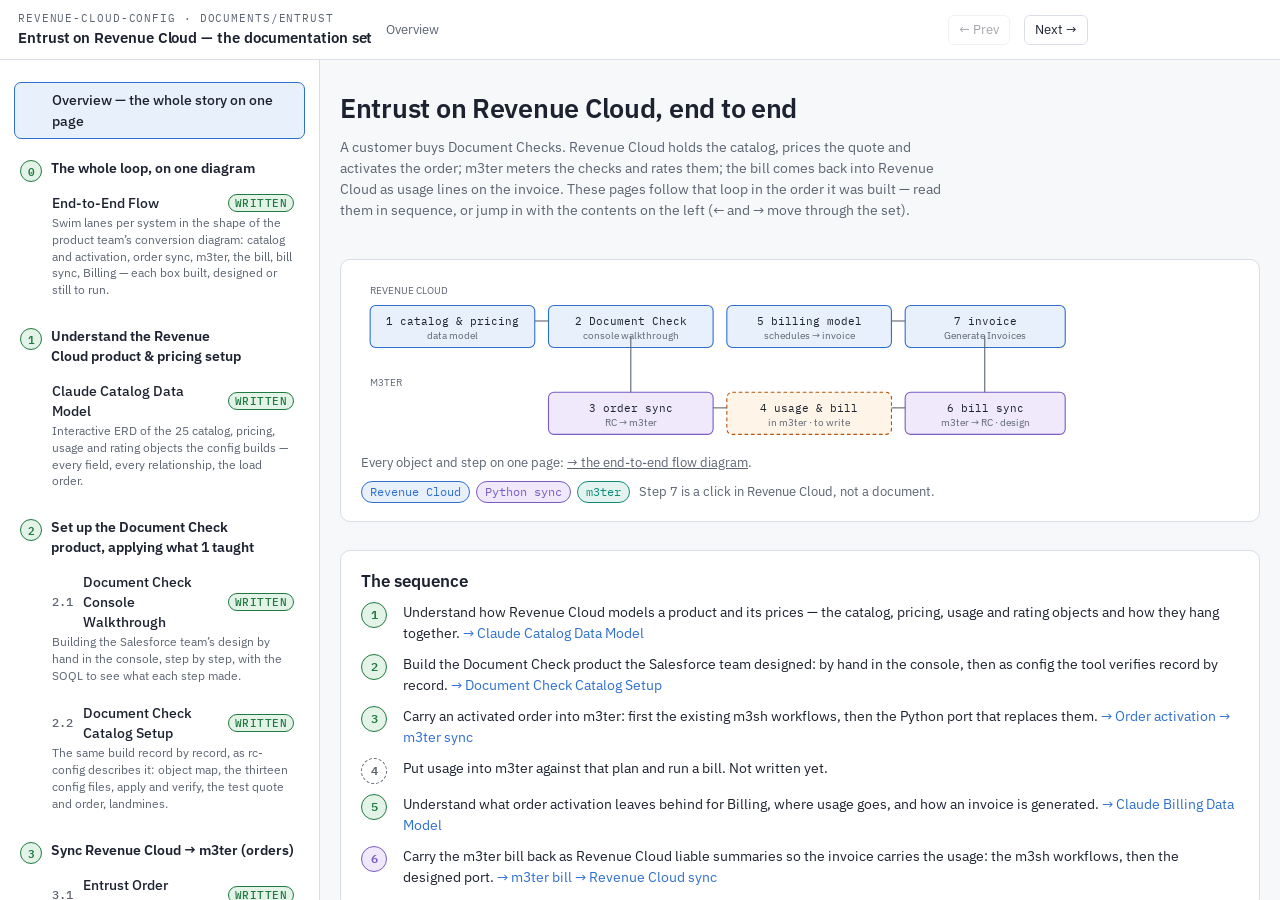
<file: customers/entrust/docs/index.html>
<!doctype html>
<html lang="en">
<head>
<meta charset="utf-8">
<meta name="viewport" content="width=device-width, initial-scale=1">
<title>Entrust on Revenue Cloud</title>
<meta name="description" content="The end-to-end documentation set for Entrust on Revenue Cloud: catalog and pricing, the Document Check product, the order sync to m3ter, usage and billing, and the bill sync back. One page per step, in sequence.">
<link rel="stylesheet" href="https://fonts.googleapis.com/css2?family=IBM+Plex+Sans:wght@400;500;600&family=IBM+Plex+Mono:wght@400;500&display=swap">
<style>
/* Same palette as the design pages: blue = Salesforce / Revenue Cloud, teal = m3ter, purple = Python, grey = supporting. */
:root {
  --bg:#f7f8fa; --fg:#1c2230; --fg-2:#5b6472; --line:#d9dee6; --card:#ffffff; --side:#ffffff;
  --sf:#2f6fcf; --sf-bg:#e8f0fb; --m3:#0f8a7a; --m3-bg:#e3f4f0; --ctl:#7a5cc4; --ctl-bg:#efe9fb;
  --st:#6b7280; --st-bg:#eef0f3; --warn:#b4530a; --warn-bg:#fff4e8; --ok:#1f7a3f; --ok-bg:#e3f3e8;
  --accent:#c2600f; --code-bg:#eef0f3;
  --display:"IBM Plex Sans",ui-sans-serif,system-ui,sans-serif; --mono:"IBM Plex Mono",ui-monospace,SFMono-Regular,Menlo,monospace;
  --sidebar:320px;
}
@media (prefers-color-scheme: dark) { :root:not([data-theme="light"]) {
  --bg:#13171d; --fg:#e6e9ee; --fg-2:#9aa3b0; --line:#2b323c; --card:#1b2028; --side:#1b2028;
  --sf:#7fb0f0; --sf-bg:#1a2a44; --m3:#4fcdb8; --m3-bg:#133530; --ctl:#b59cf0; --ctl-bg:#2a2340;
  --st:#9aa3b0; --st-bg:#242a33; --warn:#f0a05a; --warn-bg:#3a2816; --ok:#6fd49a; --ok-bg:#163a26;
  --accent:#f0a05a; --code-bg:#242a33; color-scheme:dark } }
:root[data-theme="dark"] {
  --bg:#13171d; --fg:#e6e9ee; --fg-2:#9aa3b0; --line:#2b323c; --card:#1b2028; --side:#1b2028;
  --sf:#7fb0f0; --sf-bg:#1a2a44; --m3:#4fcdb8; --m3-bg:#133530; --ctl:#b59cf0; --ctl-bg:#2a2340;
  --st:#9aa3b0; --st-bg:#242a33; --warn:#f0a05a; --warn-bg:#3a2816; --ok:#6fd49a; --ok-bg:#163a26;
  --accent:#f0a05a; --code-bg:#242a33; color-scheme:dark }
* { box-sizing:border-box }
html, body { height:100%; margin:0 }
body { background:var(--bg); color:var(--fg); font-family:var(--display); font-size:14px; line-height:1.5; display:flex; flex-direction:column }
a { color:inherit }
code { font-family:var(--mono); font-size:.86em; background:var(--code-bg); padding:1px 5px; border-radius:4px }
button { font:inherit; color:inherit; cursor:pointer }
:focus-visible { outline:2px solid var(--sf); outline-offset:2px }

/* ---------- top bar ---------- */
.top { flex:none; display:flex; align-items:center; gap:14px; padding:10px 18px; background:var(--side); border-bottom:1px solid var(--line) }
.top h1 { margin:0; font-size:15px; font-weight:600; letter-spacing:-.005em; white-space:nowrap }
.top .eyebrow { font-family:var(--mono); font-size:.7rem; letter-spacing:.08em; text-transform:uppercase; color:var(--fg-2); white-space:nowrap }
.top .where { flex:1; min-width:0; font-size:13px; color:var(--fg-2); overflow:hidden; text-overflow:ellipsis; white-space:nowrap }
.top .where b { color:var(--fg); font-weight:600 }
.btn { height:30px; padding:0 10px; border:1px solid var(--line); border-radius:6px; background:var(--card); white-space:nowrap; font-size:13px }
.btn:hover { border-color:var(--fg-2) }
.btn[disabled] { opacity:.4; cursor:default }
.btn.menu { display:none }

/* ---------- layout ---------- */
.shell { flex:1; min-height:0; display:flex }
nav { flex:none; width:var(--sidebar); overflow-y:auto; background:var(--side); border-right:1px solid var(--line); padding:14px 0 24px }
nav .grp { padding:6px 14px 2px }
nav .grp > .h { display:flex; align-items:baseline; gap:9px; padding:8px 6px 4px; color:var(--fg); font-weight:600; font-size:13.5px; text-wrap:balance }
nav .n { flex:none; width:22px; height:22px; border-radius:50%; border:1.5px solid var(--fg-2); color:var(--fg-2); font:600 11px/19px var(--mono); text-align:center; position:relative; top:3px }
nav .n.done { background:var(--ok-bg); border-color:var(--ok); color:var(--ok) }
nav .n.design { background:var(--ctl-bg); border-color:var(--ctl); color:var(--ctl) }
nav .n.todo { border-style:dashed }
nav .item { display:block; width:100%; text-align:left; margin:2px 0; padding:7px 10px 7px 37px; border:1px solid transparent; border-radius:7px; background:none; color:var(--fg) }
nav .item:hover { background:var(--st-bg) }
nav .item[aria-current="page"] { background:var(--sf-bg); border-color:var(--sf) }
nav .item .t { display:flex; align-items:center; gap:8px; font-weight:500; font-size:13.5px }
nav .item .sub { font-family:var(--mono); font-size:.72rem; color:var(--fg-2); margin-right:2px }
nav .item .d { display:block; font-size:12px; color:var(--fg-2); margin-top:2px; line-height:1.4 }
.tag { display:inline-block; font-family:var(--mono); font-size:.66rem; letter-spacing:.04em; text-transform:uppercase; padding:0 6px; border-radius:999px; border:1px solid currentColor; line-height:16px; margin-left:auto; flex:none }
.tag.done { color:var(--ok); background:var(--ok-bg) } .tag.design { color:var(--ctl); background:var(--ctl-bg) }
.tag.todo { color:var(--warn); background:var(--warn-bg) } .tag.earlier { color:var(--st); background:var(--st-bg) }
nav .side { padding:16px 20px 0; font-size:12px; color:var(--fg-2) }
nav .side a { color:var(--fg-2) }

.view { flex:1; min-width:0; position:relative; background:var(--bg) }
.view iframe { position:absolute; inset:0; width:100%; height:100%; border:0; background:var(--bg) }
.view .page { position:absolute; inset:0; overflow-y:auto; padding:28px 20px 60px }
.page main { max-width:960px; margin:0 auto; display:grid; gap:28px }
.page h2 { font-size:1.7rem; font-weight:600; margin:0; letter-spacing:-.01em; text-wrap:balance }
.page h3 { font-size:1.05rem; font-weight:600; margin:0 0 8px }
.page p { margin:0 0 10px; max-width:78ch }
.card { background:var(--card); border:1px solid var(--line); border-radius:10px; padding:18px 20px }
.card.open { border-color:var(--warn); background:var(--warn-bg) }
.grid2 { display:grid; grid-template-columns:repeat(auto-fit, minmax(280px, 1fr)); gap:14px }
.steps { list-style:none; margin:0; padding:0; display:grid; gap:10px }
.steps li { display:grid; grid-template-columns:30px 1fr; gap:12px; align-items:start }
.steps .n { width:26px; height:26px; border-radius:50%; border:1.5px solid var(--fg-2); color:var(--fg-2); font:600 12px/23px var(--mono); text-align:center }
.steps .n.done { background:var(--ok-bg); border-color:var(--ok); color:var(--ok) }
.steps .n.design { background:var(--ctl-bg); border-color:var(--ctl); color:var(--ctl) }
.steps .n.todo { border-style:dashed }
.steps b { font-weight:600 }
.steps a { color:var(--sf); text-decoration:none } .steps a:hover { text-decoration:underline }
.pill { display:inline-block; font-family:var(--mono); font-size:.72rem; padding:1px 8px; border-radius:999px; border:1px solid currentColor; margin-right:6px }
.pill.sf { background:var(--sf-bg); color:var(--sf) } .pill.m3 { background:var(--m3-bg); color:var(--m3) } .pill.ctl { background:var(--ctl-bg); color:var(--ctl) }
svg { width:100%; height:auto; display:block }
svg text { font-family:var(--display); font-size:13px; fill:var(--fg) }
svg text.mono { font-family:var(--mono); font-size:11.5px }
svg text.small { font-size:11px; fill:var(--fg-2) }
svg .box { stroke-width:1.2 }
svg .box.sf { fill:var(--sf-bg); stroke:var(--sf) } svg .box.m3 { fill:var(--m3-bg); stroke:var(--m3) } svg .box.ctl { fill:var(--ctl-bg); stroke:var(--ctl) }
svg .box.todo { fill:var(--warn-bg); stroke:var(--warn); stroke-dasharray:4 3 }
svg .edge { fill:none; stroke:var(--fg-2); stroke-width:1.2 }
.muted { color:var(--fg-2) }

@media (max-width: 860px) {
  .top { gap:10px; padding:8px 12px }
  .top .where { display:none }
  .btn.menu { display:inline-block }
  nav { position:absolute; left:0; top:0; bottom:0; z-index:5; width:min(var(--sidebar), 88vw); transform:translateX(-102%); transition:transform .15s; box-shadow:6px 0 24px rgba(0,0,0,.12) }
  nav.open { transform:none }
  .shell { position:relative }
}
@media (prefers-reduced-motion: reduce) { nav { transition:none } }
</style>
</head>
<body>

<div class="top">
  <button class="btn menu" id="menu" aria-label="Open the contents">☰ Contents</button>
  <div>
    <div class="eyebrow">revenue-cloud-config · documents/entrust</div>
    <h1>Entrust on Revenue Cloud — the documentation set</h1>
  </div>
  <div class="where" id="where"></div>
  <button class="btn" id="prev" title="Previous page (←)">← Prev</button>
  <button class="btn" id="next" title="Next page (→)">Next →</button>
  <a class="btn" id="raw" href="#" target="_blank" rel="noopener" style="text-decoration:none; line-height:28px">Open page on its own ↗</a>
</div>

<div class="shell">
  <nav id="nav" aria-label="Contents"></nav>
  <div class="view" id="view"></div>
</div>

<script>
(function () {
  'use strict';
  /* The sequence. Each page is a self-contained HTML file in this folder; the reader loads it in an iframe.
     status: done = written and current · design = written, the code is not · todo = not yet written */
  const GROUPS = [
    { n: 0, title: 'The whole loop, on one diagram', status: 'done', pages: [
      { id: 'end-to-end', file: 'end-to-end-flow.html', title: 'End-to-End Flow', status: 'done',
        desc: 'Swim lanes per system in the shape of the product team\u2019s conversion diagram: catalog and activation, order sync, m3ter, the bill, bill sync, Billing \u2014 each box built, designed or still to run.' } ] },
    { n: 1, title: 'Understand the Revenue Cloud product & pricing setup', status: 'done', pages: [
      { id: 'catalog-data-model', file: 'claude-catalog-data-model.html', title: 'Claude Catalog Data Model', status: 'done',
        desc: 'Interactive ERD of the 25 catalog, pricing, usage and rating objects the config builds — every field, every relationship, the load order.' } ] },
    { n: 2, title: 'Set up the Document Check product, applying what 1 taught', status: 'done', pages: [
      { id: 'console-walkthrough', file: 'document-check-console-walkthrough.html', title: 'Document Check Console Walkthrough', sub: '2.1', status: 'done',
        desc: 'Building the Salesforce team’s design by hand in the console, step by step, with the SOQL to see what each step made.' },
      { id: 'catalog-setup-guide', file: 'verification-catalog-setup-guide.html', title: 'Document Check Catalog Setup', sub: '2.2', status: 'done',
        desc: 'The same build record by record, as rc-config describes it: object map, the thirteen config files, apply and verify, the test quote and order, landmines.' } ] },
    { n: 3, title: 'Sync Revenue Cloud → m3ter (orders)', status: 'done', pages: [
      { id: 'order-handler-structure', file: 'entrust-order-handler-structure.html', title: 'Entrust Order Handler', sub: '3.1', status: 'done',
        desc: 'The existing m3sh workflows: how the eight exported workflows turn a Salesforce order into m3ter accounts, plans and balances.' },
      { id: 'order-sync-design', file: 'order-sync-design.html', title: 'Order activation → m3ter sync', sub: '3.2', status: 'done',
        desc: 'The Python port (demoscripts/ordersync): five bricks, the Salesforce → m3ter mapping tables, and the decisions behind them.' } ] },
    { n: 4, title: 'Usage into m3ter, and running a bill', status: 'todo', pages: [
      { id: 'usage-and-bill', file: null, title: 'Usage into m3ter and the first bill', status: 'todo',
        desc: 'Placeholder: how usage events reach m3ter, how the plan rates them, and what the resulting bill looks like.' } ] },
    { n: 5, title: 'Understand the Revenue Cloud Billing data model', status: 'done', pages: [
      { id: 'billing-data-model', file: 'claude-billing-data-model.html', title: 'Claude Billing Data Model', status: 'done',
        desc: 'Interactive ERD of the 29 objects between an activated order and a posted invoice, with a stage strip: setup → order → activation → usage → invoice.' } ] },
    { n: 6, title: 'Sync m3ter → Revenue Cloud Billing (bills)', status: 'design', pages: [
      { id: 'usage-data-structure', file: 'entrust-usage-data-structure.html', title: 'Entrust Usage Data Sync', sub: '6.1', status: 'done',
        desc: 'The existing m3sh workflows: how four exported workflows turn one m3ter bill into Revenue Cloud’s usage chain, and what to settle before porting them.' },
      { id: 'bill-sync-design', file: 'bill-sync-design.html', title: 'm3ter bill → Revenue Cloud sync', sub: '6.2', status: 'design',
        desc: 'The Python port (demoscripts/billsync), designed and not yet built: eight bricks, the m3ter → Salesforce mapping tables, the open decisions.' } ] },
  ];
  const PAGES = GROUPS.flatMap(g => g.pages.map(p => ({ ...p, group: g })));
  const BY_ID = Object.fromEntries(PAGES.map(p => [p.id, p]));
  const TAG = { done: 'written', design: 'design', todo: 'not yet', earlier: 'earlier' };

  const nav = document.getElementById('nav'), view = document.getElementById('view'), where = document.getElementById('where');
  const prev = document.getElementById('prev'), next = document.getElementById('next'), raw = document.getElementById('raw');
  const h = (tag, attrs, ...kids) => { const el = document.createElement(tag); for (const [k, v] of Object.entries(attrs || {})) { if (k === 'class') el.className = v; else if (k.startsWith('on')) el.addEventListener(k.slice(2), v); else el.setAttribute(k, v); } for (const kid of kids.flat()) if (kid != null) el.append(kid.nodeType ? kid : document.createTextNode(kid)); return el; };

  function renderNav(current) {
    nav.replaceChildren(
      h('div', { class: 'grp' }, h('button', { class: 'item', 'aria-current': current === 'home' ? 'page' : null, onclick: () => go('home') }, h('span', { class: 't' }, 'Overview — the whole story on one page'))),
      ...GROUPS.map(g => h('div', { class: 'grp' },
        h('div', { class: 'h' }, h('span', { class: 'n ' + g.status }, String(g.n)), h('span', null, g.title)),
        ...g.pages.map(p => h('button', { class: 'item', 'aria-current': current === p.id ? 'page' : null, onclick: () => go(p.id) },
          h('span', { class: 't' }, p.sub ? h('span', { class: 'sub' }, p.sub) : null, p.title, h('span', { class: 'tag ' + p.status }, TAG[p.status])),
          h('span', { class: 'd' }, p.desc))))),
      h('div', { class: 'side' }, 'Every page is a file in this folder and works on its own; the ', h('code', null, 'README.md'), ' at the repo root is the running log behind them.'));
    // remove the null attributes h() set as the string "null"
    nav.querySelectorAll('[aria-current="null"]').forEach(el => el.removeAttribute('aria-current'));
  }

  function home() {
    const svgNS = 'http://www.w3.org/2000/svg';
    const S = (tag, attrs, ...kids) => { const el = document.createElementNS(svgNS, tag); for (const [k, v] of Object.entries(attrs || {})) el.setAttribute(k, v); for (const kid of kids.flat()) el.append(kid.nodeType ? kid : document.createTextNode(kid)); return el; };
    const box = (x, y, w, t, cls, sub) => [S('rect', { x, y, width: w, height: sub ? 46 : 34, rx: 6, class: 'box ' + cls }), S('text', { x: x + w / 2, y: y + 21, 'text-anchor': 'middle', class: 'mono' }, t), sub ? S('text', { x: x + w / 2, y: y + 37, 'text-anchor': 'middle', class: 'small' }, sub) : null];
    const svg = S('svg', { viewBox: '0 0 960 180', role: 'img', 'aria-label': 'The six steps: catalog, product, order sync, usage and bill, billing model, bill sync' },
      S('text', { x: 10, y: 18, class: 'small' }, 'REVENUE CLOUD'), S('text', { x: 10, y: 118, class: 'small' }, 'M3TER'),
      box(10, 30, 180, '1  catalog & pricing', 'sf', 'data model'), box(205, 30, 180, '2  Document Check', 'sf', 'console walkthrough'),
      box(400, 30, 180, '5  billing model', 'sf', 'schedules → invoice'), box(595, 30, 175, '7  invoice', 'sf', 'Generate Invoices'),
      box(205, 125, 180, '3  order sync', 'ctl', 'RC → m3ter'), box(400, 125, 180, '4  usage & bill', 'todo', 'in m3ter · to write'),
      box(595, 125, 175, '6  bill sync', 'ctl', 'm3ter → RC · design'),
      S('path', { d: 'M190 47 L205 47', class: 'edge' }), S('path', { d: 'M295 64 L295 125', class: 'edge' }), S('path', { d: 'M385 142 L400 142', class: 'edge' }),
      S('path', { d: 'M580 142 L595 142', class: 'edge' }), S('path', { d: 'M682 125 L682 64', class: 'edge' }), S('path', { d: 'M580 47 L595 47', class: 'edge' }));
    const li = (n, status, text, id) => h('li', null, h('span', { class: 'n ' + status }, String(n)), h('span', null, ...text, id ? [' ', h('a', { href: '#' + id }, '→ ' + BY_ID[id].title)] : null));
    return h('div', { class: 'page' }, h('main', null,
      h('div', null, h('h2', null, 'Entrust on Revenue Cloud, end to end'),
        h('p', { class: 'muted', style: 'margin-top:8px' }, 'A customer buys Document Checks. Revenue Cloud holds the catalog, prices the quote and activates the order; m3ter meters the checks and rates them; the bill comes back into Revenue Cloud as usage lines on the invoice. These pages follow that loop in the order it was built — read them in sequence, or jump in with the contents on the left (← and → move through the set).')),
      h('div', { class: 'card' }, svg,
        h('p', { class: 'muted', style: 'font-size:12.5px; margin:10px 0 0' }, 'Every object and step on one page: ', h('a', { href: '#end-to-end' }, '→ the end-to-end flow diagram'), '.'),
        h('p', { class: 'muted', style: 'font-size:12.5px; margin:10px 0 0' }, h('span', { class: 'pill sf' }, 'Revenue Cloud'), h('span', { class: 'pill ctl' }, 'Python sync'), h('span', { class: 'pill m3' }, 'm3ter'), ' Step 7 is a click in Revenue Cloud, not a document.')),
      h('div', { class: 'card' }, h('h3', null, 'The sequence'),
        h('ol', { class: 'steps' },
          li(1, 'done', ['Understand how Revenue Cloud models a product and its prices — the catalog, pricing, usage and rating objects and how they hang together.'], 'catalog-data-model'),
          li(2, 'done', ['Build the Document Check product the Salesforce team designed: by hand in the console, then as config the tool verifies record by record.'], 'catalog-setup-guide'),
          li(3, 'done', ['Carry an activated order into m3ter: first the existing m3sh workflows, then the Python port that replaces them.'], 'order-sync-design'),
          li(4, 'todo', ['Put usage into m3ter against that plan and run a bill. Not written yet.'], null),
          li(5, 'done', ['Understand what order activation leaves behind for Billing, where usage goes, and how an invoice is generated.'], 'billing-data-model'),
          li(6, 'design', ['Carry the m3ter bill back as Revenue Cloud liable summaries so the invoice carries the usage: the m3sh workflows, then the designed port.'], 'bill-sync-design'))),
      h('div', { class: 'grid2' },
        h('div', { class: 'card' }, h('h3', null, 'Where things stand (20 Oct 2026)'),
          h('p', null, 'Order 00000102 is activated with its asset, wallet and seven billing schedules; a draft invoice DOC-000000001 bills the 1,000 USD flat line. The order sync has created the Acme account, plan, six pricings and the attachment in m3ter. Six usage summaries have been written for the first period. The bill sync is designed and waits on the first m3ter bill.')),
        h('div', { class: 'card open' }, h('h3', null, 'Open questions the next steps answer'),
          h('p', null, 'Which commitment card a quote line uses (both reach the asset today). Whether a liable summary must point at the parent or the child bucket. Whether a liable summary with no usage summary behind it is invoiced. Rates per country as region bands rather than USA / ANY.')))));
  }

  function placeholder(p) {
    return h('div', { class: 'page' }, h('main', null,
      h('div', null, h('span', { class: 'tag todo', style: 'margin:0 0 10px' }, 'not yet written'), h('h2', null, p.title)),
      h('div', { class: 'card open' }, h('h3', null, 'What this page will cover'),
        h('ul', null,
          h('li', null, 'How usage events for Document Checks reach m3ter (the meter, the ingest path, the fields each event carries) against the plan the order sync attached.'),
          h('li', null, 'How m3ter rates them: the aggregations per feature, the country segment, the negotiated pricings, and where a commitment Balance would sit.'),
          h('li', null, 'Running the first bill for Acme and reading it: line items, service period, the quantities and amounts the bill sync (step 6) will carry back.')),
        h('p', { class: 'muted' }, 'Until it exists, the m3ter side is described in passing by ', h('a', { href: '#order-sync-design' }, 'the order sync'), ' (what it creates in m3ter) and ', h('a', { href: '#usage-data-structure' }, 'the usage data workflows'), ' (what a bill contains when it arrives).'))));
  }

  let current = null;
  function go(id) { if (location.hash !== '#' + id) location.hash = id; else route(); }
  function route() {
    const id = (location.hash || '#home').slice(1);
    const p = BY_ID[id];
    current = p ? id : 'home';
    renderNav(current);
    view.replaceChildren(!p ? home() : p.file ? h('iframe', { src: p.file, title: p.title }) : placeholder(p));
    const i = p ? PAGES.indexOf(p) : -1;
    prev.disabled = i <= 0 && !p ? true : false;
    prev.onclick = () => go(i <= 0 ? 'home' : PAGES[i - 1].id);
    next.disabled = i >= PAGES.length - 1;
    next.onclick = () => go(i < 0 ? PAGES[0].id : PAGES[i + 1].id);
    raw.href = p && p.file ? p.file : '#home'; raw.style.visibility = p && p.file ? 'visible' : 'hidden';
    where.replaceChildren(p ? h('span', null, 'Step ', h('b', null, String(p.group.n) + (p.sub ? ' · ' + p.sub : '')), ' — ', h('b', null, p.title)) : 'Overview');
    document.title = (p ? p.title + ' · ' : '') + 'Entrust on Revenue Cloud';
    nav.classList.remove('open');
  }
  window.addEventListener('hashchange', route);
  window.addEventListener('keydown', ev => { if (ev.target.closest('input, textarea')) return; if (ev.key === 'ArrowLeft' && !prev.disabled) prev.click(); if (ev.key === 'ArrowRight' && !next.disabled) next.click(); });
  document.getElementById('menu').addEventListener('click', () => nav.classList.toggle('open'));
  route();
})();
</script>
</body>
</html>
</file>
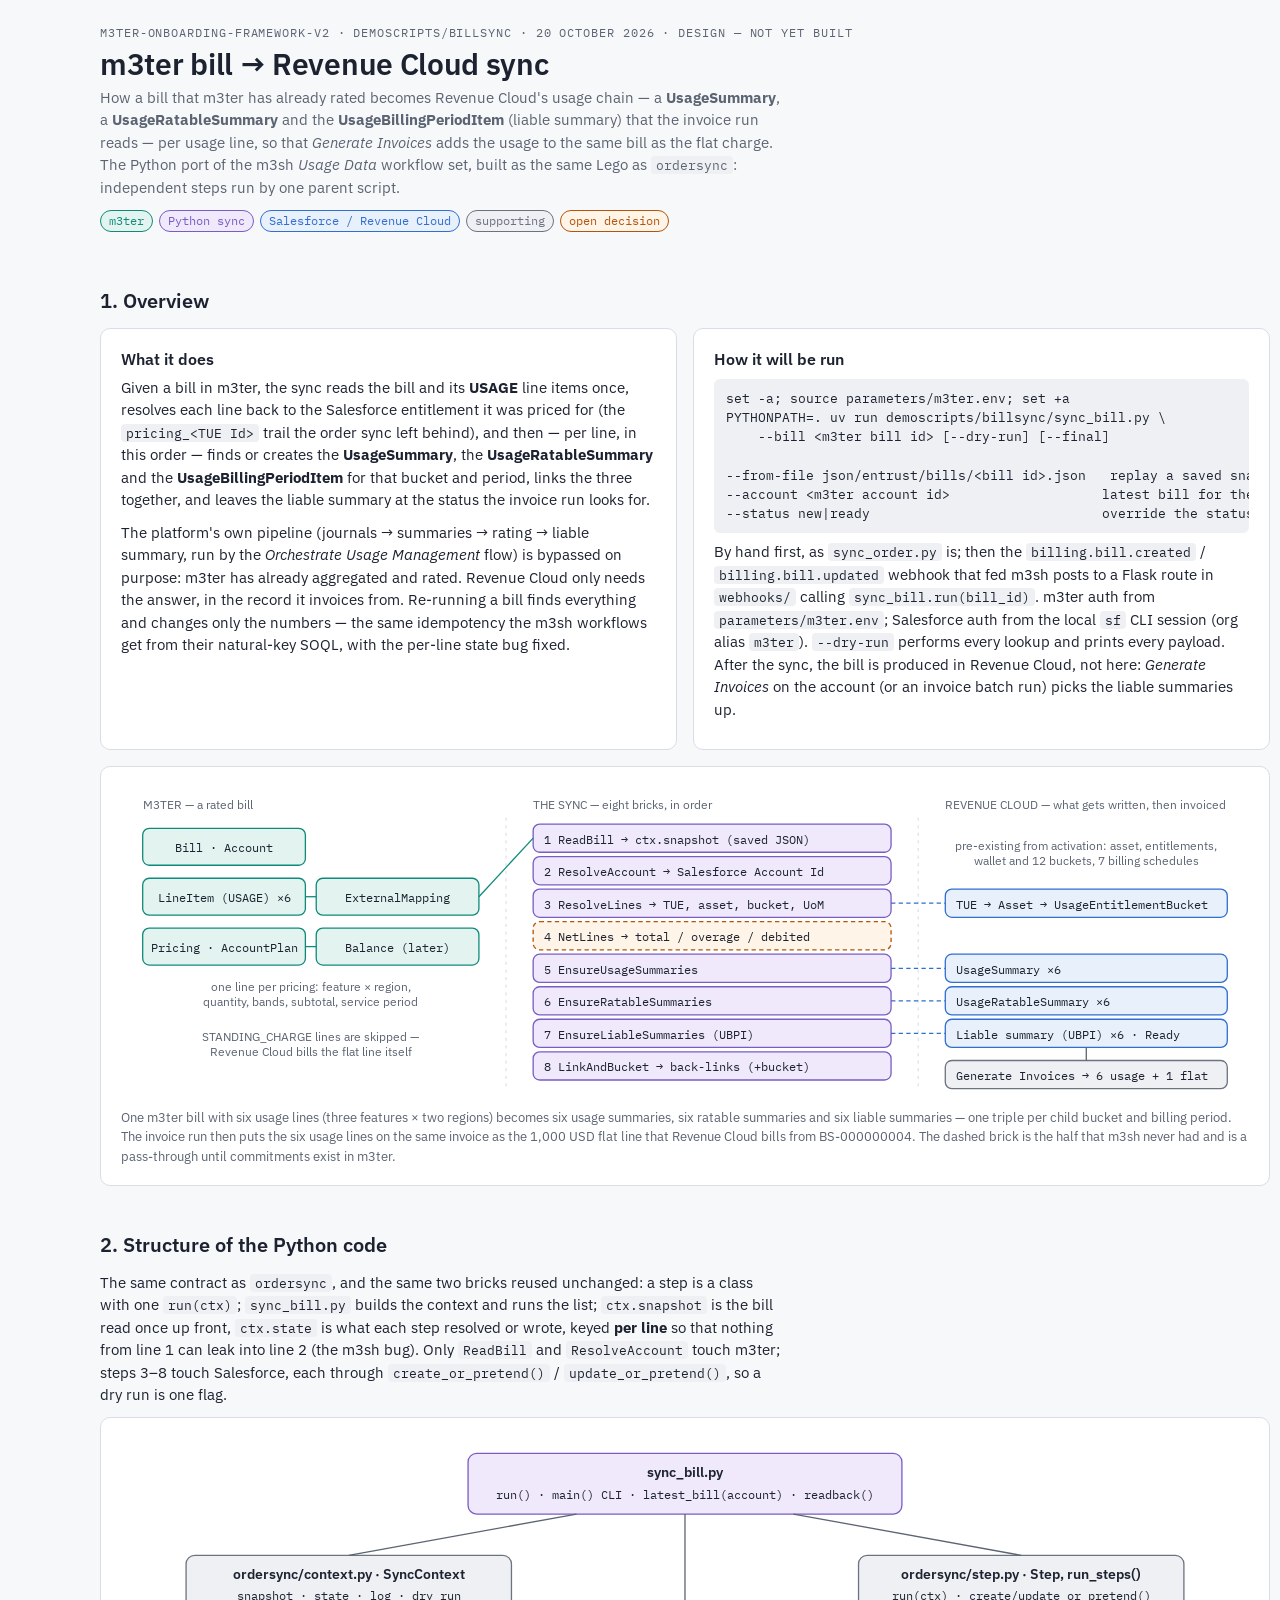
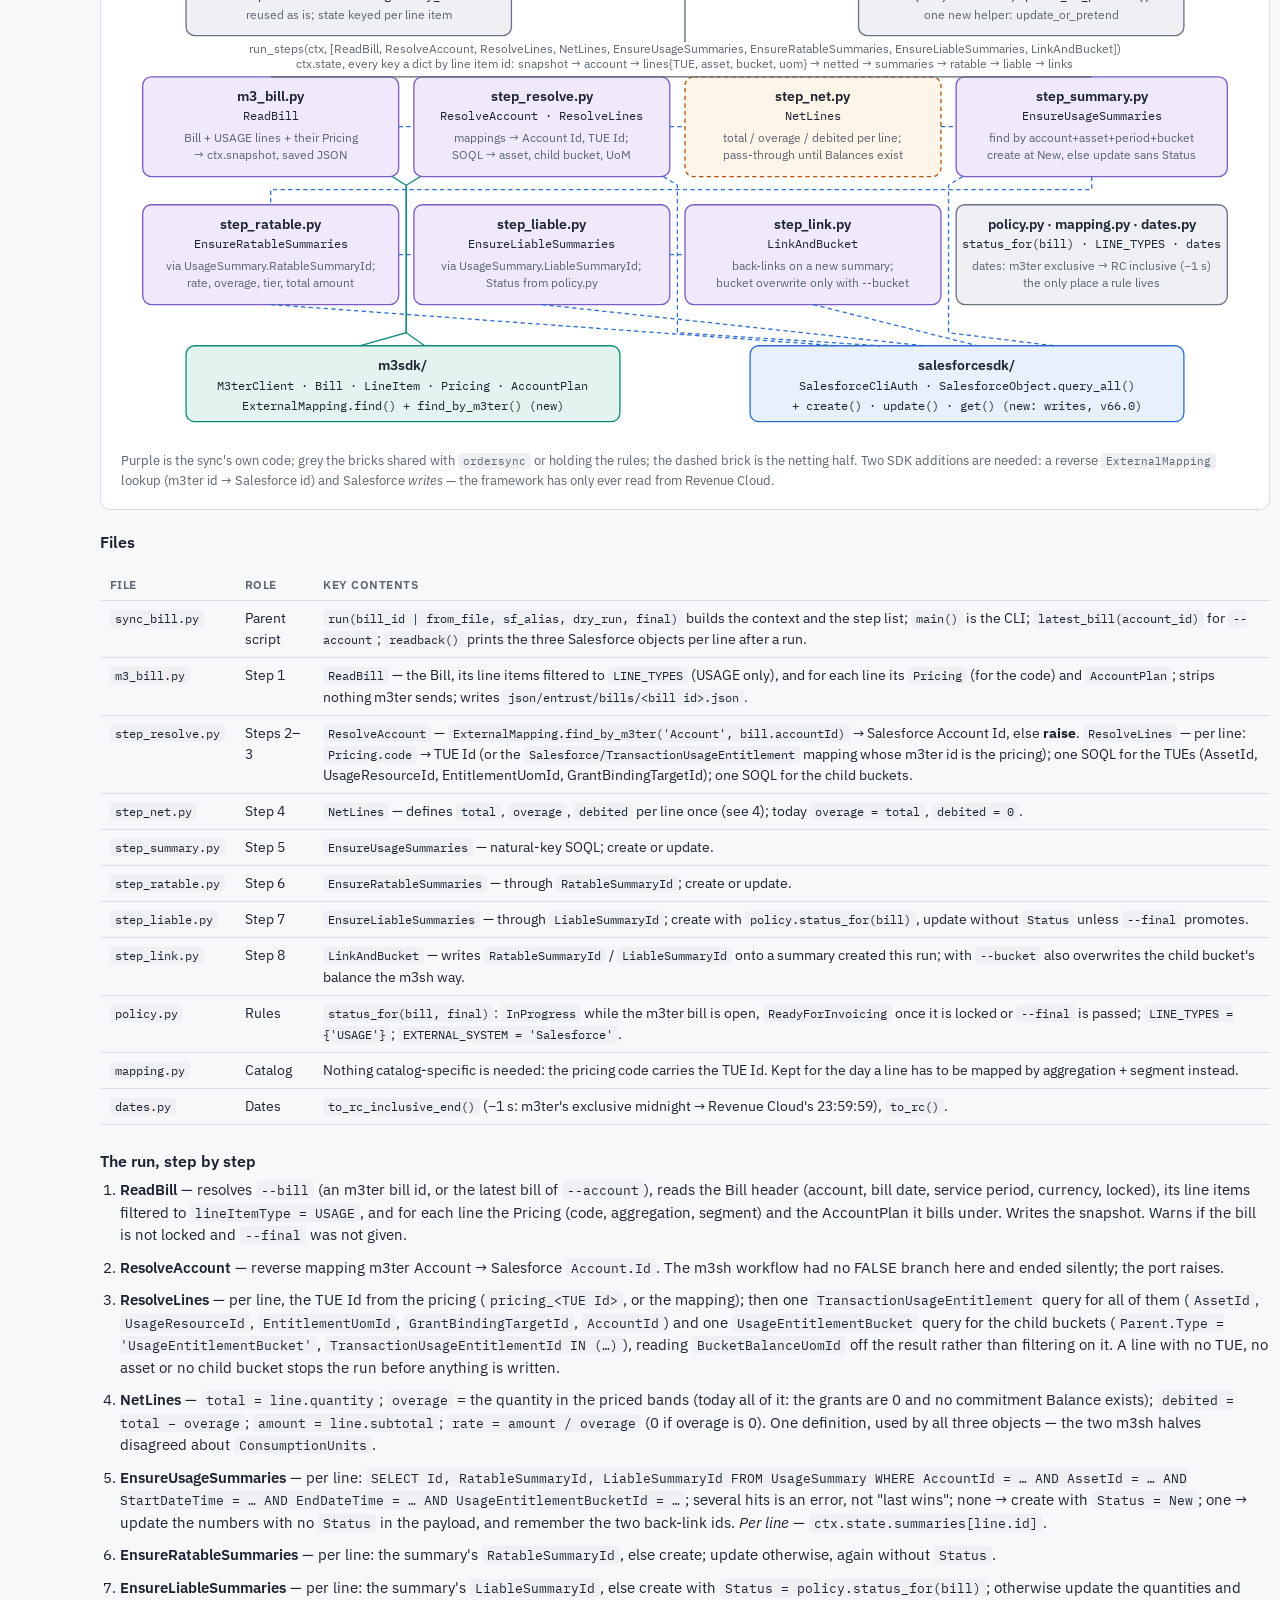
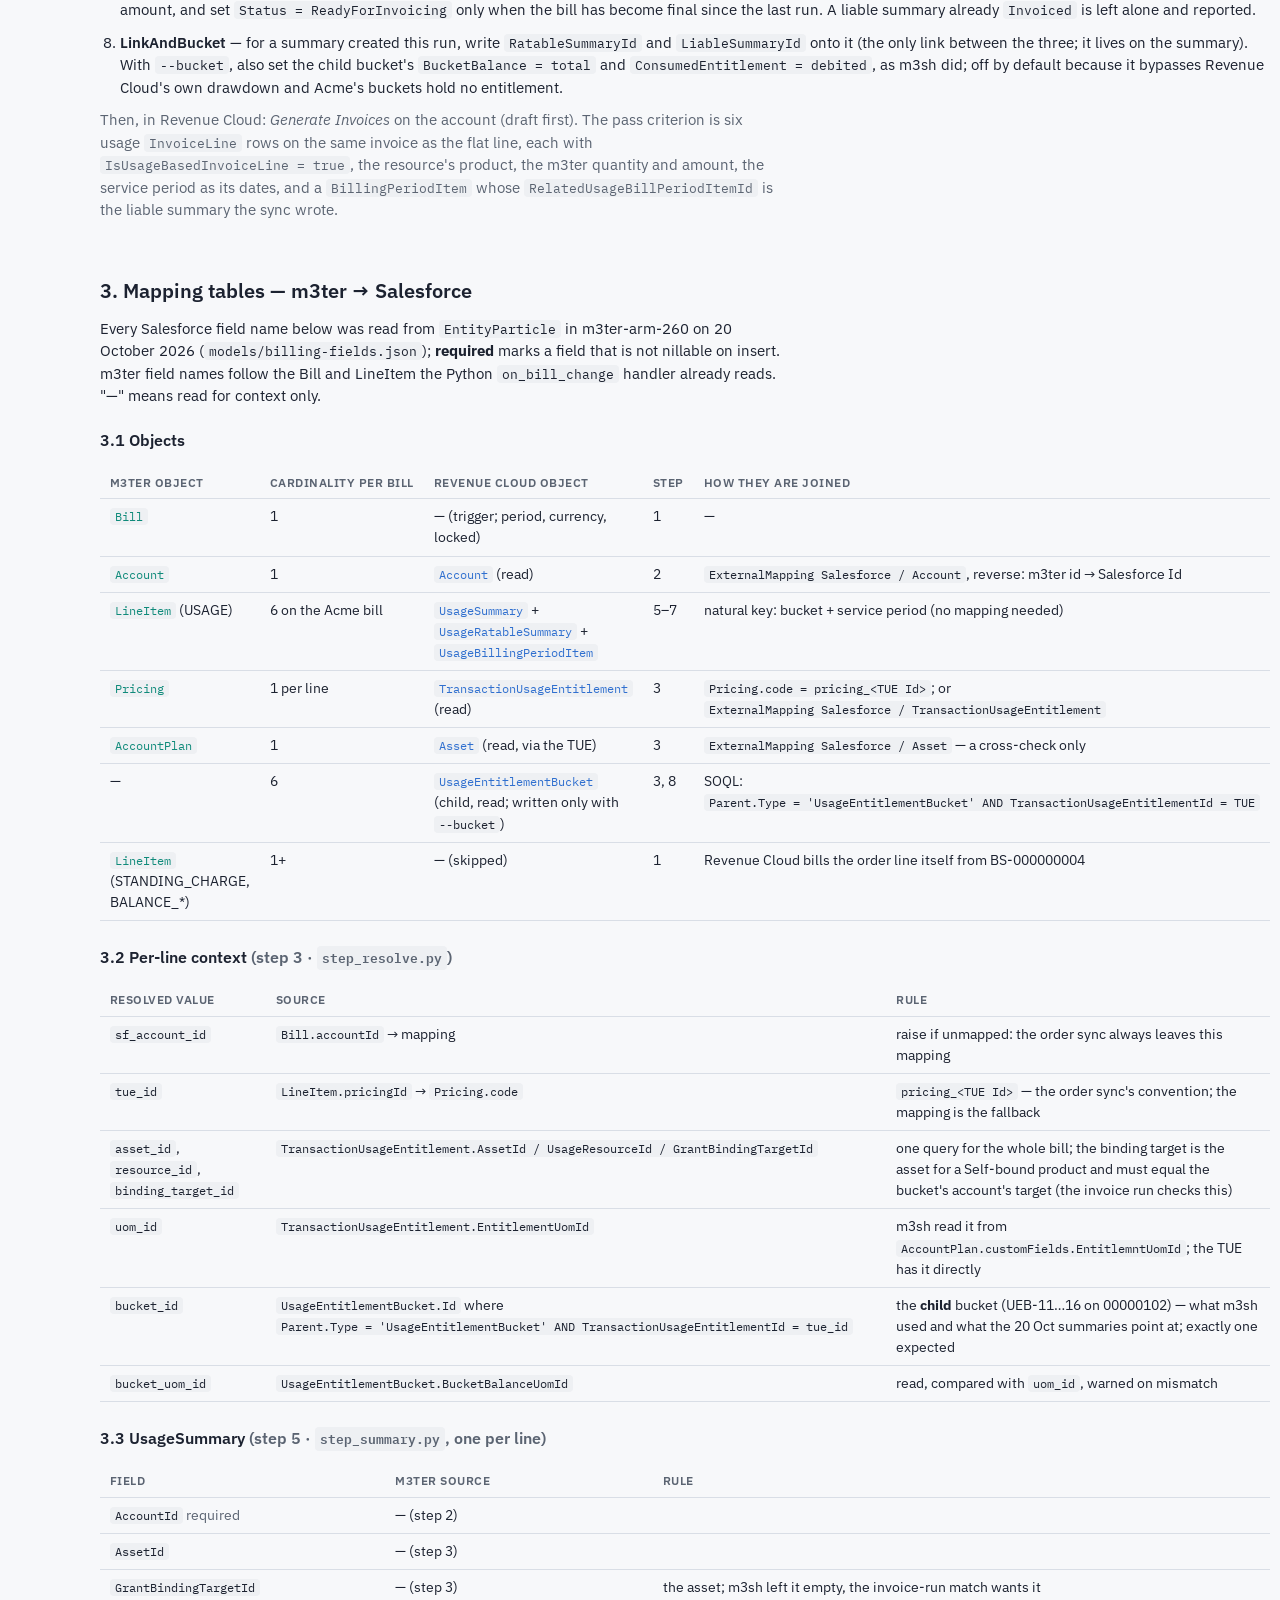
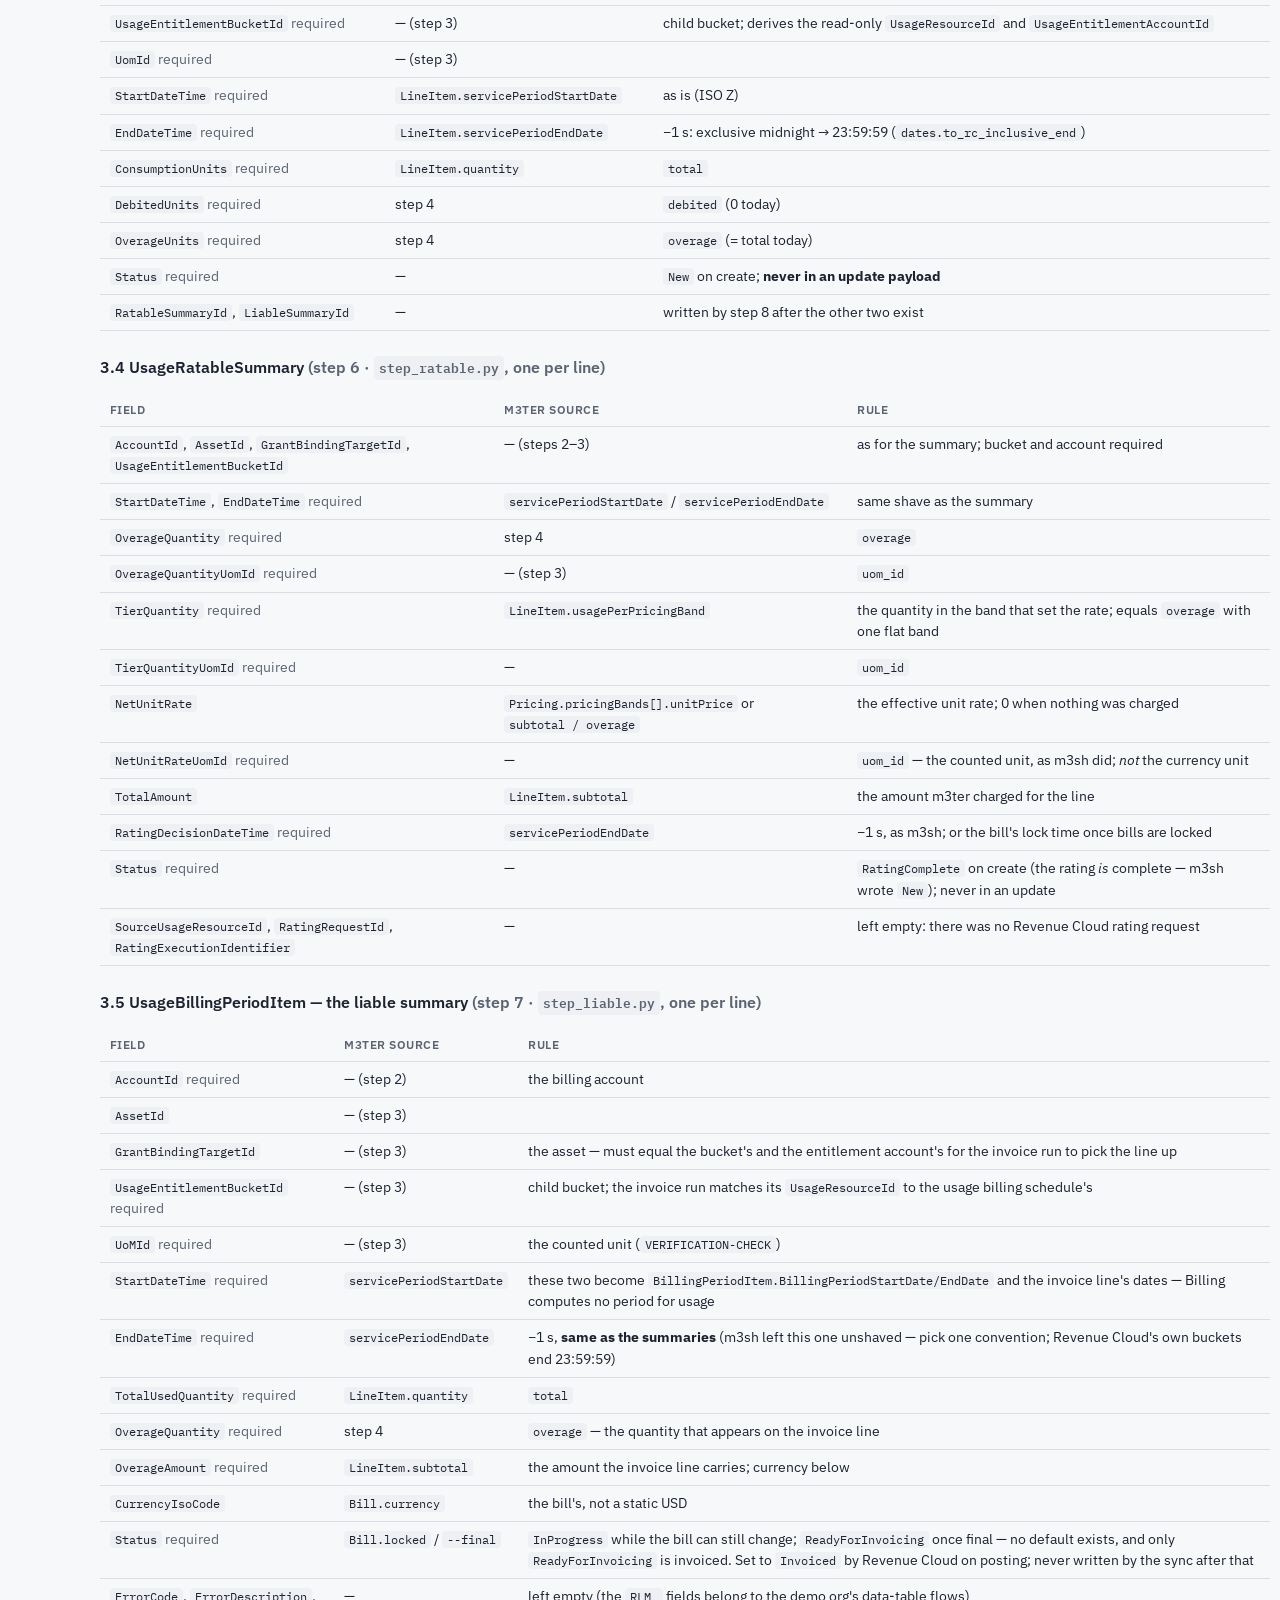
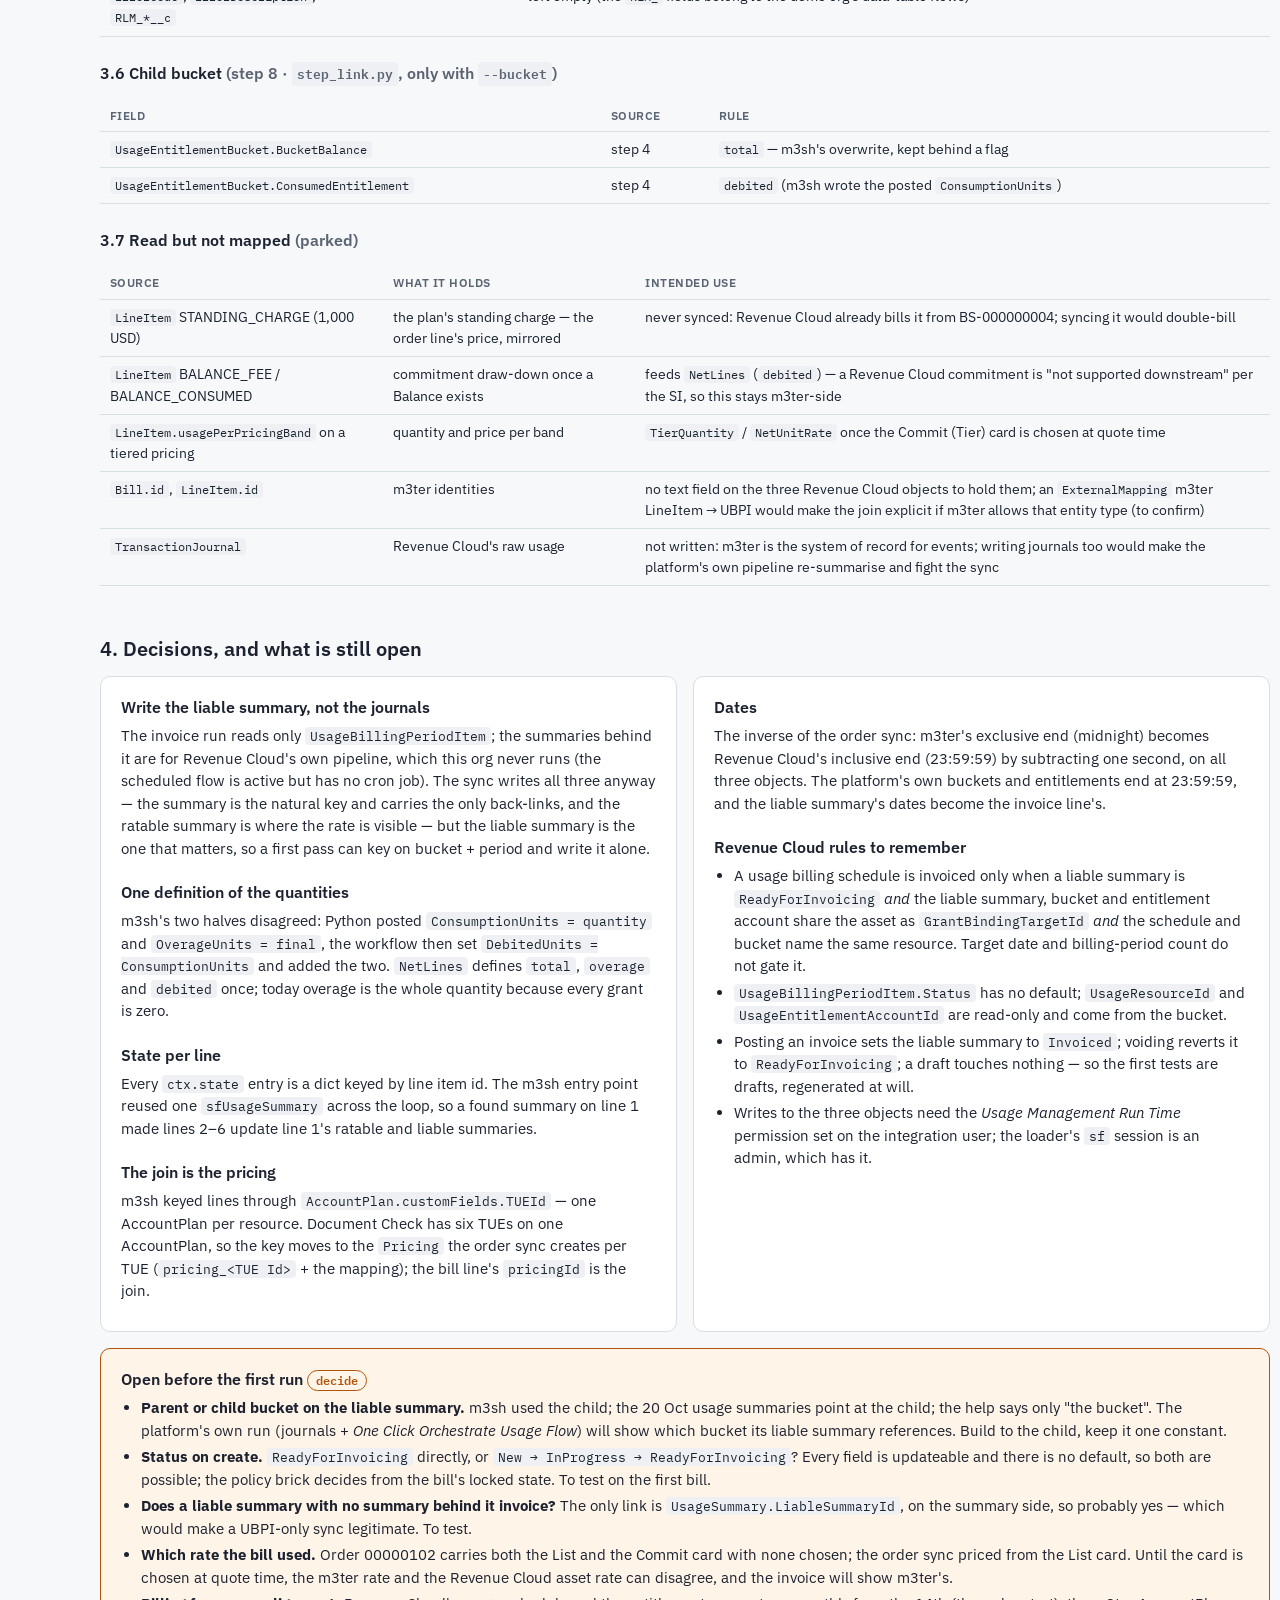
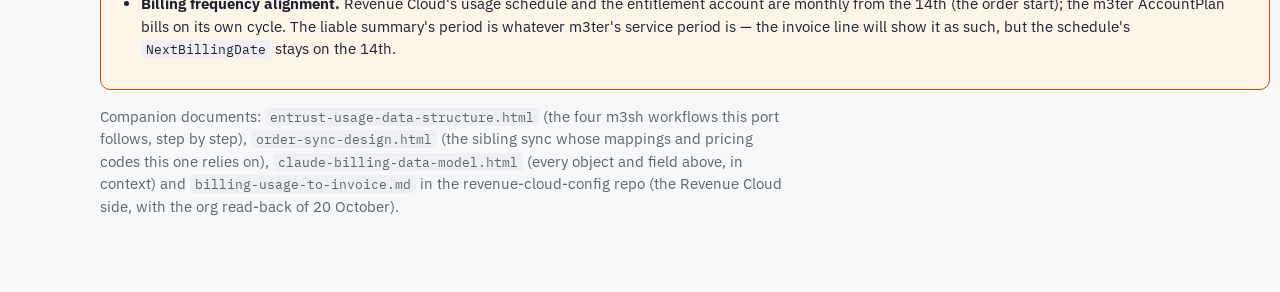
<file: customers/entrust/docs/bill-sync-design.html>
<!doctype html>
<html lang="en">
<head>
<meta charset="utf-8">
<meta name="viewport" content="width=device-width, initial-scale=1">
<title>Bill Sync Design</title>
<meta name="description" content="How an m3ter bill becomes Revenue Cloud's usage chain (demoscripts/billsync, the port of the m3sh Usage Data workflows): overview, code structure chart, and the m3ter → Salesforce object and field mapping tables. A design — not yet built.">
<link rel="stylesheet" href="https://fonts.googleapis.com/css2?family=IBM+Plex+Sans:wght@400;500;600&family=IBM+Plex+Mono:wght@400;500&display=swap">
<style>
/* Same palette as order-sync-design.html and entrust-usage-data-structure.html so the documents read as a set:
   blue = Salesforce / Revenue Cloud, teal = m3ter, purple = the Python sync, grey = supporting, orange = a decision still open. */
:root {
  --bg:#f7f8fa; --fg:#1c2230; --fg-2:#5b6472; --line:#d9dee6; --card:#ffffff;
  --sf:#2f6fcf; --sf-bg:#e8f0fb; --m3:#0f8a7a; --m3-bg:#e3f4f0; --ctl:#7a5cc4; --ctl-bg:#efe9fb;
  --st:#6b7280; --st-bg:#eef0f3; --call:#c2600f; --call-bg:#fbeee2; --warn:#b4530a; --warn-bg:#fff4e8;
  --accent:#c2600f; --code-bg:#eef0f3;
  --display:"IBM Plex Sans",ui-sans-serif,system-ui,sans-serif; --mono:"IBM Plex Mono",ui-monospace,SFMono-Regular,Menlo,monospace;
}
@media (prefers-color-scheme: dark) { :root:not([data-theme="light"]) {
  --bg:#13171d; --fg:#e6e9ee; --fg-2:#9aa3b0; --line:#2b323c; --card:#1b2028;
  --sf:#7fb0f0; --sf-bg:#1a2a44; --m3:#4fcdb8; --m3-bg:#133530; --ctl:#b59cf0; --ctl-bg:#2a2340;
  --st:#9aa3b0; --st-bg:#242a33; --call:#f0a05a; --call-bg:#3a2816; --warn:#f0a05a; --warn-bg:#3a2816;
  --accent:#f0a05a; --code-bg:#242a33; color-scheme:dark } }
:root[data-theme="dark"] {
  --bg:#13171d; --fg:#e6e9ee; --fg-2:#9aa3b0; --line:#2b323c; --card:#1b2028;
  --sf:#7fb0f0; --sf-bg:#1a2a44; --m3:#4fcdb8; --m3-bg:#133530; --ctl:#b59cf0; --ctl-bg:#2a2340;
  --st:#9aa3b0; --st-bg:#242a33; --call:#f0a05a; --call-bg:#3a2816; --warn:#f0a05a; --warn-bg:#3a2816;
  --accent:#f0a05a; --code-bg:#242a33; color-scheme:dark }
* { box-sizing:border-box }
body { background:var(--bg); color:var(--fg); font-family:var(--display); font-size:15px; line-height:1.5; margin:0;
  padding:24px 16px 64px }
main { max-width:1080px; margin:0 auto; display:grid; gap:44px }
h1 { font-size:1.9rem; font-weight:600; margin:0; letter-spacing:-.01em; text-wrap:balance }
h2 { font-size:1.25rem; font-weight:600; margin:0 0 12px; text-wrap:balance }
h3 { font-size:1rem; font-weight:600; margin:20px 0 6px }
p { margin:0 0 10px; max-width:76ch }
.eyebrow { font-family:var(--mono); font-size:.72rem; letter-spacing:.08em; text-transform:uppercase; color:var(--fg-2) }
header p { color:var(--fg-2) }
code { font-family:var(--mono); font-size:.84em; background:var(--code-bg); padding:1px 5px; border-radius:4px; word-break:break-word }
pre { font-family:var(--mono); font-size:.8rem; background:var(--code-bg); padding:10px 12px; border-radius:6px; overflow-x:auto; margin:8px 0 }
.muted { color:var(--fg-2) }
.sf { color:var(--sf) } .m3 { color:var(--m3) } .ctl { color:var(--ctl) } .warn { color:var(--warn) }
.card { background:var(--card); border:1px solid var(--line); border-radius:10px; padding:18px 20px }
.card.open { border-color:var(--warn); background:var(--warn-bg) }
.grid2 { display:grid; grid-template-columns:repeat(auto-fit, minmax(300px, 1fr)); gap:16px }
.pill { display:inline-block; font-family:var(--mono); font-size:.72rem; padding:1px 8px; border-radius:999px; border:1px solid currentColor; margin-right:6px }
.pill.sf { background:var(--sf-bg) } .pill.m3 { background:var(--m3-bg) } .pill.ctl { background:var(--ctl-bg) } .pill.st { background:var(--st-bg); color:var(--st) }
.pill.warn { background:var(--warn-bg); color:var(--warn) }
table { border-collapse:collapse; width:100%; font-size:.88rem; margin:8px 0 4px }
th, td { text-align:left; vertical-align:top; padding:7px 10px; border-bottom:1px solid var(--line) }
th { font-weight:600; color:var(--fg-2); font-size:.78rem; letter-spacing:.04em; text-transform:uppercase; white-space:nowrap }
td code { white-space:nowrap }
td.wrap code { white-space:normal }
tr.group td { background:var(--st-bg); font-weight:600; color:var(--fg-2); font-size:.8rem; letter-spacing:.04em; text-transform:uppercase }
.tablewrap { overflow-x:auto }
ol.steps { padding-left:20px; margin:0 } ol.steps li { margin-bottom:10px } ol.steps li > strong { font-weight:600 }
ul { padding-left:20px; margin:0 0 10px } li { margin-bottom:4px }
figure { margin:0 } figcaption { font-size:.82rem; color:var(--fg-2); margin-top:8px }
svg { width:100%; height:auto; display:block }
svg text { font-family:var(--display); font-size:13px; fill:var(--fg) }
svg text.mono { font-family:var(--mono); font-size:11.5px }
svg text.small { font-size:11px; fill:var(--fg-2) }
svg text.title { font-weight:600 }
svg .box { stroke-width:1.2 }
svg .box.sf { fill:var(--sf-bg); stroke:var(--sf) } svg .box.m3 { fill:var(--m3-bg); stroke:var(--m3) }
svg .box.ctl { fill:var(--ctl-bg); stroke:var(--ctl) } svg .box.st { fill:var(--st-bg); stroke:var(--st) }
svg .box.call { fill:var(--call-bg); stroke:var(--call) } svg .box.warn { fill:var(--warn-bg); stroke:var(--warn); stroke-dasharray:4 3 }
svg .edge { fill:none; stroke:var(--fg-2); stroke-width:1.2 }
svg .edge.data { stroke:var(--sf); stroke-dasharray:4 3 }
svg .edge.m3 { stroke:var(--m3) }
svg .lane { fill:none; stroke:var(--line); stroke-dasharray:3 4 }
</style>
</head>
<body>
<main>

<header>
  <div class="eyebrow">m3ter-onboarding-framework-v2 · demoscripts/billsync · 20 October 2026 · design — not yet built</div>
  <h1>m3ter bill → Revenue Cloud sync</h1>
  <p>How a bill that m3ter has already rated becomes Revenue Cloud's usage chain — a <strong>UsageSummary</strong>, a <strong>UsageRatableSummary</strong> and the <strong>UsageBillingPeriodItem</strong> (liable summary) that the invoice run reads — per usage line, so that <em>Generate Invoices</em> adds the usage to the same bill as the flat charge. The Python port of the m3sh <em>Usage Data</em> workflow set, built as the same Lego as <code>ordersync</code>: independent steps run by one parent script.</p>
  <p><span class="pill m3">m3ter</span><span class="pill ctl">Python sync</span><span class="pill sf">Salesforce / Revenue Cloud</span><span class="pill st">supporting</span><span class="pill warn">open decision</span></p>
</header>

<!-- ============================================================ 1. OVERVIEW -->
<section>
  <h2>1. Overview</h2>
  <div class="grid2">
    <div class="card">
      <h3 style="margin-top:0">What it does</h3>
      <p>Given a bill in m3ter, the sync reads the bill and its <strong>USAGE</strong> line items once, resolves each line back to the Salesforce entitlement it was priced for (the <code>pricing_&lt;TUE Id&gt;</code> trail the order sync left behind), and then — per line, in this order — finds or creates the <strong>UsageSummary</strong>, the <strong>UsageRatableSummary</strong> and the <strong>UsageBillingPeriodItem</strong> for that bucket and period, links the three together, and leaves the liable summary at the status the invoice run looks for.</p>
      <p>The platform's own pipeline (journals → summaries → rating → liable summary, run by the <em>Orchestrate Usage Management</em> flow) is bypassed on purpose: m3ter has already aggregated and rated. Revenue Cloud only needs the answer, in the record it invoices from. Re-running a bill finds everything and changes only the numbers — the same idempotency the m3sh workflows get from their natural-key SOQL, with the per-line state bug fixed.</p>
    </div>
    <div class="card">
      <h3 style="margin-top:0">How it will be run</h3>
<pre>set -a; source parameters/m3ter.env; set +a
PYTHONPATH=. uv run demoscripts/billsync/sync_bill.py \
    --bill &lt;m3ter bill id&gt; [--dry-run] [--final]

--from-file json/entrust/bills/&lt;bill id&gt;.json   replay a saved snapshot
--account &lt;m3ter account id&gt;                   latest bill for the account
--status new|ready                             override the status policy</pre>
      <p>By hand first, as <code>sync_order.py</code> is; then the <code>billing.bill.created</code> / <code>billing.bill.updated</code> webhook that fed m3sh posts to a Flask route in <code>webhooks/</code> calling <code>sync_bill.run(bill_id)</code>. m3ter auth from <code>parameters/m3ter.env</code>; Salesforce auth from the local <code>sf</code> CLI session (org alias <code>m3ter</code>). <code>--dry-run</code> performs every lookup and prints every payload. After the sync, the bill is produced in Revenue Cloud, not here: <em>Generate Invoices</em> on the account (or an invoice batch run) picks the liable summaries up.</p>
    </div>
  </div>

  <figure class="card" style="margin-top:16px">
    <svg viewBox="0 0 1040 290" role="img" aria-label="Flow from an m3ter bill through the sync steps to the Revenue Cloud usage objects and the invoice">
      <text x="20" y="22" class="small">M3TER — a rated bill</text>
      <text x="380" y="22" class="small">THE SYNC — eight bricks, in order</text>
      <text x="760" y="22" class="small">REVENUE CLOUD — what gets written, then invoiced</text>
      <line x1="355" y1="30" x2="355" y2="280" class="lane"/>
      <line x1="735" y1="30" x2="735" y2="280" class="lane"/>
      <!-- m3ter objects -->
      <rect x="20" y="40" width="150" height="34" rx="6" class="box m3"/><text x="95" y="62" text-anchor="middle" class="mono">Bill · Account</text>
      <rect x="20" y="86" width="150" height="34" rx="6" class="box m3"/><text x="95" y="108" text-anchor="middle" class="mono">LineItem (USAGE) ×6</text>
      <rect x="20" y="132" width="150" height="34" rx="6" class="box m3"/><text x="95" y="154" text-anchor="middle" class="mono">Pricing · AccountPlan</text>
      <rect x="180" y="86" width="150" height="34" rx="6" class="box m3"/><text x="255" y="108" text-anchor="middle" class="mono">ExternalMapping</text>
      <rect x="180" y="132" width="150" height="34" rx="6" class="box m3"/><text x="255" y="154" text-anchor="middle" class="mono">Balance (later)</text>
      <path d="M170 103 L180 103" class="edge m3"/><path d="M170 149 L180 149" class="edge m3"/>
      <text x="175" y="190" text-anchor="middle" class="small">one line per pricing: feature × region,</text>
      <text x="175" y="204" text-anchor="middle" class="small">quantity, bands, subtotal, service period</text>
      <text x="175" y="236" text-anchor="middle" class="small">STANDING_CHARGE lines are skipped —</text>
      <text x="175" y="250" text-anchor="middle" class="small">Revenue Cloud bills the flat line itself</text>
      <!-- steps -->
      <rect x="380" y="36" width="330" height="26" rx="6" class="box ctl"/><text x="390" y="54" class="mono">1  ReadBill          → ctx.snapshot (saved JSON)</text>
      <rect x="380" y="66" width="330" height="26" rx="6" class="box ctl"/><text x="390" y="84" class="mono">2  ResolveAccount    → Salesforce Account Id</text>
      <rect x="380" y="96" width="330" height="26" rx="6" class="box ctl"/><text x="390" y="114" class="mono">3  ResolveLines      → TUE, asset, bucket, UoM</text>
      <rect x="380" y="126" width="330" height="26" rx="6" class="box warn"/><text x="390" y="144" class="mono">4  NetLines          → total / overage / debited</text>
      <rect x="380" y="156" width="330" height="26" rx="6" class="box ctl"/><text x="390" y="174" class="mono">5  EnsureUsageSummaries</text>
      <rect x="380" y="186" width="330" height="26" rx="6" class="box ctl"/><text x="390" y="204" class="mono">6  EnsureRatableSummaries</text>
      <rect x="380" y="216" width="330" height="26" rx="6" class="box ctl"/><text x="390" y="234" class="mono">7  EnsureLiableSummaries  (UBPI)</text>
      <rect x="380" y="246" width="330" height="26" rx="6" class="box ctl"/><text x="390" y="264" class="mono">8  LinkAndBucket     → back-links (+bucket)</text>
      <path d="M330 103 L380 49" class="edge m3"/>
      <!-- RC objects -->
      <rect x="760" y="96" width="260" height="26" rx="6" class="box sf"/><text x="770" y="114" class="mono">TUE → Asset → UsageEntitlementBucket</text>
      <rect x="760" y="156" width="260" height="26" rx="6" class="box sf"/><text x="770" y="174" class="mono">UsageSummary ×6</text>
      <rect x="760" y="186" width="260" height="26" rx="6" class="box sf"/><text x="770" y="204" class="mono">UsageRatableSummary ×6</text>
      <rect x="760" y="216" width="260" height="26" rx="6" class="box sf"/><text x="770" y="234" class="mono">Liable summary (UBPI) ×6 · Ready</text>
      <path d="M710 109 L760 109" class="edge data"/>
      <path d="M710 169 L760 169" class="edge data"/><path d="M710 199 L760 199" class="edge data"/><path d="M710 229 L760 229" class="edge data"/>
      <rect x="760" y="254" width="260" height="26" rx="6" class="box st"/><text x="770" y="272" class="mono">Generate Invoices → 6 usage + 1 flat</text>
      <path d="M890 242 L890 254" class="edge"/>
      <text x="890" y="60" text-anchor="middle" class="small">pre-existing from activation: asset, entitlements,</text>
      <text x="890" y="74" text-anchor="middle" class="small">wallet and 12 buckets, 7 billing schedules</text>
    </svg>
    <figcaption>One m3ter bill with six usage lines (three features × two regions) becomes six usage summaries, six ratable summaries and six liable summaries — one triple per child bucket and billing period. The invoice run then puts the six usage lines on the same invoice as the 1,000 USD flat line that Revenue Cloud bills from BS-000000004. The dashed brick is the half that m3sh never had and is a pass-through until commitments exist in m3ter.</figcaption>
  </figure>
</section>

<!-- ============================================================ 2. STRUCTURE -->
<section>
  <h2>2. Structure of the Python code</h2>
  <p>The same contract as <code>ordersync</code>, and the same two bricks reused unchanged: a step is a class with one <code>run(ctx)</code>; <code>sync_bill.py</code> builds the context and runs the list; <code>ctx.snapshot</code> is the bill read once up front, <code>ctx.state</code> is what each step resolved or wrote, keyed <strong>per line</strong> so that nothing from line 1 can leak into line 2 (the m3sh bug). Only <code>ReadBill</code> and <code>ResolveAccount</code> touch m3ter; steps 3–8 touch Salesforce, each through <code>create_or_pretend()</code> / <code>update_or_pretend()</code>, so a dry run is one flag.</p>

  <figure class="card">
    <svg viewBox="0 0 1040 560" role="img" aria-label="Structure chart of the billsync package: orchestrator, shared context and step bricks, the eight step classes, policy and mapping, SDKs">
      <!-- orchestrator -->
      <rect x="320" y="16" width="400" height="56" rx="8" class="box ctl"/>
      <text x="520" y="38" text-anchor="middle" class="title">sync_bill.py</text>
      <text x="520" y="58" text-anchor="middle" class="mono">run() · main() CLI · latest_bill(account) · readback()</text>
      <!-- shared bricks -->
      <rect x="60" y="110" width="300" height="74" rx="8" class="box st"/>
      <text x="210" y="132" text-anchor="middle" class="title">ordersync/context.py · SyncContext</text>
      <text x="210" y="151" text-anchor="middle" class="mono">snapshot · state · log · dry_run</text>
      <text x="210" y="169" text-anchor="middle" class="small">reused as is; state keyed per line item</text>
      <rect x="680" y="110" width="300" height="74" rx="8" class="box st"/>
      <text x="830" y="132" text-anchor="middle" class="title">ordersync/step.py · Step, run_steps()</text>
      <text x="830" y="151" text-anchor="middle" class="mono">run(ctx) · create/update_or_pretend()</text>
      <text x="830" y="169" text-anchor="middle" class="small">one new helper: update_or_pretend</text>
      <path d="M420 72 L210 110" class="edge"/><path d="M620 72 L830 110" class="edge"/>
      <path d="M520 72 L520 190" class="edge"/>
      <!-- steps row 1 -->
      <g>
        <rect x="20" y="222" width="236" height="92" rx="8" class="box ctl"/>
        <text x="138" y="244" text-anchor="middle" class="title">m3_bill.py</text>
        <text x="138" y="262" text-anchor="middle" class="mono">ReadBill</text>
        <text x="138" y="282" text-anchor="middle" class="small">Bill + USAGE lines + their Pricing</text>
        <text x="138" y="298" text-anchor="middle" class="small">→ ctx.snapshot, saved JSON</text>

        <rect x="270" y="222" width="236" height="92" rx="8" class="box ctl"/>
        <text x="388" y="244" text-anchor="middle" class="title">step_resolve.py</text>
        <text x="388" y="262" text-anchor="middle" class="mono">ResolveAccount · ResolveLines</text>
        <text x="388" y="282" text-anchor="middle" class="small">mappings → Account Id, TUE Id;</text>
        <text x="388" y="298" text-anchor="middle" class="small">SOQL → asset, child bucket, UoM</text>

        <rect x="520" y="222" width="236" height="92" rx="8" class="box warn"/>
        <text x="638" y="244" text-anchor="middle" class="title">step_net.py</text>
        <text x="638" y="262" text-anchor="middle" class="mono">NetLines</text>
        <text x="638" y="282" text-anchor="middle" class="small">total / overage / debited per line;</text>
        <text x="638" y="298" text-anchor="middle" class="small">pass-through until Balances exist</text>

        <rect x="770" y="222" width="250" height="92" rx="8" class="box ctl"/>
        <text x="895" y="244" text-anchor="middle" class="title">step_summary.py</text>
        <text x="895" y="262" text-anchor="middle" class="mono">EnsureUsageSummaries</text>
        <text x="895" y="282" text-anchor="middle" class="small">find by account+asset+period+bucket</text>
        <text x="895" y="298" text-anchor="middle" class="small">create at New, else update sans Status</text>
      </g>
      <!-- steps row 2 -->
      <g>
        <rect x="20" y="340" width="236" height="92" rx="8" class="box ctl"/>
        <text x="138" y="362" text-anchor="middle" class="title">step_ratable.py</text>
        <text x="138" y="380" text-anchor="middle" class="mono">EnsureRatableSummaries</text>
        <text x="138" y="400" text-anchor="middle" class="small">via UsageSummary.RatableSummaryId;</text>
        <text x="138" y="416" text-anchor="middle" class="small">rate, overage, tier, total amount</text>

        <rect x="270" y="340" width="236" height="92" rx="8" class="box ctl"/>
        <text x="388" y="362" text-anchor="middle" class="title">step_liable.py</text>
        <text x="388" y="380" text-anchor="middle" class="mono">EnsureLiableSummaries</text>
        <text x="388" y="400" text-anchor="middle" class="small">via UsageSummary.LiableSummaryId;</text>
        <text x="388" y="416" text-anchor="middle" class="small">Status from policy.py</text>

        <rect x="520" y="340" width="236" height="92" rx="8" class="box ctl"/>
        <text x="638" y="362" text-anchor="middle" class="title">step_link.py</text>
        <text x="638" y="380" text-anchor="middle" class="mono">LinkAndBucket</text>
        <text x="638" y="400" text-anchor="middle" class="small">back-links on a new summary;</text>
        <text x="638" y="416" text-anchor="middle" class="small">bucket overwrite only with --bucket</text>

        <rect x="770" y="340" width="250" height="92" rx="8" class="box st"/>
        <text x="895" y="362" text-anchor="middle" class="title">policy.py · mapping.py · dates.py</text>
        <text x="895" y="380" text-anchor="middle" class="mono">status_for(bill) · LINE_TYPES · dates</text>
        <text x="895" y="400" text-anchor="middle" class="small">dates: m3ter exclusive → RC inclusive (−1 s)</text>
        <text x="895" y="416" text-anchor="middle" class="small">the only place a rule lives</text>
      </g>
      <line x1="138" y1="222" x2="895" y2="222" class="edge"/>
      <text x="520" y="200" text-anchor="middle" class="small">run_steps(ctx, [ReadBill, ResolveAccount, ResolveLines, NetLines, EnsureUsageSummaries, EnsureRatableSummaries, EnsureLiableSummaries, LinkAndBucket])</text>
      <text x="520" y="214" text-anchor="middle" class="small">ctx.state, every key a dict by line item id:  snapshot → account → lines{TUE, asset, bucket, uom} → netted → summaries → ratable → liable → links</text>
      <path d="M256 268 L270 268" class="edge data"/><path d="M506 268 L520 268" class="edge data"/><path d="M756 268 L770 268" class="edge data"/>
      <path d="M895 314 L895 326 L138 326 L138 340" class="edge data"/>
      <path d="M256 386 L270 386" class="edge data"/><path d="M506 386 L520 386" class="edge data"/>
      <!-- SDKs -->
      <rect x="60" y="470" width="400" height="70" rx="8" class="box m3"/>
      <text x="260" y="492" text-anchor="middle" class="title">m3sdk/</text>
      <text x="260" y="511" text-anchor="middle" class="mono">M3terClient · Bill · LineItem · Pricing · AccountPlan</text>
      <text x="260" y="529" text-anchor="middle" class="mono">ExternalMapping.find() + find_by_m3ter() (new)</text>
      <rect x="580" y="470" width="400" height="70" rx="8" class="box sf"/>
      <text x="780" y="492" text-anchor="middle" class="title">salesforcesdk/</text>
      <text x="780" y="511" text-anchor="middle" class="mono">SalesforceCliAuth · SalesforceObject.query_all()</text>
      <text x="780" y="529" text-anchor="middle" class="mono">+ create() · update() · get()  (new: writes, v66.0)</text>
      <path d="M250 314 L263 322 L263 458 L220 470" class="edge m3"/><path d="M276 314 L263 322 L263 458 L280 470" class="edge m3"/>
      <path d="M500 314 L513 322 L513 458 L700 470" class="edge data"/><path d="M776 314 L763 322 L763 458 L860 470" class="edge data"/>
      <path d="M138 432 L660 470" class="edge data"/><path d="M388 432 L740 470" class="edge data"/><path d="M638 432 L790 470" class="edge data"/>
    </svg>
    <figcaption>Purple is the sync's own code; grey the bricks shared with <code>ordersync</code> or holding the rules; the dashed brick is the netting half. Two SDK additions are needed: a reverse <code>ExternalMapping</code> lookup (m3ter id → Salesforce id) and Salesforce <em>writes</em> — the framework has only ever read from Revenue Cloud.</figcaption>
  </figure>

  <h3>Files</h3>
  <div class="tablewrap"><table>
    <tr><th>File</th><th>Role</th><th>Key contents</th></tr>
    <tr><td><code>sync_bill.py</code></td><td>Parent script</td><td class="wrap"><code>run(bill_id | from_file, sf_alias, dry_run, final)</code> builds the context and the step list; <code>main()</code> is the CLI; <code>latest_bill(account_id)</code> for <code>--account</code>; <code>readback()</code> prints the three Salesforce objects per line after a run.</td></tr>
    <tr><td><code>m3_bill.py</code></td><td>Step 1</td><td class="wrap"><code>ReadBill</code> — the Bill, its line items filtered to <code>LINE_TYPES</code> (USAGE only), and for each line its <code>Pricing</code> (for the code) and <code>AccountPlan</code>; strips nothing m3ter sends; writes <code>json/entrust/bills/&lt;bill id&gt;.json</code>.</td></tr>
    <tr><td><code>step_resolve.py</code></td><td>Steps 2–3</td><td class="wrap"><code>ResolveAccount</code> — <code>ExternalMapping.find_by_m3ter('Account', bill.accountId)</code> → Salesforce Account Id, else <strong>raise</strong>. <code>ResolveLines</code> — per line: <code>Pricing.code</code> → TUE Id (or the <code>Salesforce/TransactionUsageEntitlement</code> mapping whose m3ter id is the pricing); one SOQL for the TUEs (AssetId, UsageResourceId, EntitlementUomId, GrantBindingTargetId); one SOQL for the child buckets.</td></tr>
    <tr><td><code>step_net.py</code></td><td>Step 4</td><td class="wrap"><code>NetLines</code> — defines <code>total</code>, <code>overage</code>, <code>debited</code> per line once (see 4); today <code>overage = total</code>, <code>debited = 0</code>.</td></tr>
    <tr><td><code>step_summary.py</code></td><td>Step 5</td><td class="wrap"><code>EnsureUsageSummaries</code> — natural-key SOQL; create or update.</td></tr>
    <tr><td><code>step_ratable.py</code></td><td>Step 6</td><td class="wrap"><code>EnsureRatableSummaries</code> — through <code>RatableSummaryId</code>; create or update.</td></tr>
    <tr><td><code>step_liable.py</code></td><td>Step 7</td><td class="wrap"><code>EnsureLiableSummaries</code> — through <code>LiableSummaryId</code>; create with <code>policy.status_for(bill)</code>, update without <code>Status</code> unless <code>--final</code> promotes.</td></tr>
    <tr><td><code>step_link.py</code></td><td>Step 8</td><td class="wrap"><code>LinkAndBucket</code> — writes <code>RatableSummaryId</code> / <code>LiableSummaryId</code> onto a summary created this run; with <code>--bucket</code> also overwrites the child bucket's balance the m3sh way.</td></tr>
    <tr><td><code>policy.py</code></td><td>Rules</td><td class="wrap"><code>status_for(bill, final)</code>: <code>InProgress</code> while the m3ter bill is open, <code>ReadyForInvoicing</code> once it is locked or <code>--final</code> is passed; <code>LINE_TYPES = {'USAGE'}</code>; <code>EXTERNAL_SYSTEM = 'Salesforce'</code>.</td></tr>
    <tr><td><code>mapping.py</code></td><td>Catalog</td><td class="wrap">Nothing catalog-specific is needed: the pricing code carries the TUE Id. Kept for the day a line has to be mapped by aggregation + segment instead.</td></tr>
    <tr><td><code>dates.py</code></td><td>Dates</td><td class="wrap"><code>to_rc_inclusive_end()</code> (−1 s: m3ter's exclusive midnight → Revenue Cloud's 23:59:59), <code>to_rc()</code>.</td></tr>
  </table></div>

  <h3>The run, step by step</h3>
  <ol class="steps">
    <li><strong>ReadBill</strong> — resolves <code>--bill</code> (an m3ter bill id, or the latest bill of <code>--account</code>), reads the Bill header (account, bill date, service period, currency, locked), its line items filtered to <code>lineItemType = USAGE</code>, and for each line the Pricing (code, aggregation, segment) and the AccountPlan it bills under. Writes the snapshot. Warns if the bill is not locked and <code>--final</code> was not given.</li>
    <li><strong>ResolveAccount</strong> — reverse mapping m3ter Account → Salesforce <code>Account.Id</code>. The m3sh workflow had no FALSE branch here and ended silently; the port raises.</li>
    <li><strong>ResolveLines</strong> — per line, the TUE Id from the pricing (<code>pricing_&lt;TUE Id&gt;</code>, or the mapping); then one <code>TransactionUsageEntitlement</code> query for all of them (<code>AssetId</code>, <code>UsageResourceId</code>, <code>EntitlementUomId</code>, <code>GrantBindingTargetId</code>, <code>AccountId</code>) and one <code>UsageEntitlementBucket</code> query for the child buckets (<code>Parent.Type = 'UsageEntitlementBucket'</code>, <code>TransactionUsageEntitlementId IN (…)</code>), reading <code>BucketBalanceUomId</code> off the result rather than filtering on it. A line with no TUE, no asset or no child bucket stops the run before anything is written.</li>
    <li><strong>NetLines</strong> — <code>total = line.quantity</code>; <code>overage</code> = the quantity in the priced bands (today all of it: the grants are 0 and no commitment Balance exists); <code>debited = total − overage</code>; <code>amount = line.subtotal</code>; <code>rate = amount / overage</code> (0 if overage is 0). One definition, used by all three objects — the two m3sh halves disagreed about <code>ConsumptionUnits</code>.</li>
    <li><strong>EnsureUsageSummaries</strong> — per line: <code>SELECT Id, RatableSummaryId, LiableSummaryId FROM UsageSummary WHERE AccountId = … AND AssetId = … AND StartDateTime = … AND EndDateTime = … AND UsageEntitlementBucketId = …</code>; several hits is an error, not "last wins"; none → create with <code>Status = New</code>; one → update the numbers with no <code>Status</code> in the payload, and remember the two back-link ids. <em>Per line</em> — <code>ctx.state.summaries[line.id]</code>.</li>
    <li><strong>EnsureRatableSummaries</strong> — per line: the summary's <code>RatableSummaryId</code>, else create; update otherwise, again without <code>Status</code>.</li>
    <li><strong>EnsureLiableSummaries</strong> — per line: the summary's <code>LiableSummaryId</code>, else create with <code>Status = policy.status_for(bill)</code>; otherwise update the quantities and amount, and set <code>Status = ReadyForInvoicing</code> only when the bill has become final since the last run. A liable summary already <code>Invoiced</code> is left alone and reported.</li>
    <li><strong>LinkAndBucket</strong> — for a summary created this run, write <code>RatableSummaryId</code> and <code>LiableSummaryId</code> onto it (the only link between the three; it lives on the summary). With <code>--bucket</code>, also set the child bucket's <code>BucketBalance = total</code> and <code>ConsumedEntitlement = debited</code>, as m3sh did; off by default because it bypasses Revenue Cloud's own drawdown and Acme's buckets hold no entitlement.</li>
  </ol>
  <p class="muted">Then, in Revenue Cloud: <em>Generate Invoices</em> on the account (draft first). The pass criterion is six usage <code>InvoiceLine</code> rows on the same invoice as the flat line, each with <code>IsUsageBasedInvoiceLine = true</code>, the resource's product, the m3ter quantity and amount, the service period as its dates, and a <code>BillingPeriodItem</code> whose <code>RelatedUsageBillPeriodItemId</code> is the liable summary the sync wrote.</p>
</section>

<!-- ============================================================ 3. MAPPING TABLES -->
<section>
  <h2>3. Mapping tables — m3ter → Salesforce</h2>
  <p>Every Salesforce field name below was read from <code>EntityParticle</code> in m3ter-arm-260 on 20 October 2026 (<code>models/billing-fields.json</code>); <strong>required</strong> marks a field that is not nillable on insert. m3ter field names follow the Bill and LineItem the Python <code>on_bill_change</code> handler already reads. "—" means read for context only.</p>

  <h3>3.1 Objects</h3>
  <div class="tablewrap"><table>
    <tr><th>m3ter object</th><th>Cardinality per bill</th><th>Revenue Cloud object</th><th>Step</th><th>How they are joined</th></tr>
    <tr><td><code class="m3">Bill</code></td><td>1</td><td>— (trigger; period, currency, locked)</td><td>1</td><td>—</td></tr>
    <tr><td><code class="m3">Account</code></td><td>1</td><td><code class="sf">Account</code> (read)</td><td>2</td><td><code>ExternalMapping  Salesforce / Account</code>, reverse: m3ter id → Salesforce Id</td></tr>
    <tr><td><code class="m3">LineItem</code> (USAGE)</td><td>6 on the Acme bill</td><td><code class="sf">UsageSummary</code> + <code class="sf">UsageRatableSummary</code> + <code class="sf">UsageBillingPeriodItem</code></td><td>5–7</td><td>natural key: bucket + service period (no mapping needed)</td></tr>
    <tr><td><code class="m3">Pricing</code></td><td>1 per line</td><td><code class="sf">TransactionUsageEntitlement</code> (read)</td><td>3</td><td><code>Pricing.code = pricing_&lt;TUE Id&gt;</code>; or <code>ExternalMapping  Salesforce / TransactionUsageEntitlement</code></td></tr>
    <tr><td><code class="m3">AccountPlan</code></td><td>1</td><td><code class="sf">Asset</code> (read, via the TUE)</td><td>3</td><td><code>ExternalMapping  Salesforce / Asset</code> — a cross-check only</td></tr>
    <tr><td>—</td><td>6</td><td><code class="sf">UsageEntitlementBucket</code> (child, read; written only with <code>--bucket</code>)</td><td>3, 8</td><td>SOQL: <code>Parent.Type = 'UsageEntitlementBucket' AND TransactionUsageEntitlementId = TUE</code></td></tr>
    <tr><td><code class="m3">LineItem</code> (STANDING_CHARGE, BALANCE_*)</td><td>1+</td><td>— (skipped)</td><td>1</td><td>Revenue Cloud bills the order line itself from BS-000000004</td></tr>
  </table></div>

  <h3>3.2 Per-line context <span class="muted">(step 3 · <code>step_resolve.py</code>)</span></h3>
  <div class="tablewrap"><table>
    <tr><th>Resolved value</th><th>Source</th><th>Rule</th></tr>
    <tr><td><code>sf_account_id</code></td><td><code>Bill.accountId</code> → mapping</td><td>raise if unmapped: the order sync always leaves this mapping</td></tr>
    <tr><td><code>tue_id</code></td><td><code>LineItem.pricingId</code> → <code>Pricing.code</code></td><td><code>pricing_&lt;TUE Id&gt;</code> — the order sync's convention; the mapping is the fallback</td></tr>
    <tr><td><code>asset_id</code>, <code>resource_id</code>, <code>binding_target_id</code></td><td><code>TransactionUsageEntitlement.AssetId / UsageResourceId / GrantBindingTargetId</code></td><td>one query for the whole bill; the binding target is the asset for a Self-bound product and must equal the bucket's account's target (the invoice run checks this)</td></tr>
    <tr><td><code>uom_id</code></td><td><code>TransactionUsageEntitlement.EntitlementUomId</code></td><td>m3sh read it from <code>AccountPlan.customFields.EntitlemntUomId</code>; the TUE has it directly</td></tr>
    <tr><td><code>bucket_id</code></td><td><code>UsageEntitlementBucket.Id</code> where <code>Parent.Type = 'UsageEntitlementBucket' AND TransactionUsageEntitlementId = tue_id</code></td><td>the <strong>child</strong> bucket (UEB-11…16 on 00000102) — what m3sh used and what the 20 Oct summaries point at; exactly one expected</td></tr>
    <tr><td><code>bucket_uom_id</code></td><td><code>UsageEntitlementBucket.BucketBalanceUomId</code></td><td>read, compared with <code>uom_id</code>, warned on mismatch</td></tr>
  </table></div>

  <h3>3.3 UsageSummary <span class="muted">(step 5 · <code>step_summary.py</code>, one per line)</span></h3>
  <div class="tablewrap"><table>
    <tr><th>Field</th><th>m3ter source</th><th>Rule</th></tr>
    <tr><td><code>AccountId</code> <span class="muted">required</span></td><td>— (step 2)</td><td></td></tr>
    <tr><td><code>AssetId</code></td><td>— (step 3)</td><td></td></tr>
    <tr><td><code>GrantBindingTargetId</code></td><td>— (step 3)</td><td>the asset; m3sh left it empty, the invoice-run match wants it</td></tr>
    <tr><td><code>UsageEntitlementBucketId</code> <span class="muted">required</span></td><td>— (step 3)</td><td>child bucket; derives the read-only <code>UsageResourceId</code> and <code>UsageEntitlementAccountId</code></td></tr>
    <tr><td><code>UomId</code> <span class="muted">required</span></td><td>— (step 3)</td><td></td></tr>
    <tr><td><code>StartDateTime</code> <span class="muted">required</span></td><td><code>LineItem.servicePeriodStartDate</code></td><td>as is (ISO Z)</td></tr>
    <tr><td><code>EndDateTime</code> <span class="muted">required</span></td><td><code>LineItem.servicePeriodEndDate</code></td><td>−1 s: exclusive midnight → 23:59:59 (<code>dates.to_rc_inclusive_end</code>)</td></tr>
    <tr><td><code>ConsumptionUnits</code> <span class="muted">required</span></td><td><code>LineItem.quantity</code></td><td><code>total</code></td></tr>
    <tr><td><code>DebitedUnits</code> <span class="muted">required</span></td><td>step 4</td><td><code>debited</code> (0 today)</td></tr>
    <tr><td><code>OverageUnits</code> <span class="muted">required</span></td><td>step 4</td><td><code>overage</code> (= total today)</td></tr>
    <tr><td><code>Status</code> <span class="muted">required</span></td><td>—</td><td><code>New</code> on create; <strong>never in an update payload</strong></td></tr>
    <tr><td><code>RatableSummaryId</code>, <code>LiableSummaryId</code></td><td>—</td><td>written by step 8 after the other two exist</td></tr>
  </table></div>

  <h3>3.4 UsageRatableSummary <span class="muted">(step 6 · <code>step_ratable.py</code>, one per line)</span></h3>
  <div class="tablewrap"><table>
    <tr><th>Field</th><th>m3ter source</th><th>Rule</th></tr>
    <tr><td><code>AccountId</code>, <code>AssetId</code>, <code>GrantBindingTargetId</code>, <code>UsageEntitlementBucketId</code></td><td>— (steps 2–3)</td><td>as for the summary; bucket and account required</td></tr>
    <tr><td><code>StartDateTime</code>, <code>EndDateTime</code> <span class="muted">required</span></td><td><code>servicePeriodStartDate</code> / <code>servicePeriodEndDate</code></td><td>same shave as the summary</td></tr>
    <tr><td><code>OverageQuantity</code> <span class="muted">required</span></td><td>step 4</td><td><code>overage</code></td></tr>
    <tr><td><code>OverageQuantityUomId</code> <span class="muted">required</span></td><td>— (step 3)</td><td><code>uom_id</code></td></tr>
    <tr><td><code>TierQuantity</code> <span class="muted">required</span></td><td><code>LineItem.usagePerPricingBand</code></td><td>the quantity in the band that set the rate; equals <code>overage</code> with one flat band</td></tr>
    <tr><td><code>TierQuantityUomId</code> <span class="muted">required</span></td><td>—</td><td><code>uom_id</code></td></tr>
    <tr><td><code>NetUnitRate</code></td><td><code>Pricing.pricingBands[].unitPrice</code> or <code>subtotal / overage</code></td><td>the effective unit rate; 0 when nothing was charged</td></tr>
    <tr><td><code>NetUnitRateUomId</code> <span class="muted">required</span></td><td>—</td><td><code>uom_id</code> — the counted unit, as m3sh did; <em>not</em> the currency unit</td></tr>
    <tr><td><code>TotalAmount</code></td><td><code>LineItem.subtotal</code></td><td>the amount m3ter charged for the line</td></tr>
    <tr><td><code>RatingDecisionDateTime</code> <span class="muted">required</span></td><td><code>servicePeriodEndDate</code></td><td>−1 s, as m3sh; or the bill's lock time once bills are locked</td></tr>
    <tr><td><code>Status</code> <span class="muted">required</span></td><td>—</td><td><code>RatingComplete</code> on create (the rating <em>is</em> complete — m3sh wrote <code>New</code>); never in an update</td></tr>
    <tr><td><code>SourceUsageResourceId</code>, <code>RatingRequestId</code>, <code>RatingExecutionIdentifier</code></td><td>—</td><td>left empty: there was no Revenue Cloud rating request</td></tr>
  </table></div>

  <h3>3.5 UsageBillingPeriodItem — the liable summary <span class="muted">(step 7 · <code>step_liable.py</code>, one per line)</span></h3>
  <div class="tablewrap"><table>
    <tr><th>Field</th><th>m3ter source</th><th>Rule</th></tr>
    <tr><td><code>AccountId</code> <span class="muted">required</span></td><td>— (step 2)</td><td>the billing account</td></tr>
    <tr><td><code>AssetId</code></td><td>— (step 3)</td><td></td></tr>
    <tr><td><code>GrantBindingTargetId</code></td><td>— (step 3)</td><td>the asset — must equal the bucket's and the entitlement account's for the invoice run to pick the line up</td></tr>
    <tr><td><code>UsageEntitlementBucketId</code> <span class="muted">required</span></td><td>— (step 3)</td><td>child bucket; the invoice run matches its <code>UsageResourceId</code> to the usage billing schedule's</td></tr>
    <tr><td><code>UoMId</code> <span class="muted">required</span></td><td>— (step 3)</td><td>the counted unit (<code>VERIFICATION-CHECK</code>)</td></tr>
    <tr><td><code>StartDateTime</code> <span class="muted">required</span></td><td><code>servicePeriodStartDate</code></td><td>these two become <code>BillingPeriodItem.BillingPeriodStartDate/EndDate</code> and the invoice line's dates — Billing computes no period for usage</td></tr>
    <tr><td><code>EndDateTime</code> <span class="muted">required</span></td><td><code>servicePeriodEndDate</code></td><td>−1 s, <strong>same as the summaries</strong> (m3sh left this one unshaved — pick one convention; Revenue Cloud's own buckets end 23:59:59)</td></tr>
    <tr><td><code>TotalUsedQuantity</code> <span class="muted">required</span></td><td><code>LineItem.quantity</code></td><td><code>total</code></td></tr>
    <tr><td><code>OverageQuantity</code> <span class="muted">required</span></td><td>step 4</td><td><code>overage</code> — the quantity that appears on the invoice line</td></tr>
    <tr><td><code>OverageAmount</code> <span class="muted">required</span></td><td><code>LineItem.subtotal</code></td><td>the amount the invoice line carries; currency below</td></tr>
    <tr><td><code>CurrencyIsoCode</code></td><td><code>Bill.currency</code></td><td>the bill's, not a static USD</td></tr>
    <tr><td><code>Status</code> <span class="muted">required</span></td><td><code>Bill.locked</code> / <code>--final</code></td><td><code>InProgress</code> while the bill can still change; <code>ReadyForInvoicing</code> once final — no default exists, and only <code>ReadyForInvoicing</code> is invoiced. Set to <code>Invoiced</code> by Revenue Cloud on posting; never written by the sync after that</td></tr>
    <tr><td><code>ErrorCode</code>, <code>ErrorDescription</code>, <code>RLM_*__c</code></td><td>—</td><td>left empty (the <code>RLM_</code> fields belong to the demo org's data-table flows)</td></tr>
  </table></div>

  <h3>3.6 Child bucket <span class="muted">(step 8 · <code>step_link.py</code>, only with <code>--bucket</code>)</span></h3>
  <div class="tablewrap"><table>
    <tr><th>Field</th><th>Source</th><th>Rule</th></tr>
    <tr><td><code>UsageEntitlementBucket.BucketBalance</code></td><td>step 4</td><td><code>total</code> — m3sh's overwrite, kept behind a flag</td></tr>
    <tr><td><code>UsageEntitlementBucket.ConsumedEntitlement</code></td><td>step 4</td><td><code>debited</code> (m3sh wrote the posted <code>ConsumptionUnits</code>)</td></tr>
  </table></div>

  <h3>3.7 Read but not mapped <span class="muted">(parked)</span></h3>
  <div class="tablewrap"><table>
    <tr><th>Source</th><th>What it holds</th><th>Intended use</th></tr>
    <tr><td><code>LineItem</code> STANDING_CHARGE (1,000 USD)</td><td>the plan's standing charge — the order line's price, mirrored</td><td>never synced: Revenue Cloud already bills it from BS-000000004; syncing it would double-bill</td></tr>
    <tr><td><code>LineItem</code> BALANCE_FEE / BALANCE_CONSUMED</td><td>commitment draw-down once a Balance exists</td><td>feeds <code>NetLines</code> (<code>debited</code>) — a Revenue Cloud commitment is "not supported downstream" per the SI, so this stays m3ter-side</td></tr>
    <tr><td><code>LineItem.usagePerPricingBand</code> on a tiered pricing</td><td>quantity and price per band</td><td><code>TierQuantity</code> / <code>NetUnitRate</code> once the Commit (Tier) card is chosen at quote time</td></tr>
    <tr><td><code>Bill.id</code>, <code>LineItem.id</code></td><td>m3ter identities</td><td>no text field on the three Revenue Cloud objects to hold them; an <code>ExternalMapping</code> m3ter LineItem → UBPI would make the join explicit if m3ter allows that entity type (to confirm)</td></tr>
    <tr><td><code>TransactionJournal</code></td><td>Revenue Cloud's raw usage</td><td>not written: m3ter is the system of record for events; writing journals too would make the platform's own pipeline re-summarise and fight the sync</td></tr>
  </table></div>
</section>

<!-- ============================================================ 4. DECISIONS -->
<section>
  <h2>4. Decisions, and what is still open</h2>
  <div class="grid2">
    <div class="card">
      <h3 style="margin-top:0">Write the liable summary, not the journals</h3>
      <p>The invoice run reads only <code>UsageBillingPeriodItem</code>; the summaries behind it are for Revenue Cloud's own pipeline, which this org never runs (the scheduled flow is active but has no cron job). The sync writes all three anyway — the summary is the natural key and carries the only back-links, and the ratable summary is where the rate is visible — but the liable summary is the one that matters, so a first pass can key on bucket + period and write it alone.</p>
      <h3>One definition of the quantities</h3>
      <p>m3sh's two halves disagreed: Python posted <code>ConsumptionUnits = quantity</code> and <code>OverageUnits = final</code>, the workflow then set <code>DebitedUnits = ConsumptionUnits</code> and added the two. <code>NetLines</code> defines <code>total</code>, <code>overage</code> and <code>debited</code> once; today overage is the whole quantity because every grant is zero.</p>
      <h3>State per line</h3>
      <p>Every <code>ctx.state</code> entry is a dict keyed by line item id. The m3sh entry point reused one <code>sfUsageSummary</code> across the loop, so a found summary on line 1 made lines 2–6 update line 1's ratable and liable summaries.</p>
      <h3>The join is the pricing</h3>
      <p>m3sh keyed lines through <code>AccountPlan.customFields.TUEId</code> — one AccountPlan per resource. Document Check has six TUEs on one AccountPlan, so the key moves to the <code>Pricing</code> the order sync creates per TUE (<code>pricing_&lt;TUE Id&gt;</code> + the mapping); the bill line's <code>pricingId</code> is the join.</p>
    </div>
    <div class="card">
      <h3 style="margin-top:0">Dates</h3>
      <p>The inverse of the order sync: m3ter's exclusive end (midnight) becomes Revenue Cloud's inclusive end (23:59:59) by subtracting one second, on all three objects. The platform's own buckets and entitlements end at 23:59:59, and the liable summary's dates become the invoice line's.</p>
      <h3>Revenue Cloud rules to remember</h3>
      <ul>
        <li>A usage billing schedule is invoiced only when a liable summary is <code>ReadyForInvoicing</code> <em>and</em> the liable summary, bucket and entitlement account share the asset as <code>GrantBindingTargetId</code> <em>and</em> the schedule and bucket name the same resource. Target date and billing-period count do not gate it.</li>
        <li><code>UsageBillingPeriodItem.Status</code> has no default; <code>UsageResourceId</code> and <code>UsageEntitlementAccountId</code> are read-only and come from the bucket.</li>
        <li>Posting an invoice sets the liable summary to <code>Invoiced</code>; voiding reverts it to <code>ReadyForInvoicing</code>; a draft touches nothing — so the first tests are drafts, regenerated at will.</li>
        <li>Writes to the three objects need the <em>Usage Management Run Time</em> permission set on the integration user; the loader's <code>sf</code> session is an admin, which has it.</li>
      </ul>
    </div>
  </div>

  <div class="card open" style="margin-top:16px">
    <h3 style="margin-top:0">Open before the first run <span class="pill warn">decide</span></h3>
    <ul>
      <li><strong>Parent or child bucket on the liable summary.</strong> m3sh used the child; the 20 Oct usage summaries point at the child; the help says only "the bucket". The platform's own run (journals + <em>One Click Orchestrate Usage Flow</em>) will show which bucket its liable summary references. Build to the child, keep it one constant.</li>
      <li><strong>Status on create.</strong> <code>ReadyForInvoicing</code> directly, or <code>New → InProgress → ReadyForInvoicing</code>? Every field is updateable and there is no default, so both are possible; the policy brick decides from the bill's locked state. To test on the first bill.</li>
      <li><strong>Does a liable summary with no summary behind it invoice?</strong> The only link is <code>UsageSummary.LiableSummaryId</code>, on the summary side, so probably yes — which would make a UBPI-only sync legitimate. To test.</li>
      <li><strong>Which rate the bill used.</strong> Order 00000102 carries both the List and the Commit card with none chosen; the order sync priced from the List card. Until the card is chosen at quote time, the m3ter rate and the Revenue Cloud asset rate can disagree, and the invoice will show m3ter's.</li>
      <li><strong>Billing frequency alignment.</strong> Revenue Cloud's usage schedule and the entitlement account are monthly from the 14th (the order start); the m3ter AccountPlan bills on its own cycle. The liable summary's period is whatever m3ter's service period is — the invoice line will show it as such, but the schedule's <code>NextBillingDate</code> stays on the 14th.</li>
    </ul>
  </div>
  <p class="muted" style="margin-top:16px">Companion documents: <code>entrust-usage-data-structure.html</code> (the four m3sh workflows this port follows, step by step), <code>order-sync-design.html</code> (the sibling sync whose mappings and pricing codes this one relies on), <code>claude-billing-data-model.html</code> (every object and field above, in context) and <code>billing-usage-to-invoice.md</code> in the revenue-cloud-config repo (the Revenue Cloud side, with the org read-back of 20 October).</p>
</section>

</main>
</body>
</html>
</file>
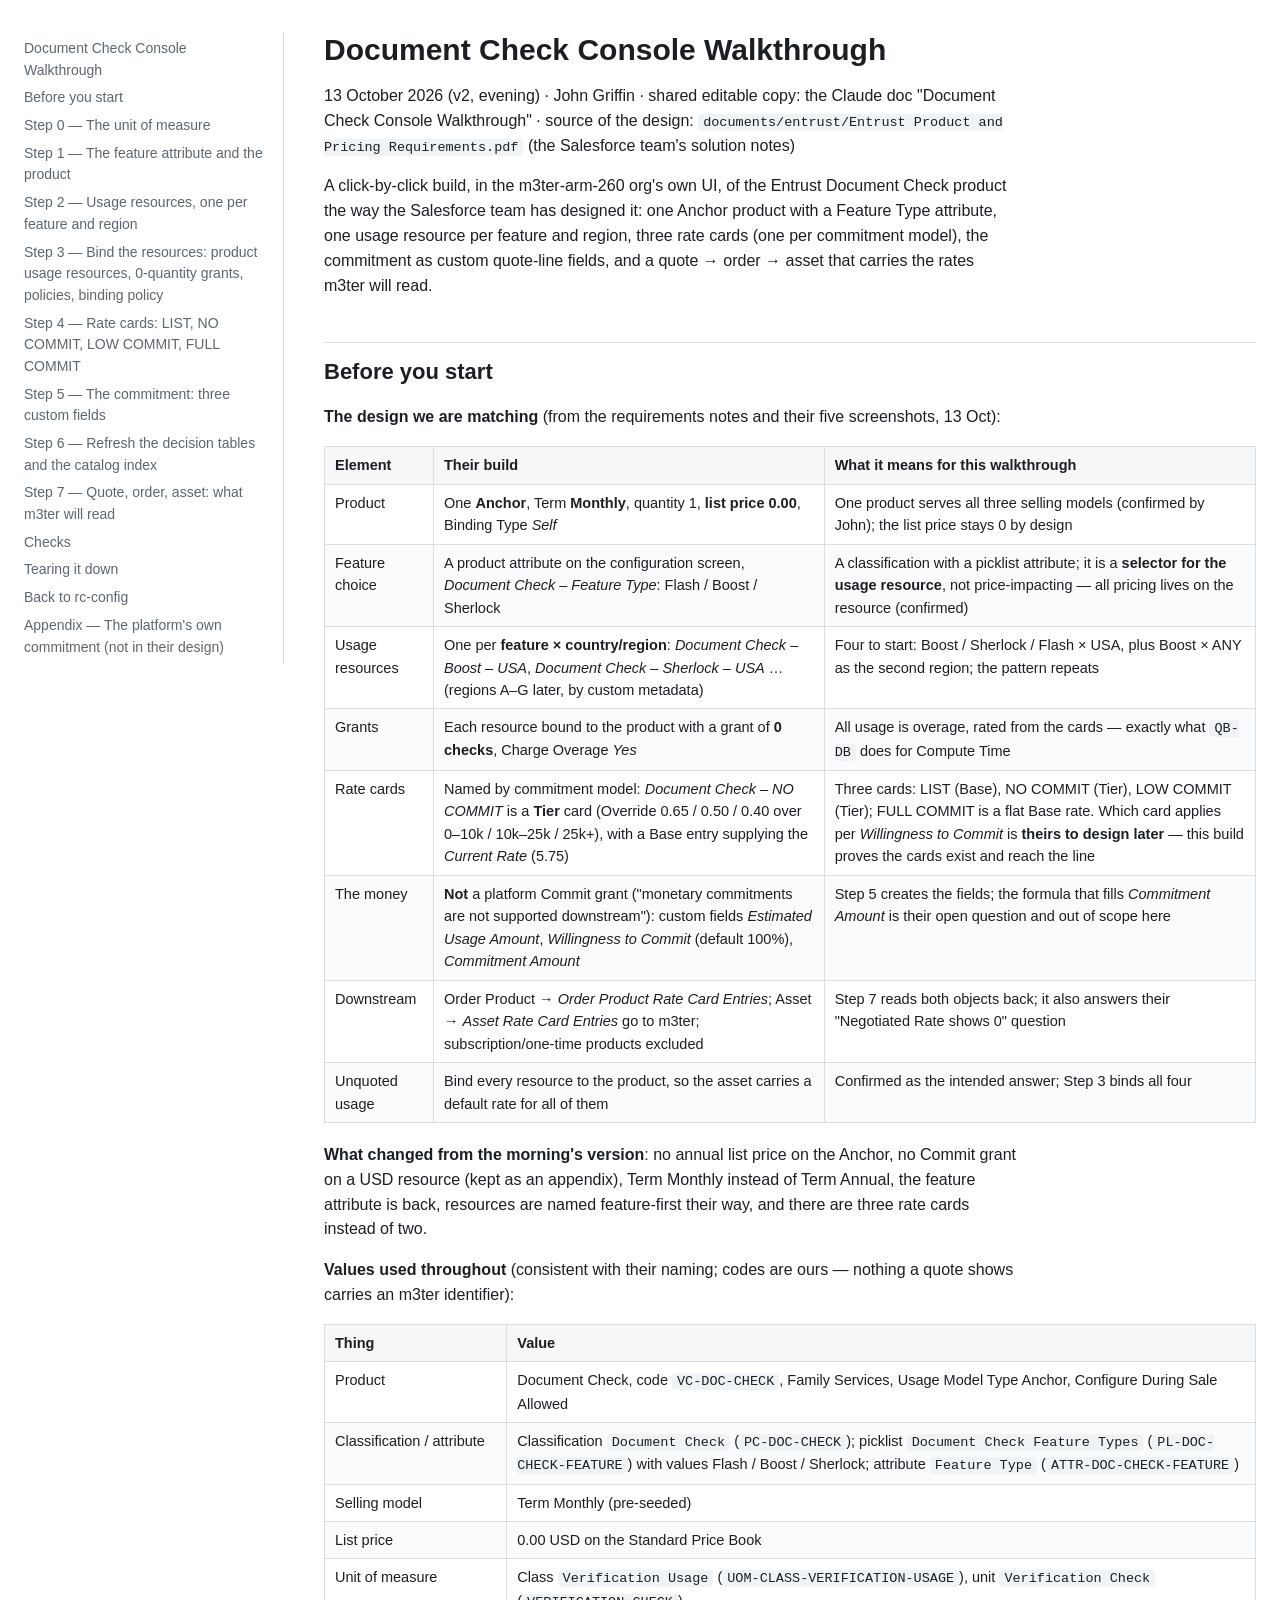
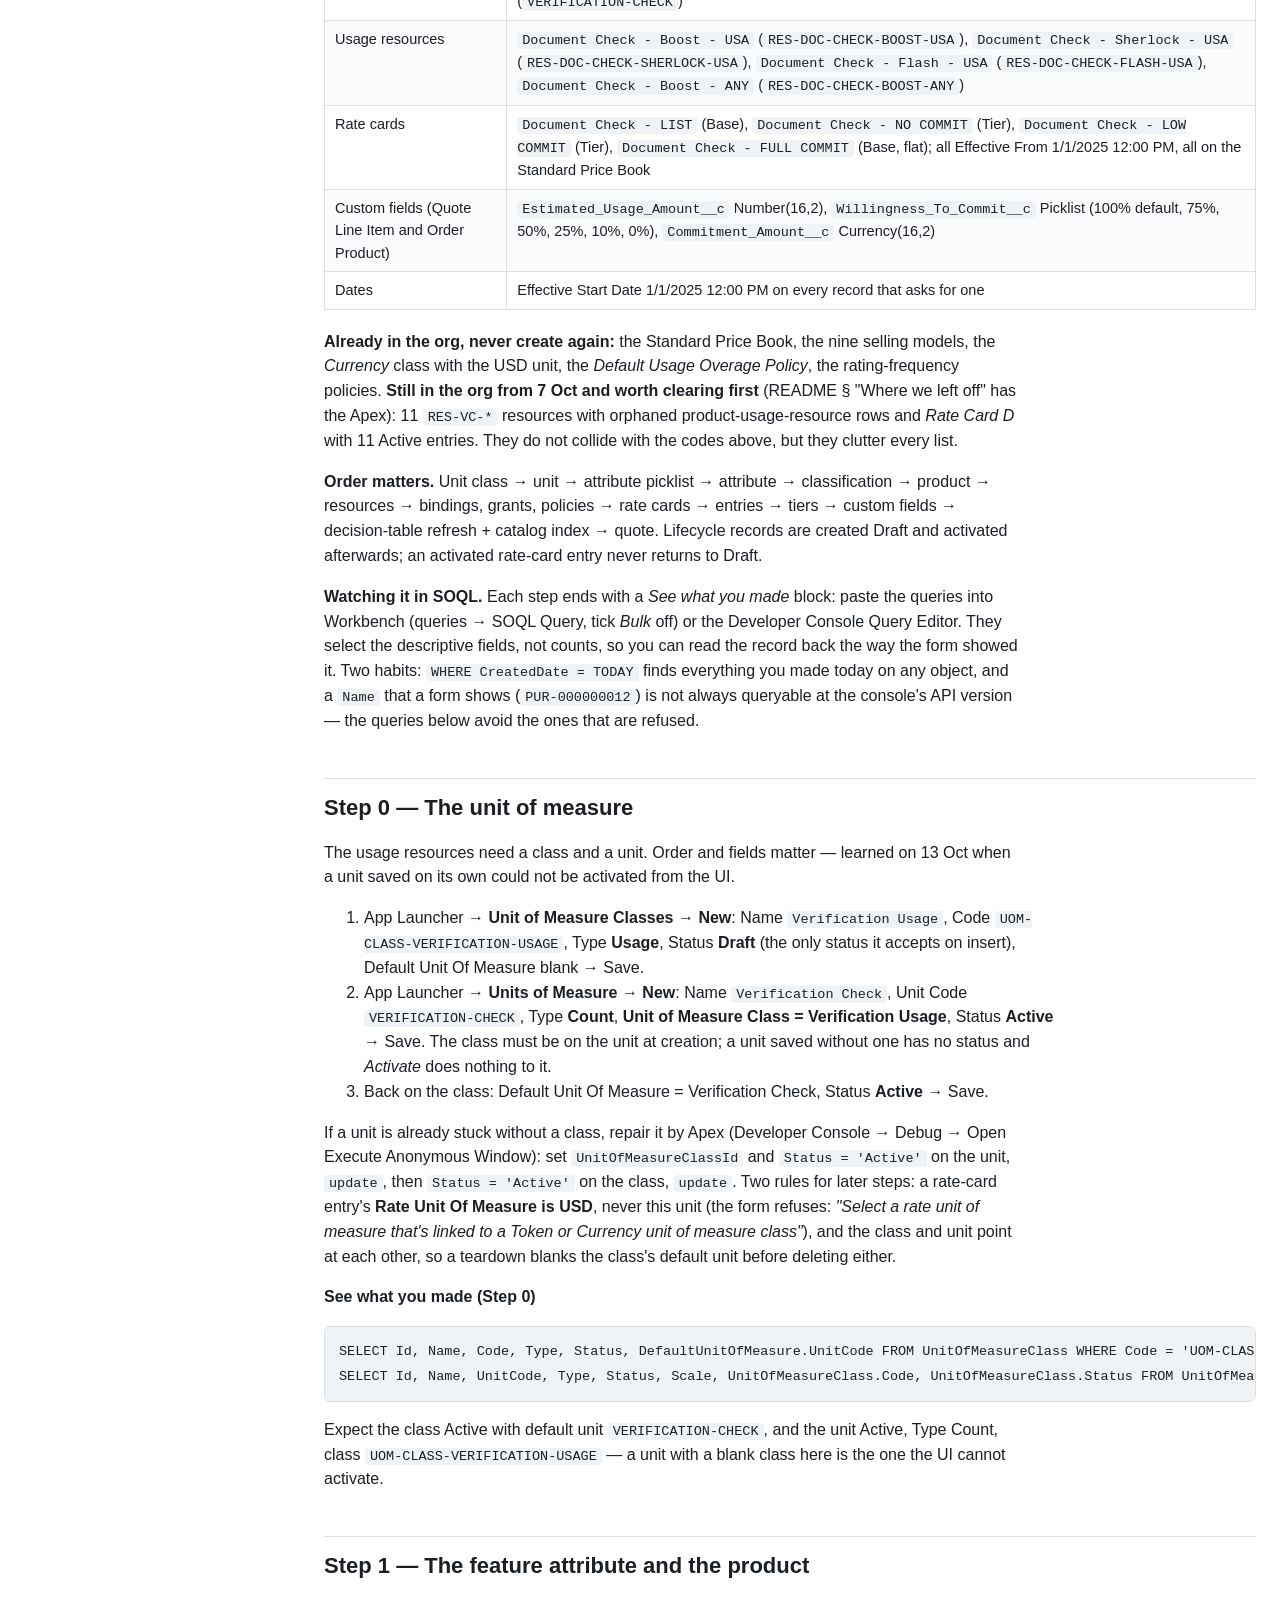
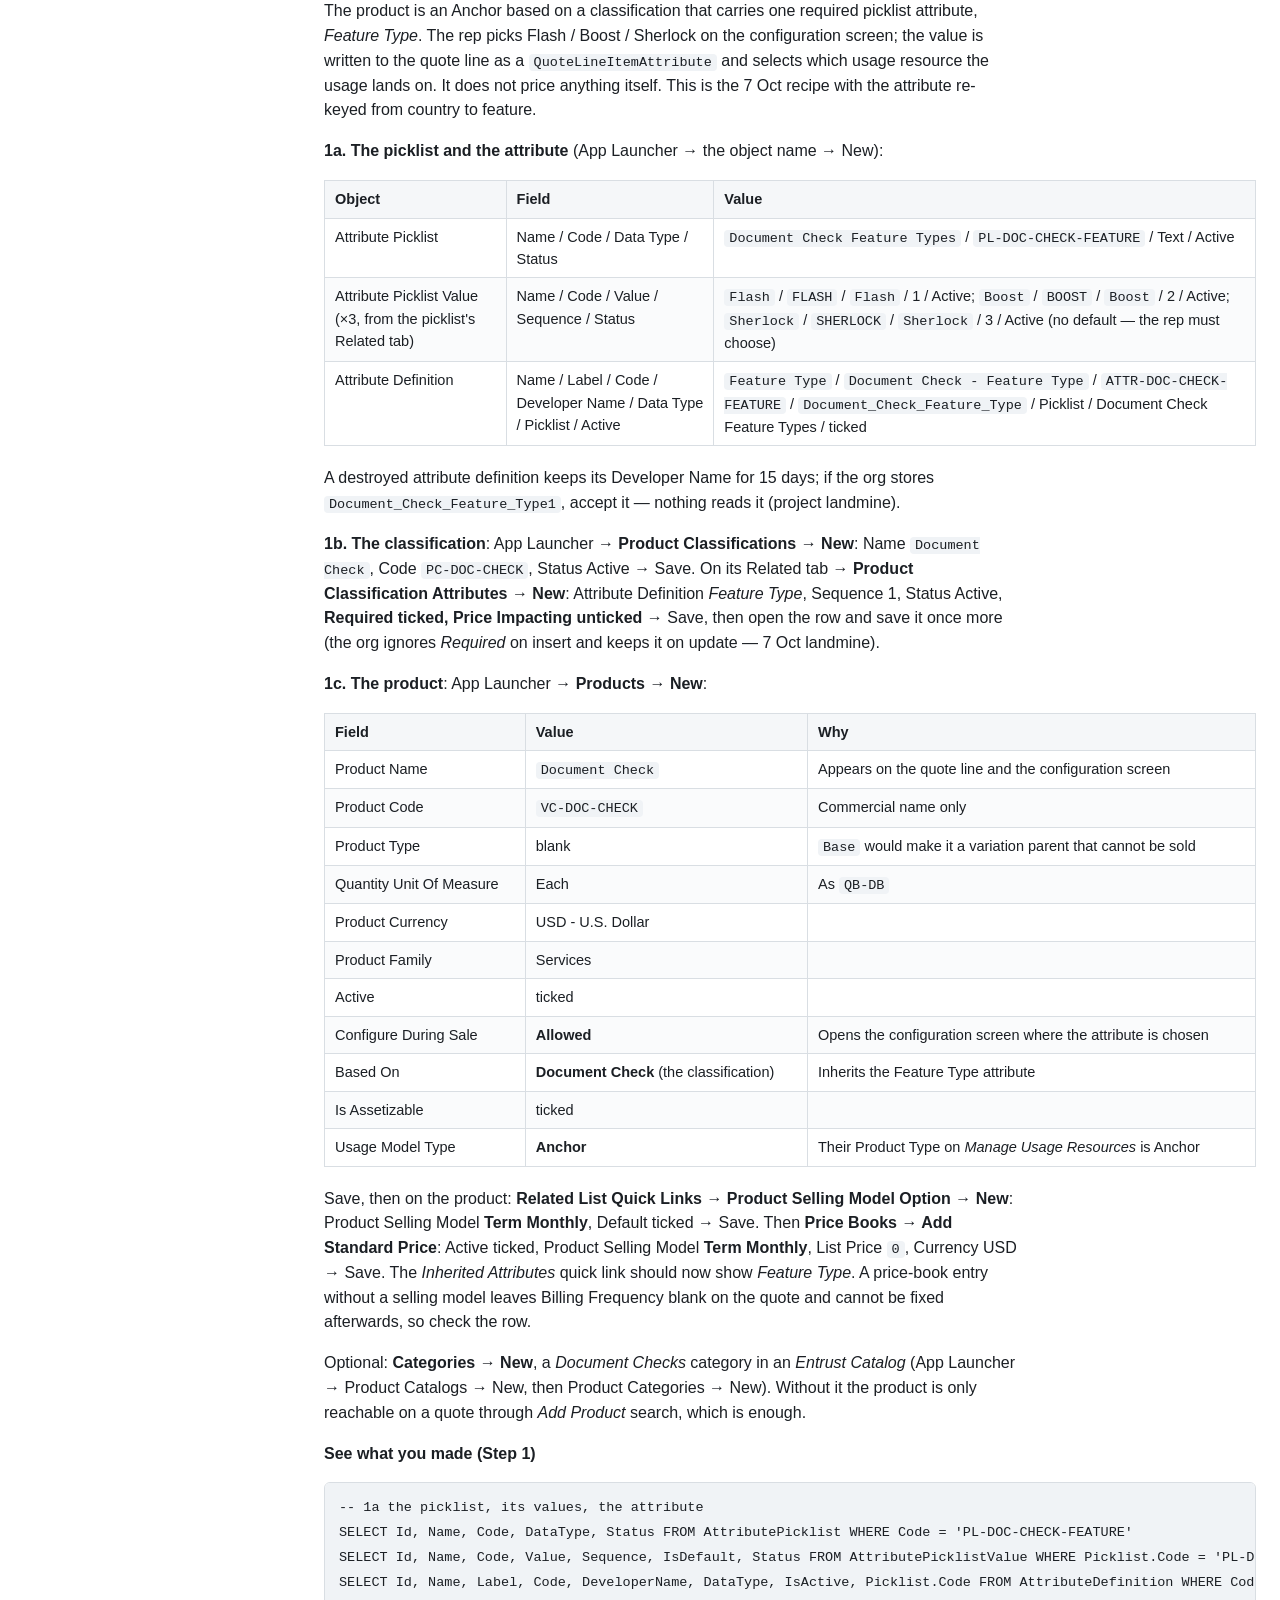
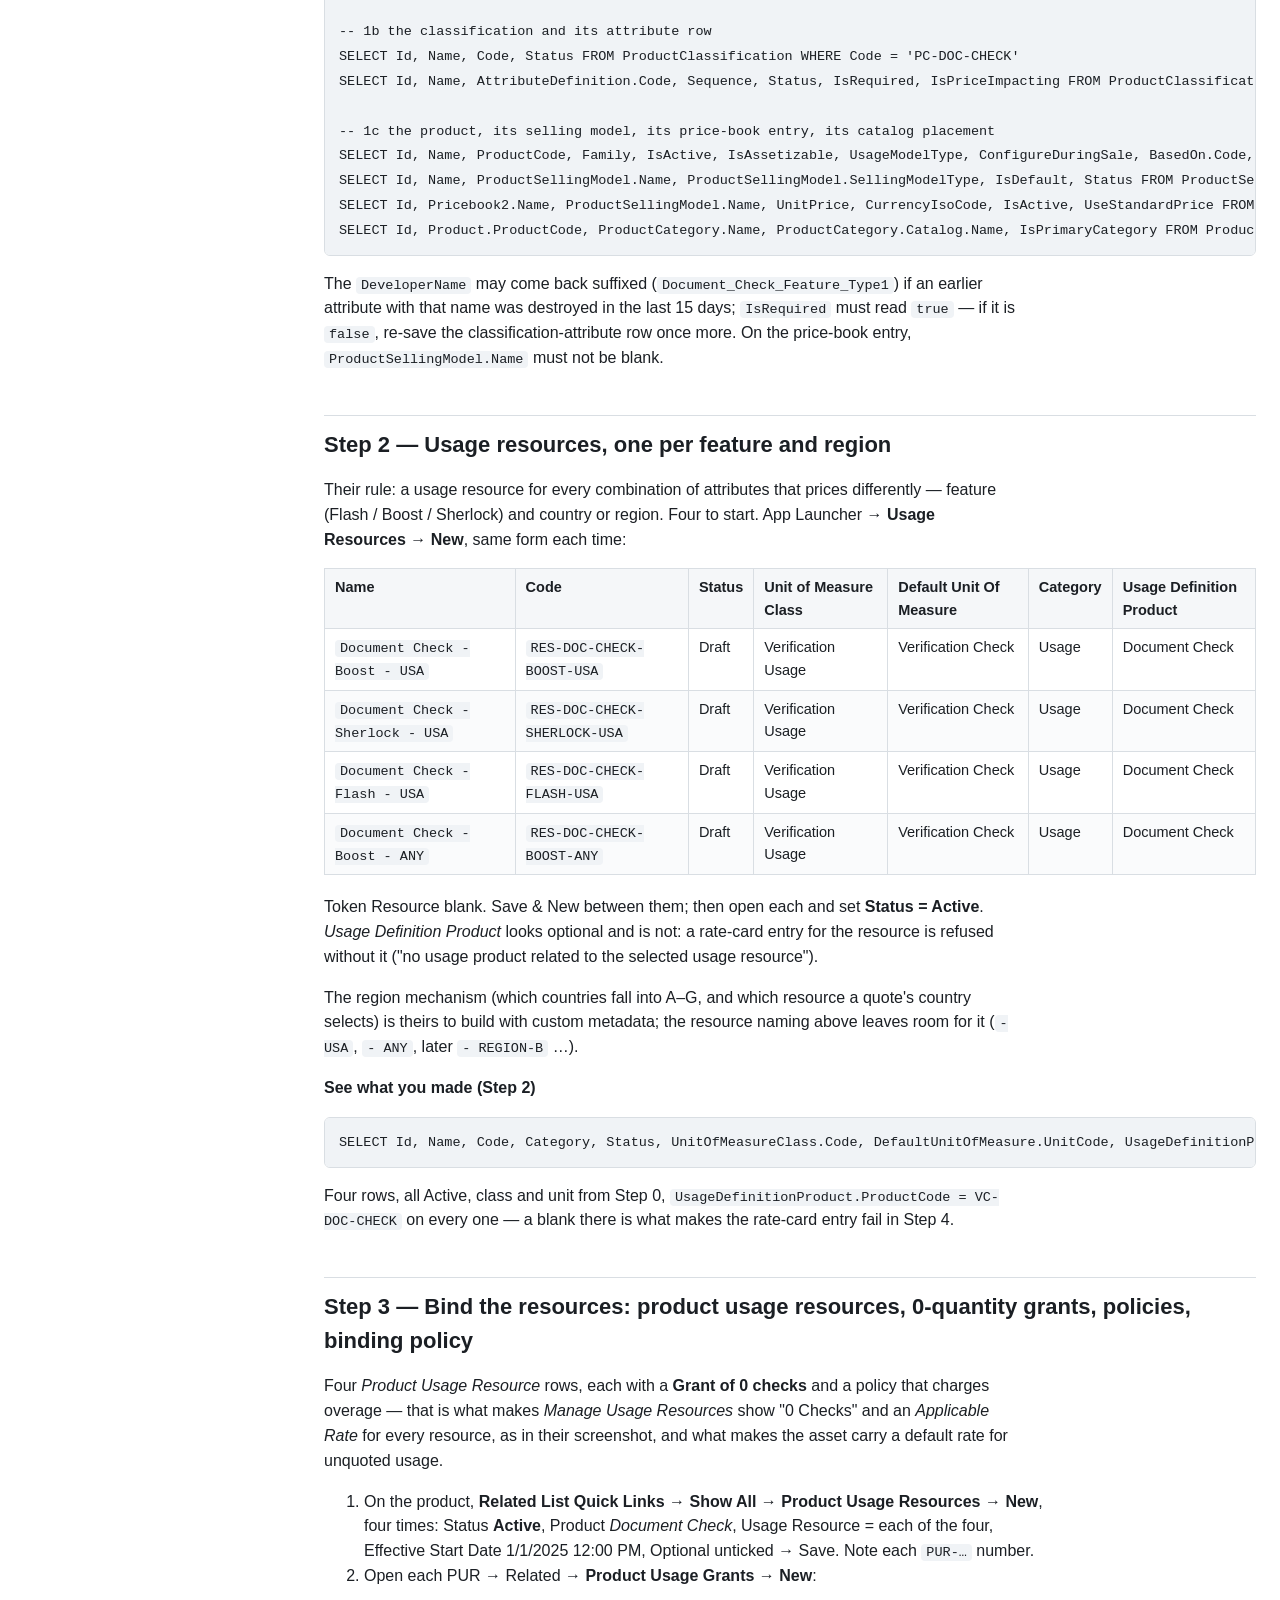
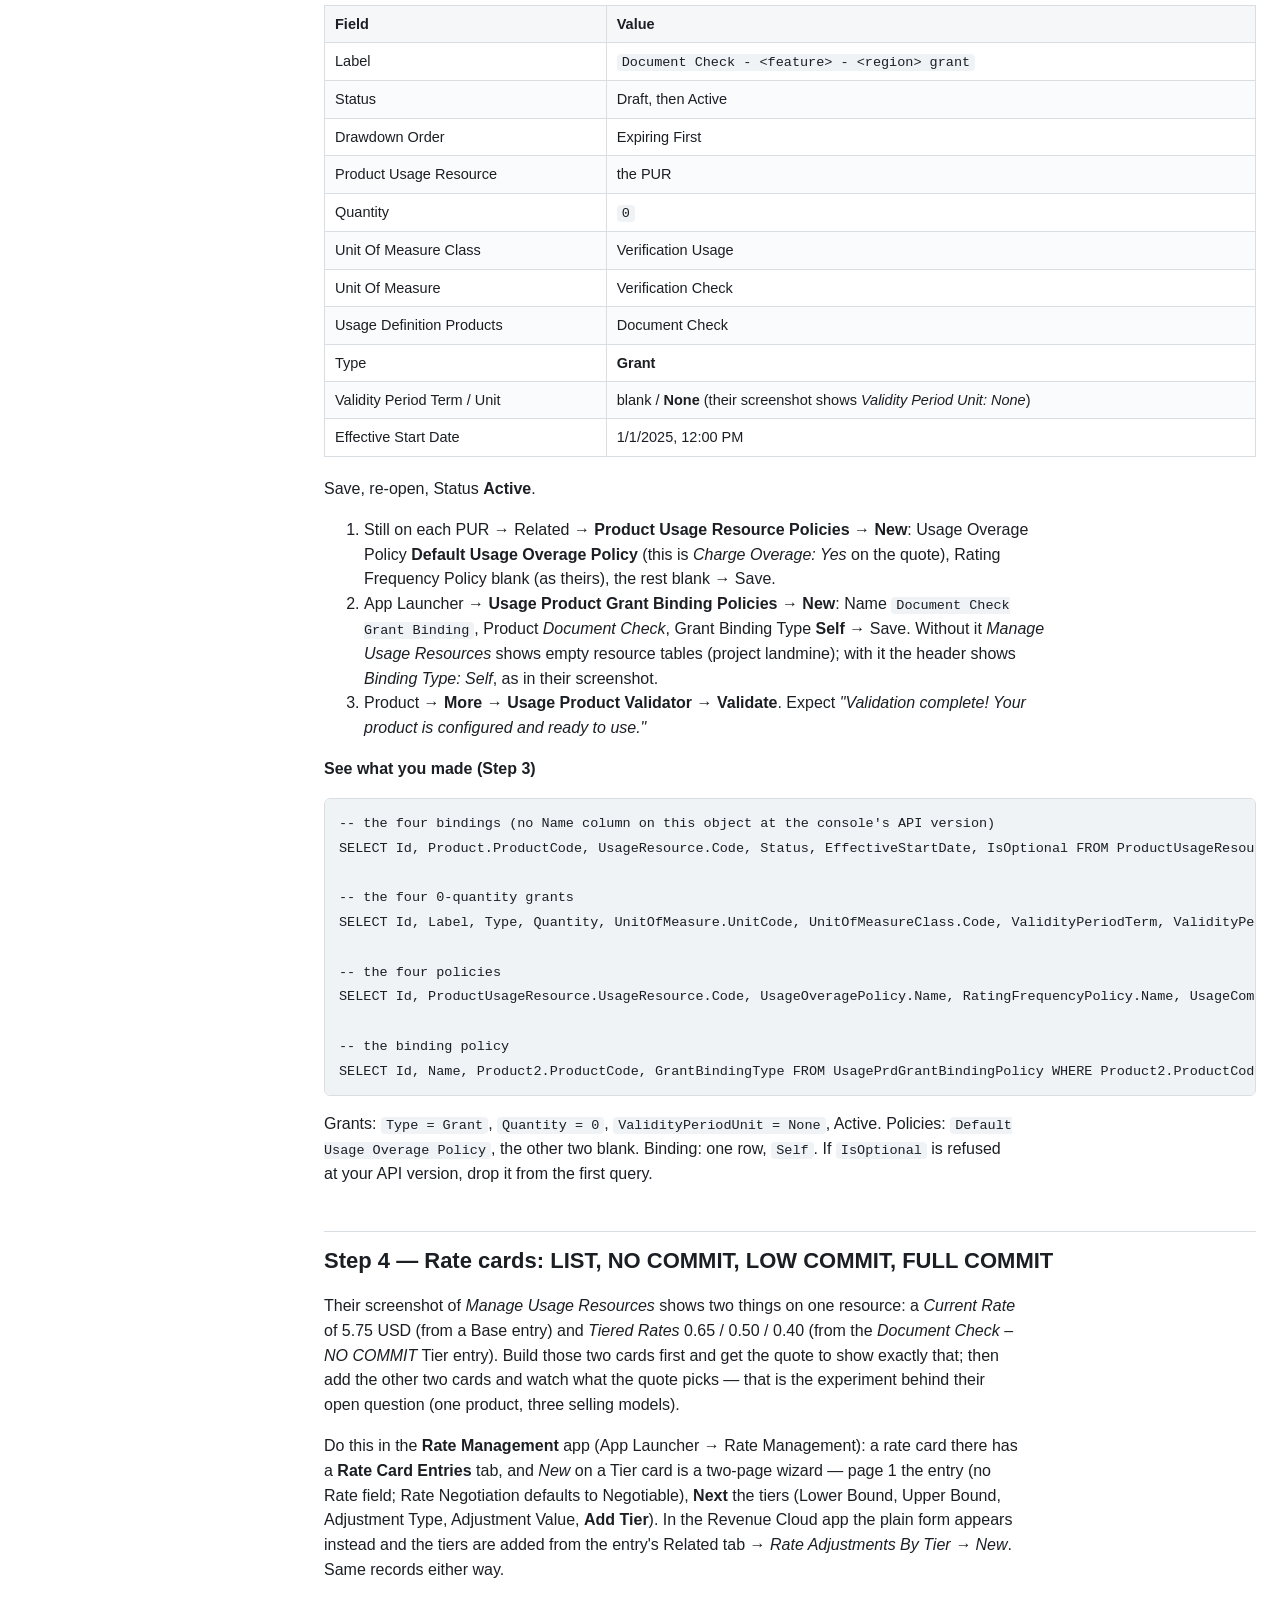
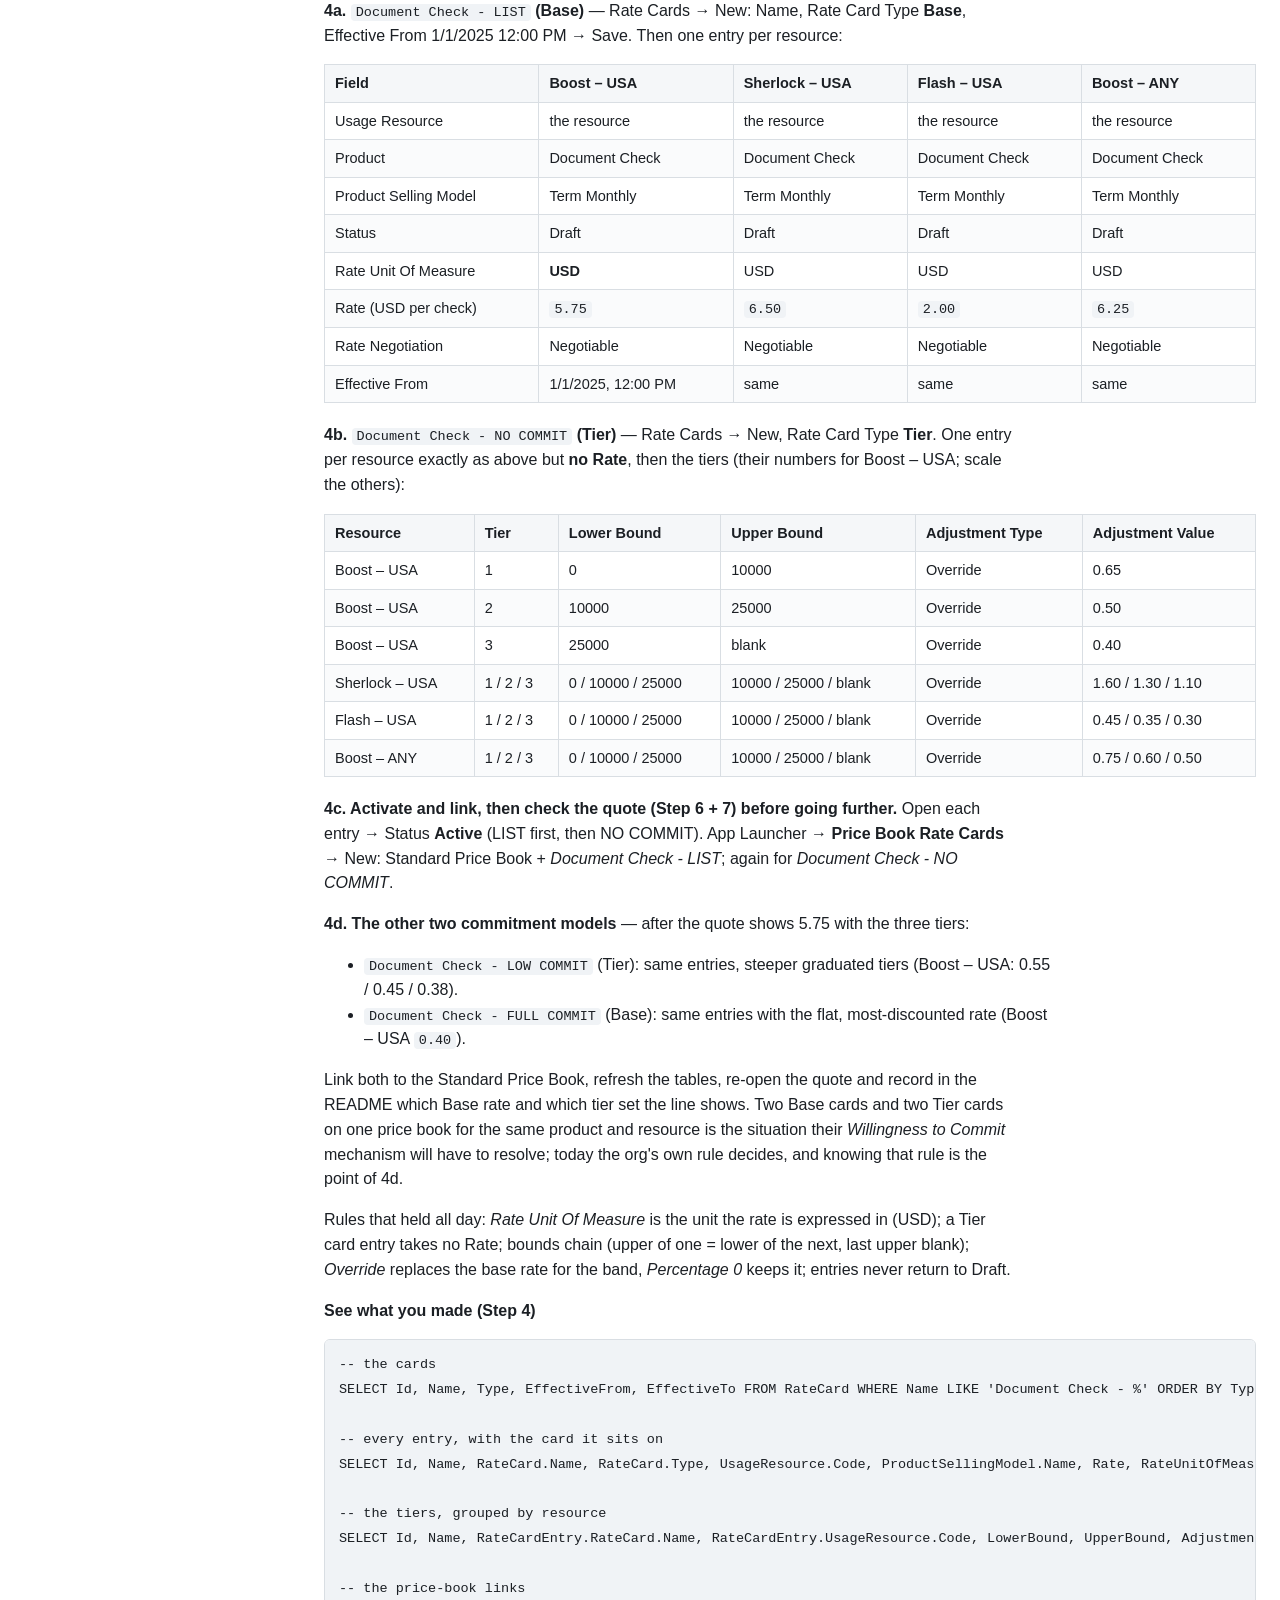
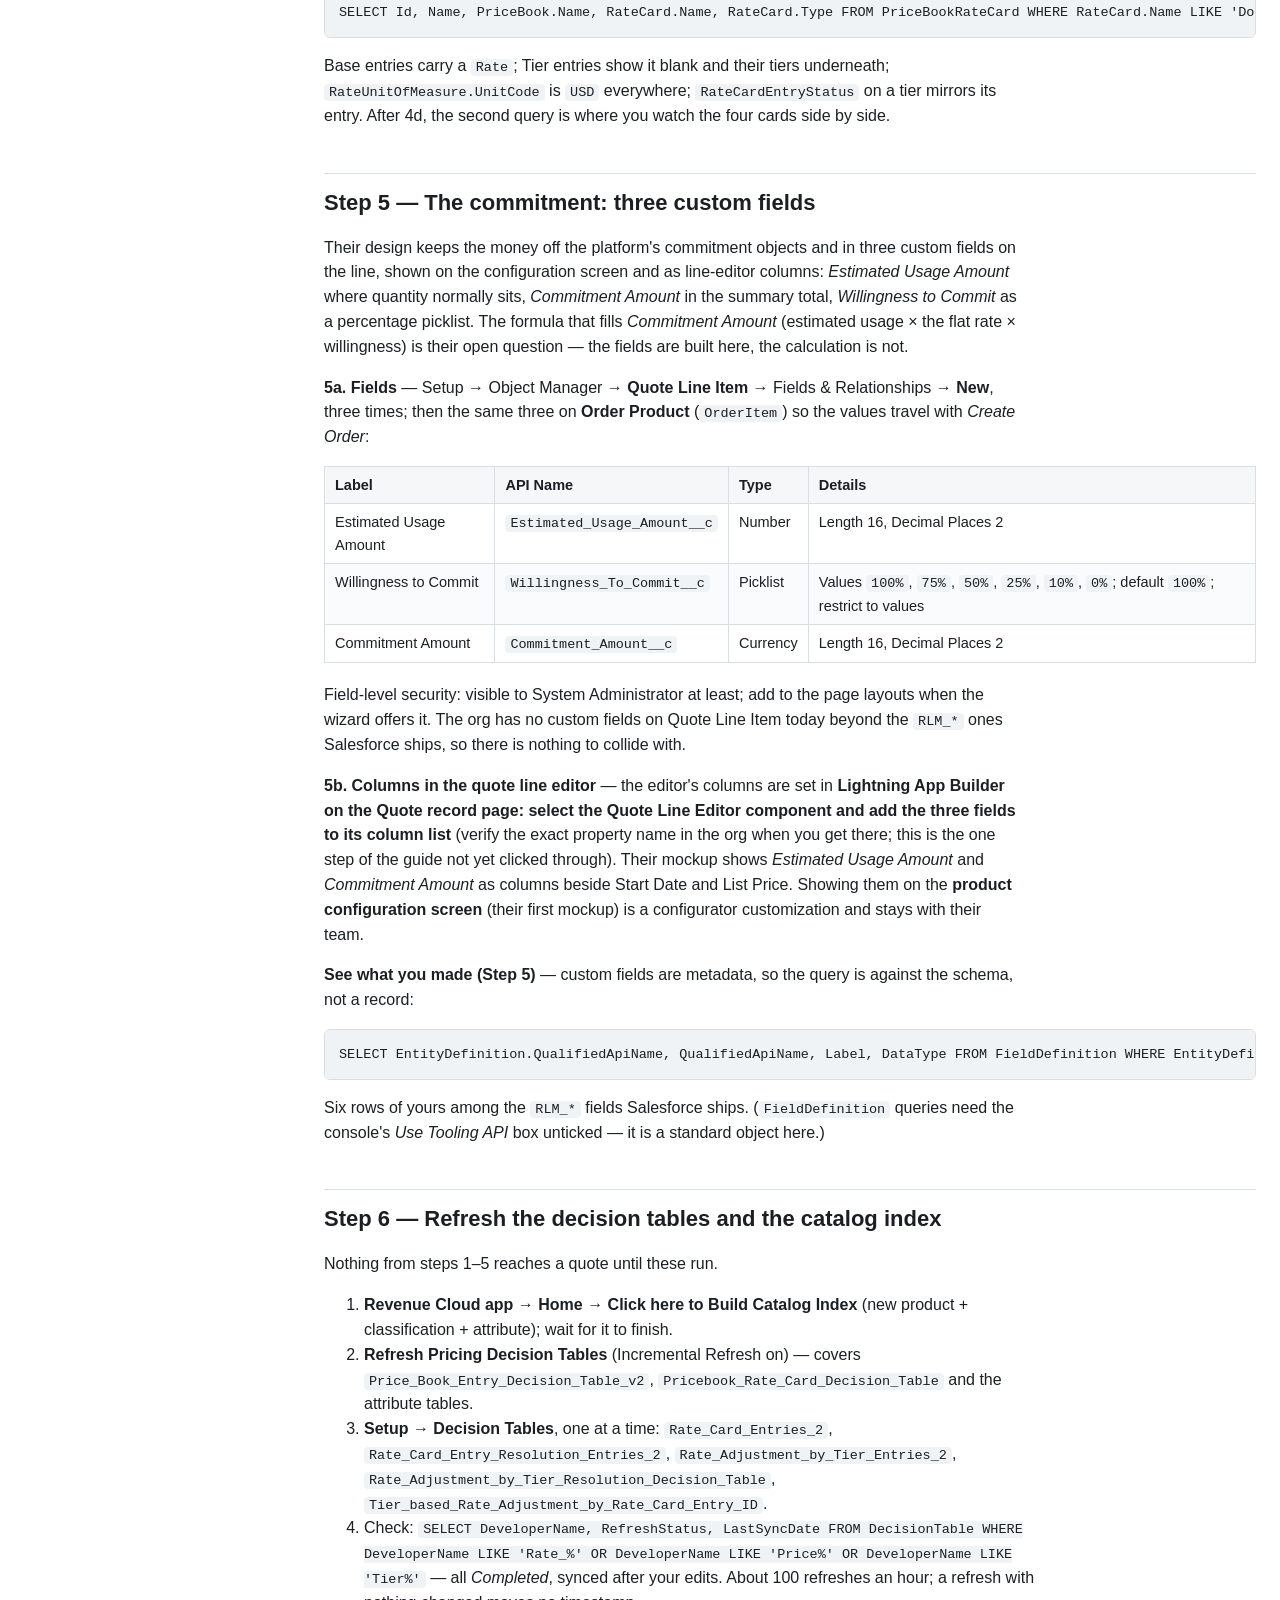
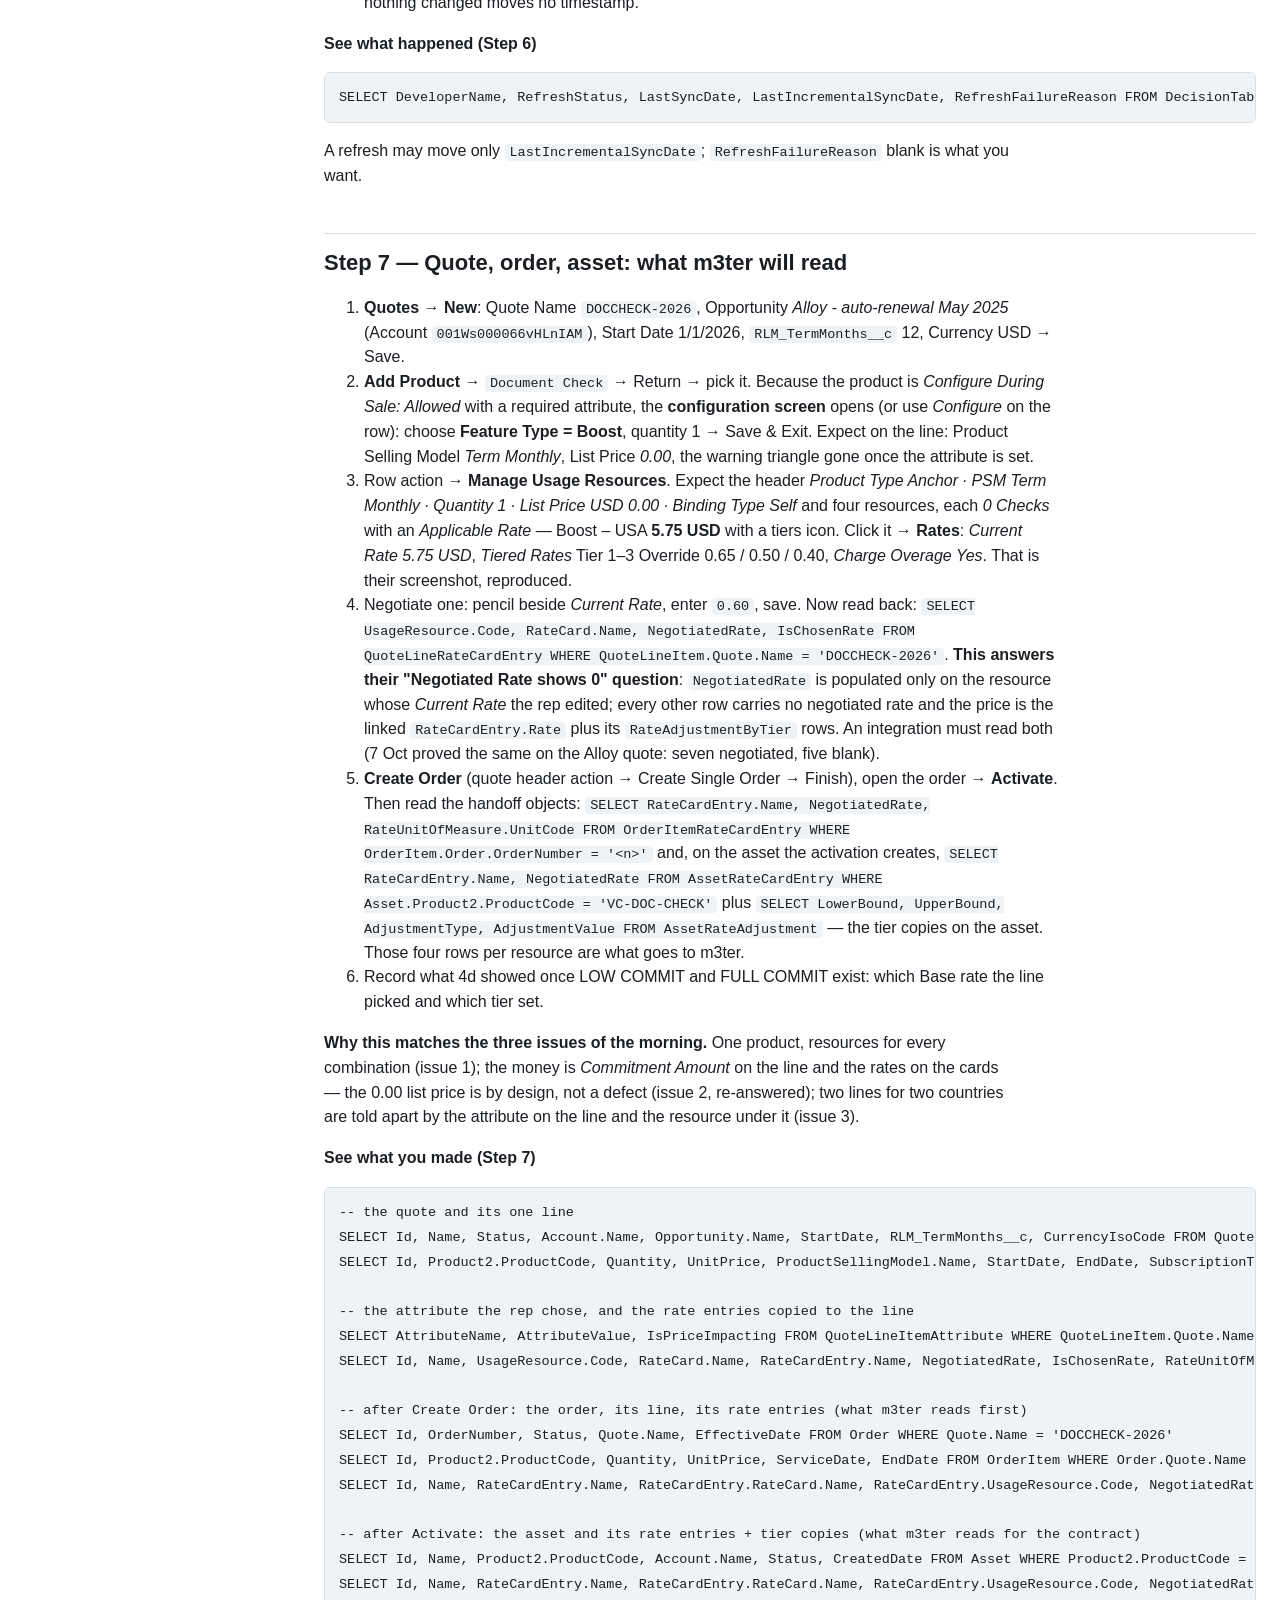
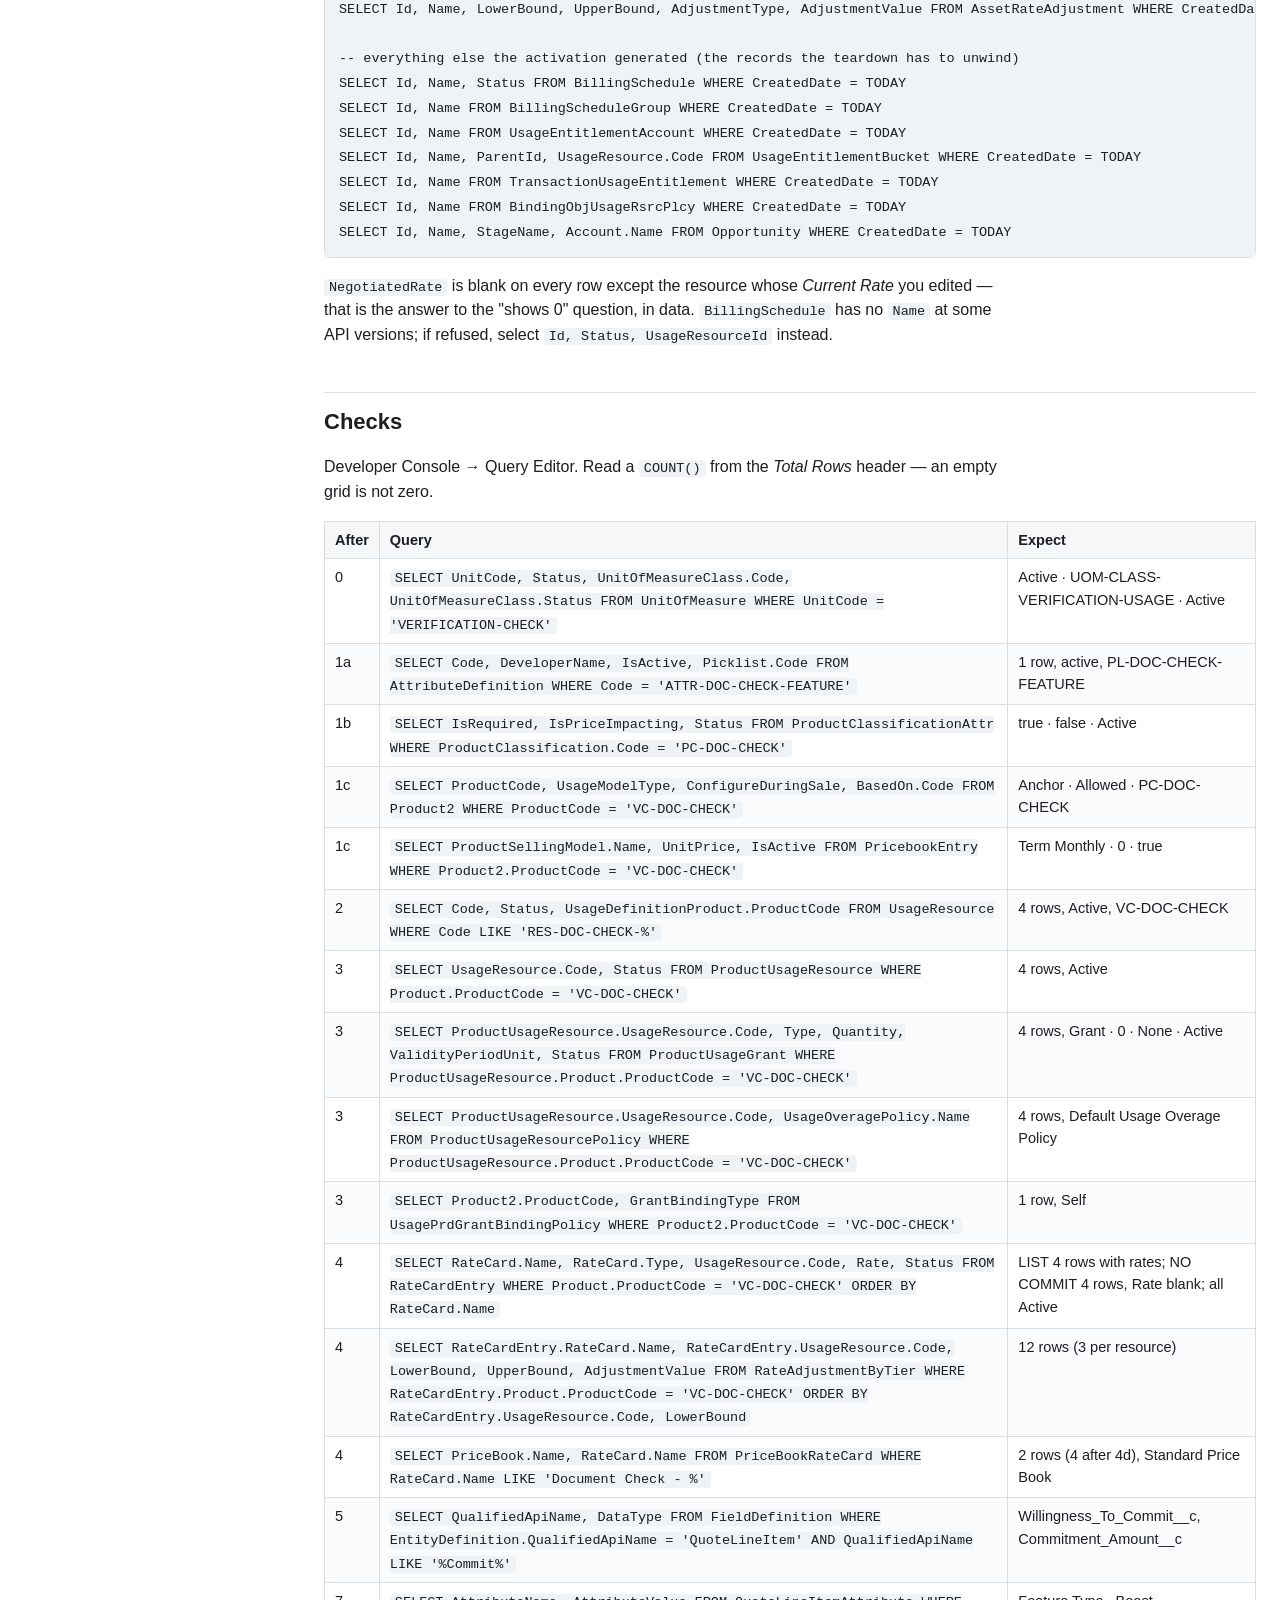
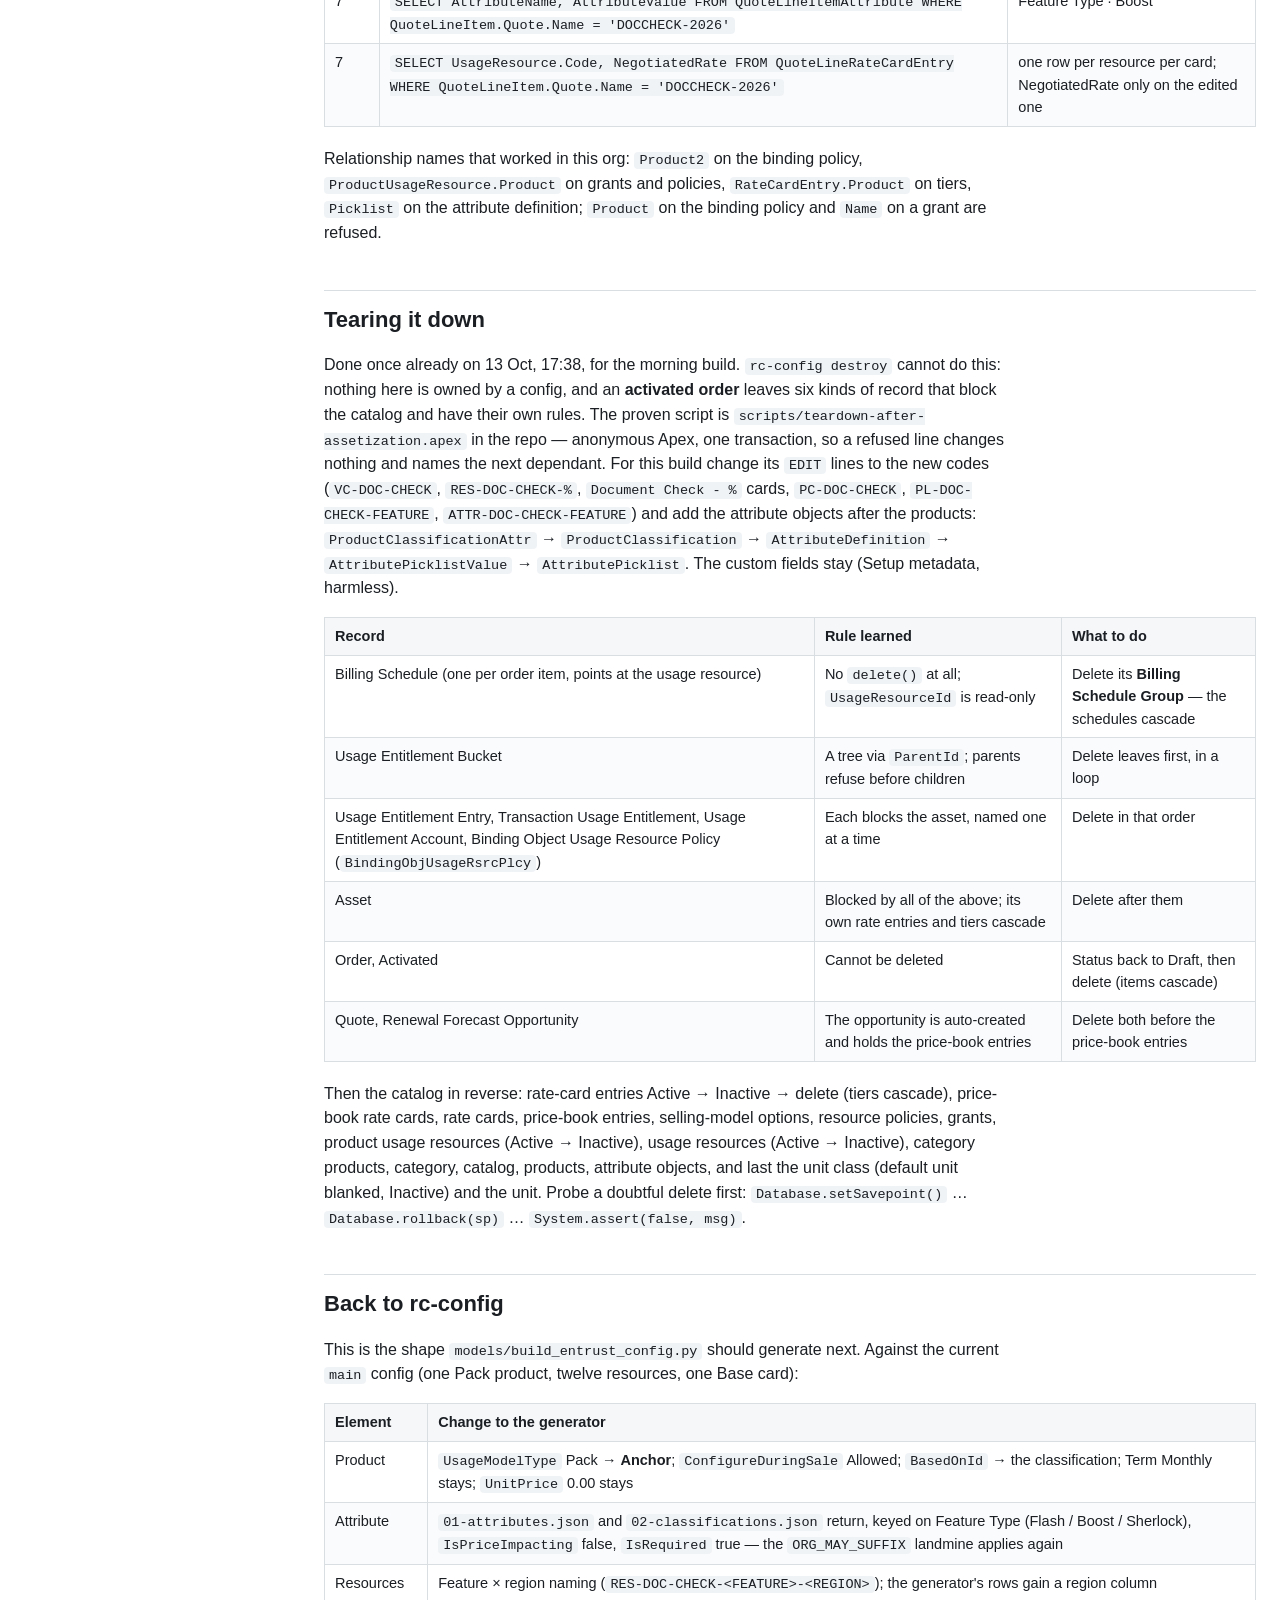
<file: customers/entrust/docs/document-check-console-walkthrough.html>
<!doctype html>
<html lang="en">
<head>
<meta charset="utf-8">
<meta name="viewport" content="width=device-width, initial-scale=1">
<title>Document Check Console Walkthrough</title>
<style>
  :root { --ink:#1b1f24; --muted:#5c6670; --line:#d9dee3; --bg:#ffffff; --panel:#f5f7f9; --accent:#0b5cad; --code:#f0f3f6; }
  @media (prefers-color-scheme: dark) { :root { --ink:#e6e9ed; --muted:#9aa4ae; --line:#333a42; --bg:#14181c; --panel:#1c2128; --accent:#6cb2ff; --code:#1f252c; } }
  html { background:var(--bg); }
  body { margin:0; color:var(--ink); background:var(--bg); font:16px/1.55 -apple-system, BlinkMacSystemFont, "Segoe UI", Helvetica, Arial, sans-serif; }
  .wrap { display:grid; grid-template-columns: 260px minmax(0,1fr); gap:40px; max-width:1240px; margin:0 auto; padding:32px 24px 80px; }
  nav { position:sticky; top:24px; align-self:start; font-size:14px; border-right:1px solid var(--line); padding-right:16px; max-height:calc(100vh - 48px); overflow:auto; }
  nav ul { list-style:none; padding-left:0; margin:0; }
  nav li { margin:6px 0; }
  nav a { color:var(--muted); text-decoration:none; }
  nav a:hover { color:var(--accent); }
  main { min-width:0; }
  h1 { font-size:30px; line-height:1.2; margin:0 0 8px; }
  h2 { font-size:22px; margin:44px 0 12px; padding-top:12px; border-top:1px solid var(--line); }
  h3 { font-size:17px; margin:28px 0 8px; }
  p, li { max-width:78ch; }
  code { font:13.5px/1.5 ui-monospace, SFMono-Regular, Menlo, Consolas, monospace; background:var(--code); padding:1px 5px; border-radius:4px; }
  pre { background:var(--code); border:1px solid var(--line); border-radius:6px; padding:12px 14px; overflow:auto; }
  pre code { background:none; padding:0; white-space:pre; }
  table { border-collapse:collapse; width:100%; margin:14px 0 20px; font-size:14.5px; }
  th, td { border:1px solid var(--line); padding:7px 10px; vertical-align:top; text-align:left; }
  th { background:var(--panel); }
  tr:nth-child(even) td { background:color-mix(in srgb, var(--panel) 50%, var(--bg)); }
  blockquote { border-left:3px solid var(--accent); margin:0; padding:2px 14px; color:var(--muted); }
  a { color:var(--accent); }
  @media (max-width: 900px) { .wrap { grid-template-columns:1fr; gap:16px; padding:16px; } nav { position:static; border-right:0; border-bottom:1px solid var(--line); padding:0 0 12px; max-height:none; } }
  @media print { nav { display:none; } .wrap { display:block; } h2 { page-break-before:always; } pre { white-space:pre-wrap; } }
</style>
</head>
<body>
<div class="wrap">
<nav aria-label="Contents"><div class="toc">
<ul>
<li><a href="#document-check-console-walkthrough">Document Check Console Walkthrough</a><ul>
<li><a href="#before-you-start">Before you start</a></li>
<li><a href="#step-0-the-unit-of-measure">Step 0 — The unit of measure</a></li>
<li><a href="#step-1-the-feature-attribute-and-the-product">Step 1 — The feature attribute and the product</a></li>
<li><a href="#step-2-usage-resources-one-per-feature-and-region">Step 2 — Usage resources, one per feature and region</a></li>
<li><a href="#step-3-bind-the-resources-product-usage-resources-0-quantity-grants-policies-binding-policy">Step 3 — Bind the resources: product usage resources, 0-quantity grants, policies, binding policy</a></li>
<li><a href="#step-4-rate-cards-list-no-commit-low-commit-full-commit">Step 4 — Rate cards: LIST, NO COMMIT, LOW COMMIT, FULL COMMIT</a></li>
<li><a href="#step-5-the-commitment-three-custom-fields">Step 5 — The commitment: three custom fields</a></li>
<li><a href="#step-6-refresh-the-decision-tables-and-the-catalog-index">Step 6 — Refresh the decision tables and the catalog index</a></li>
<li><a href="#step-7-quote-order-asset-what-m3ter-will-read">Step 7 — Quote, order, asset: what m3ter will read</a></li>
<li><a href="#checks">Checks</a></li>
<li><a href="#tearing-it-down">Tearing it down</a></li>
<li><a href="#back-to-rc-config">Back to rc-config</a></li>
<li><a href="#appendix-the-platforms-own-commitment-not-in-their-design">Appendix — The platform's own commitment (not in their design)</a></li>
</ul>
</li>
</ul>
</div>
</nav>
<main>
<h1 id="document-check-console-walkthrough">Document Check Console Walkthrough</h1>
<p>13 October 2026 (v2, evening) · John Griffin · shared editable copy: the Claude doc "Document Check Console Walkthrough" · source of the design: <code>documents/entrust/Entrust Product and Pricing Requirements.pdf</code> (the Salesforce team's solution notes)</p>
<p>A click-by-click build, in the m3ter-arm-260 org's own UI, of the Entrust Document Check product the way the Salesforce team has designed it: one Anchor product with a Feature Type attribute, one usage resource per feature and region, three rate cards (one per commitment model), the commitment as custom quote-line fields, and a quote → order → asset that carries the rates m3ter will read.</p>
<h2 id="before-you-start">Before you start</h2>
<p><strong>The design we are matching</strong> (from the requirements notes and their five screenshots, 13 Oct):</p>
<table>
<thead>
<tr>
<th>Element</th>
<th>Their build</th>
<th>What it means for this walkthrough</th>
</tr>
</thead>
<tbody>
<tr>
<td>Product</td>
<td>One <strong>Anchor</strong>, Term <strong>Monthly</strong>, quantity 1, <strong>list price 0.00</strong>, Binding Type <em>Self</em></td>
<td>One product serves all three selling models (confirmed by John); the list price stays 0 by design</td>
</tr>
<tr>
<td>Feature choice</td>
<td>A product attribute on the configuration screen, <em>Document Check – Feature Type</em>: Flash / Boost / Sherlock</td>
<td>A classification with a picklist attribute; it is a <strong>selector for the usage resource</strong>, not price-impacting — all pricing lives on the resource (confirmed)</td>
</tr>
<tr>
<td>Usage resources</td>
<td>One per <strong>feature × country/region</strong>: <em>Document Check – Boost – USA</em>, <em>Document Check – Sherlock – USA</em> … (regions A–G later, by custom metadata)</td>
<td>Four to start: Boost / Sherlock / Flash × USA, plus Boost × ANY as the second region; the pattern repeats</td>
</tr>
<tr>
<td>Grants</td>
<td>Each resource bound to the product with a grant of <strong>0 checks</strong>, Charge Overage <em>Yes</em></td>
<td>All usage is overage, rated from the cards — exactly what <code>QB-DB</code> does for Compute Time</td>
</tr>
<tr>
<td>Rate cards</td>
<td>Named by commitment model: <em>Document Check – NO COMMIT</em> is a <strong>Tier</strong> card (Override 0.65 / 0.50 / 0.40 over 0–10k / 10k–25k / 25k+), with a Base entry supplying the <em>Current Rate</em> (5.75)</td>
<td>Three cards: LIST (Base), NO COMMIT (Tier), LOW COMMIT (Tier); FULL COMMIT is a flat Base rate. Which card applies per <em>Willingness to Commit</em> is <strong>theirs to design later</strong> — this build proves the cards exist and reach the line</td>
</tr>
<tr>
<td>The money</td>
<td><strong>Not</strong> a platform Commit grant ("monetary commitments are not supported downstream"): custom fields <em>Estimated Usage Amount</em>, <em>Willingness to Commit</em> (default 100%), <em>Commitment Amount</em></td>
<td>Step 5 creates the fields; the formula that fills <em>Commitment Amount</em> is their open question and out of scope here</td>
</tr>
<tr>
<td>Downstream</td>
<td>Order Product → <em>Order Product Rate Card Entries</em>; Asset → <em>Asset Rate Card Entries</em> go to m3ter; subscription/one-time products excluded</td>
<td>Step 7 reads both objects back; it also answers their "Negotiated Rate shows 0" question</td>
</tr>
<tr>
<td>Unquoted usage</td>
<td>Bind every resource to the product, so the asset carries a default rate for all of them</td>
<td>Confirmed as the intended answer; Step 3 binds all four</td>
</tr>
</tbody>
</table>
<p><strong>What changed from the morning's version</strong>: no annual list price on the Anchor, no Commit grant on a USD resource (kept as an appendix), Term Monthly instead of Term Annual, the feature attribute is back, resources are named feature-first their way, and there are three rate cards instead of two.</p>
<p><strong>Values used throughout</strong> (consistent with their naming; codes are ours — nothing a quote shows carries an m3ter identifier):</p>
<table>
<thead>
<tr>
<th>Thing</th>
<th>Value</th>
</tr>
</thead>
<tbody>
<tr>
<td>Product</td>
<td>Document Check, code <code>VC-DOC-CHECK</code>, Family Services, Usage Model Type Anchor, Configure During Sale Allowed</td>
</tr>
<tr>
<td>Classification / attribute</td>
<td>Classification <code>Document Check</code> (<code>PC-DOC-CHECK</code>); picklist <code>Document Check Feature Types</code> (<code>PL-DOC-CHECK-FEATURE</code>) with values Flash / Boost / Sherlock; attribute <code>Feature Type</code> (<code>ATTR-DOC-CHECK-FEATURE</code>)</td>
</tr>
<tr>
<td>Selling model</td>
<td>Term Monthly (pre-seeded)</td>
</tr>
<tr>
<td>List price</td>
<td>0.00 USD on the Standard Price Book</td>
</tr>
<tr>
<td>Unit of measure</td>
<td>Class <code>Verification Usage</code> (<code>UOM-CLASS-VERIFICATION-USAGE</code>), unit <code>Verification Check</code> (<code>VERIFICATION-CHECK</code>)</td>
</tr>
<tr>
<td>Usage resources</td>
<td><code>Document Check - Boost - USA</code> (<code>RES-DOC-CHECK-BOOST-USA</code>), <code>Document Check - Sherlock - USA</code> (<code>RES-DOC-CHECK-SHERLOCK-USA</code>), <code>Document Check - Flash - USA</code> (<code>RES-DOC-CHECK-FLASH-USA</code>), <code>Document Check - Boost - ANY</code> (<code>RES-DOC-CHECK-BOOST-ANY</code>)</td>
</tr>
<tr>
<td>Rate cards</td>
<td><code>Document Check - LIST</code> (Base), <code>Document Check - NO COMMIT</code> (Tier), <code>Document Check - LOW COMMIT</code> (Tier), <code>Document Check - FULL COMMIT</code> (Base, flat); all Effective From 1/1/2025 12:00 PM, all on the Standard Price Book</td>
</tr>
<tr>
<td>Custom fields (Quote Line Item and Order Product)</td>
<td><code>Estimated_Usage_Amount__c</code> Number(16,2), <code>Willingness_To_Commit__c</code> Picklist (100% default, 75%, 50%, 25%, 10%, 0%), <code>Commitment_Amount__c</code> Currency(16,2)</td>
</tr>
<tr>
<td>Dates</td>
<td>Effective Start Date 1/1/2025 12:00 PM on every record that asks for one</td>
</tr>
</tbody>
</table>
<p><strong>Already in the org, never create again:</strong> the Standard Price Book, the nine selling models, the <em>Currency</em> class with the USD unit, the <em>Default Usage Overage Policy</em>, the rating-frequency policies. <strong>Still in the org from 7 Oct and worth clearing first</strong> (README § "Where we left off" has the Apex): 11 <code>RES-VC-*</code> resources with orphaned product-usage-resource rows and <em>Rate Card D</em> with 11 Active entries. They do not collide with the codes above, but they clutter every list.</p>
<p><strong>Order matters.</strong> Unit class → unit → attribute picklist → attribute → classification → product → resources → bindings, grants, policies → rate cards → entries → tiers → custom fields → decision-table refresh + catalog index → quote. Lifecycle records are created Draft and activated afterwards; an activated rate-card entry never returns to Draft.</p>
<p><strong>Watching it in SOQL.</strong> Each step ends with a <em>See what you made</em> block: paste the queries into Workbench (queries → SOQL Query, tick <em>Bulk</em> off) or the Developer Console Query Editor. They select the descriptive fields, not counts, so you can read the record back the way the form showed it. Two habits: <code>WHERE CreatedDate = TODAY</code> finds everything you made today on any object, and a <code>Name</code> that a form shows (<code>PUR-000000012</code>) is not always queryable at the console's API version — the queries below avoid the ones that are refused.</p>
<h2 id="step-0-the-unit-of-measure">Step 0 — The unit of measure</h2>
<p>The usage resources need a class and a unit. Order and fields matter — learned on 13 Oct when a unit saved on its own could not be activated from the UI.</p>
<ol>
<li>App Launcher → <strong>Unit of Measure Classes</strong> → <strong>New</strong>: Name <code>Verification Usage</code>, Code <code>UOM-CLASS-VERIFICATION-USAGE</code>, Type <strong>Usage</strong>, Status <strong>Draft</strong> (the only status it accepts on insert), Default Unit Of Measure blank → Save.</li>
<li>App Launcher → <strong>Units of Measure</strong> → <strong>New</strong>: Name <code>Verification Check</code>, Unit Code <code>VERIFICATION-CHECK</code>, Type <strong>Count</strong>, <strong>Unit of Measure Class = Verification Usage</strong>, Status <strong>Active</strong> → Save. The class must be on the unit at creation; a unit saved without one has no status and <em>Activate</em> does nothing to it.</li>
<li>Back on the class: Default Unit Of Measure = Verification Check, Status <strong>Active</strong> → Save.</li>
</ol>
<p>If a unit is already stuck without a class, repair it by Apex (Developer Console → Debug → Open Execute Anonymous Window): set <code>UnitOfMeasureClassId</code> and <code>Status = 'Active'</code> on the unit, <code>update</code>, then <code>Status = 'Active'</code> on the class, <code>update</code>. Two rules for later steps: a rate-card entry's <strong>Rate Unit Of Measure is USD</strong>, never this unit (the form refuses: <em>"Select a rate unit of measure that's linked to a Token or Currency unit of measure class"</em>), and the class and unit point at each other, so a teardown blanks the class's default unit before deleting either.</p>
<p><strong>See what you made (Step 0)</strong></p>
<pre><code class="language-sql">SELECT Id, Name, Code, Type, Status, DefaultUnitOfMeasure.UnitCode FROM UnitOfMeasureClass WHERE Code = 'UOM-CLASS-VERIFICATION-USAGE'
SELECT Id, Name, UnitCode, Type, Status, Scale, UnitOfMeasureClass.Code, UnitOfMeasureClass.Status FROM UnitOfMeasure WHERE UnitCode = 'VERIFICATION-CHECK'
</code></pre>
<p>Expect the class Active with default unit <code>VERIFICATION-CHECK</code>, and the unit Active, Type Count, class <code>UOM-CLASS-VERIFICATION-USAGE</code> — a unit with a blank class here is the one the UI cannot activate.</p>
<h2 id="step-1-the-feature-attribute-and-the-product">Step 1 — The feature attribute and the product</h2>
<p>The product is an Anchor based on a classification that carries one required picklist attribute, <em>Feature Type</em>. The rep picks Flash / Boost / Sherlock on the configuration screen; the value is written to the quote line as a <code>QuoteLineItemAttribute</code> and selects which usage resource the usage lands on. It does not price anything itself. This is the 7 Oct recipe with the attribute re-keyed from country to feature.</p>
<p><strong>1a. The picklist and the attribute</strong> (App Launcher → the object name → New):</p>
<table>
<thead>
<tr>
<th>Object</th>
<th>Field</th>
<th>Value</th>
</tr>
</thead>
<tbody>
<tr>
<td>Attribute Picklist</td>
<td>Name / Code / Data Type / Status</td>
<td><code>Document Check Feature Types</code> / <code>PL-DOC-CHECK-FEATURE</code> / Text / Active</td>
</tr>
<tr>
<td>Attribute Picklist Value (×3, from the picklist's Related tab)</td>
<td>Name / Code / Value / Sequence / Status</td>
<td><code>Flash</code> / <code>FLASH</code> / <code>Flash</code> / 1 / Active; <code>Boost</code> / <code>BOOST</code> / <code>Boost</code> / 2 / Active; <code>Sherlock</code> / <code>SHERLOCK</code> / <code>Sherlock</code> / 3 / Active (no default — the rep must choose)</td>
</tr>
<tr>
<td>Attribute Definition</td>
<td>Name / Label / Code / Developer Name / Data Type / Picklist / Active</td>
<td><code>Feature Type</code> / <code>Document Check - Feature Type</code> / <code>ATTR-DOC-CHECK-FEATURE</code> / <code>Document_Check_Feature_Type</code> / Picklist / Document Check Feature Types / ticked</td>
</tr>
</tbody>
</table>
<p>A destroyed attribute definition keeps its Developer Name for 15 days; if the org stores <code>Document_Check_Feature_Type1</code>, accept it — nothing reads it (project landmine).</p>
<p><strong>1b. The classification</strong>: App Launcher → <strong>Product Classifications</strong> → <strong>New</strong>: Name <code>Document Check</code>, Code <code>PC-DOC-CHECK</code>, Status Active → Save. On its Related tab → <strong>Product Classification Attributes → New</strong>: Attribute Definition <em>Feature Type</em>, Sequence 1, Status Active, <strong>Required ticked, Price Impacting unticked</strong> → Save, then open the row and save it once more (the org ignores <em>Required</em> on insert and keeps it on update — 7 Oct landmine).</p>
<p><strong>1c. The product</strong>: App Launcher → <strong>Products</strong> → <strong>New</strong>:</p>
<table>
<thead>
<tr>
<th>Field</th>
<th>Value</th>
<th>Why</th>
</tr>
</thead>
<tbody>
<tr>
<td>Product Name</td>
<td><code>Document Check</code></td>
<td>Appears on the quote line and the configuration screen</td>
</tr>
<tr>
<td>Product Code</td>
<td><code>VC-DOC-CHECK</code></td>
<td>Commercial name only</td>
</tr>
<tr>
<td>Product Type</td>
<td>blank</td>
<td><code>Base</code> would make it a variation parent that cannot be sold</td>
</tr>
<tr>
<td>Quantity Unit Of Measure</td>
<td>Each</td>
<td>As <code>QB-DB</code></td>
</tr>
<tr>
<td>Product Currency</td>
<td>USD - U.S. Dollar</td>
<td></td>
</tr>
<tr>
<td>Product Family</td>
<td>Services</td>
<td></td>
</tr>
<tr>
<td>Active</td>
<td>ticked</td>
<td></td>
</tr>
<tr>
<td>Configure During Sale</td>
<td><strong>Allowed</strong></td>
<td>Opens the configuration screen where the attribute is chosen</td>
</tr>
<tr>
<td>Based On</td>
<td><strong>Document Check</strong> (the classification)</td>
<td>Inherits the Feature Type attribute</td>
</tr>
<tr>
<td>Is Assetizable</td>
<td>ticked</td>
<td></td>
</tr>
<tr>
<td>Usage Model Type</td>
<td><strong>Anchor</strong></td>
<td>Their Product Type on <em>Manage Usage Resources</em> is Anchor</td>
</tr>
</tbody>
</table>
<p>Save, then on the product: <strong>Related List Quick Links → Product Selling Model Option → New</strong>: Product Selling Model <strong>Term Monthly</strong>, Default ticked → Save. Then <strong>Price Books → Add Standard Price</strong>: Active ticked, Product Selling Model <strong>Term Monthly</strong>, List Price <code>0</code>, Currency USD → Save. The <em>Inherited Attributes</em> quick link should now show <em>Feature Type</em>. A price-book entry without a selling model leaves Billing Frequency blank on the quote and cannot be fixed afterwards, so check the row.</p>
<p>Optional: <strong>Categories → New</strong>, a <em>Document Checks</em> category in an <em>Entrust Catalog</em> (App Launcher → Product Catalogs → New, then Product Categories → New). Without it the product is only reachable on a quote through <em>Add Product</em> search, which is enough.</p>
<p><strong>See what you made (Step 1)</strong></p>
<pre><code class="language-sql">-- 1a the picklist, its values, the attribute
SELECT Id, Name, Code, DataType, Status FROM AttributePicklist WHERE Code = 'PL-DOC-CHECK-FEATURE'
SELECT Id, Name, Code, Value, Sequence, IsDefault, Status FROM AttributePicklistValue WHERE Picklist.Code = 'PL-DOC-CHECK-FEATURE' ORDER BY Sequence
SELECT Id, Name, Label, Code, DeveloperName, DataType, IsActive, Picklist.Code FROM AttributeDefinition WHERE Code = 'ATTR-DOC-CHECK-FEATURE'

-- 1b the classification and its attribute row
SELECT Id, Name, Code, Status FROM ProductClassification WHERE Code = 'PC-DOC-CHECK'
SELECT Id, Name, AttributeDefinition.Code, Sequence, Status, IsRequired, IsPriceImpacting FROM ProductClassificationAttr WHERE ProductClassification.Code = 'PC-DOC-CHECK'

-- 1c the product, its selling model, its price-book entry, its catalog placement
SELECT Id, Name, ProductCode, Family, IsActive, IsAssetizable, UsageModelType, ConfigureDuringSale, BasedOn.Code, QuantityUnitOfMeasure FROM Product2 WHERE ProductCode = 'VC-DOC-CHECK'
SELECT Id, Name, ProductSellingModel.Name, ProductSellingModel.SellingModelType, IsDefault, Status FROM ProductSellingModelOption WHERE Product2.ProductCode = 'VC-DOC-CHECK'
SELECT Id, Pricebook2.Name, ProductSellingModel.Name, UnitPrice, CurrencyIsoCode, IsActive, UseStandardPrice FROM PricebookEntry WHERE Product2.ProductCode = 'VC-DOC-CHECK'
SELECT Id, Product.ProductCode, ProductCategory.Name, ProductCategory.Catalog.Name, IsPrimaryCategory FROM ProductCategoryProduct WHERE Product.ProductCode = 'VC-DOC-CHECK'
</code></pre>
<p>The <code>DeveloperName</code> may come back suffixed (<code>Document_Check_Feature_Type1</code>) if an earlier attribute with that name was destroyed in the last 15 days; <code>IsRequired</code> must read <code>true</code> — if it is <code>false</code>, re-save the classification-attribute row once more. On the price-book entry, <code>ProductSellingModel.Name</code> must not be blank.</p>
<h2 id="step-2-usage-resources-one-per-feature-and-region">Step 2 — Usage resources, one per feature and region</h2>
<p>Their rule: a usage resource for every combination of attributes that prices differently — feature (Flash / Boost / Sherlock) and country or region. Four to start. App Launcher → <strong>Usage Resources</strong> → <strong>New</strong>, same form each time:</p>
<table>
<thead>
<tr>
<th>Name</th>
<th>Code</th>
<th>Status</th>
<th>Unit of Measure Class</th>
<th>Default Unit Of Measure</th>
<th>Category</th>
<th>Usage Definition Product</th>
</tr>
</thead>
<tbody>
<tr>
<td><code>Document Check - Boost - USA</code></td>
<td><code>RES-DOC-CHECK-BOOST-USA</code></td>
<td>Draft</td>
<td>Verification Usage</td>
<td>Verification Check</td>
<td>Usage</td>
<td>Document Check</td>
</tr>
<tr>
<td><code>Document Check - Sherlock - USA</code></td>
<td><code>RES-DOC-CHECK-SHERLOCK-USA</code></td>
<td>Draft</td>
<td>Verification Usage</td>
<td>Verification Check</td>
<td>Usage</td>
<td>Document Check</td>
</tr>
<tr>
<td><code>Document Check - Flash - USA</code></td>
<td><code>RES-DOC-CHECK-FLASH-USA</code></td>
<td>Draft</td>
<td>Verification Usage</td>
<td>Verification Check</td>
<td>Usage</td>
<td>Document Check</td>
</tr>
<tr>
<td><code>Document Check - Boost - ANY</code></td>
<td><code>RES-DOC-CHECK-BOOST-ANY</code></td>
<td>Draft</td>
<td>Verification Usage</td>
<td>Verification Check</td>
<td>Usage</td>
<td>Document Check</td>
</tr>
</tbody>
</table>
<p>Token Resource blank. Save &amp; New between them; then open each and set <strong>Status = Active</strong>. <em>Usage Definition Product</em> looks optional and is not: a rate-card entry for the resource is refused without it ("no usage product related to the selected usage resource").</p>
<p>The region mechanism (which countries fall into A–G, and which resource a quote's country selects) is theirs to build with custom metadata; the resource naming above leaves room for it (<code>- USA</code>, <code>- ANY</code>, later <code>- REGION-B</code> …).</p>
<p><strong>See what you made (Step 2)</strong></p>
<pre><code class="language-sql">SELECT Id, Name, Code, Category, Status, UnitOfMeasureClass.Code, DefaultUnitOfMeasure.UnitCode, UsageDefinitionProduct.ProductCode FROM UsageResource WHERE Code LIKE 'RES-DOC-CHECK-%' ORDER BY Code
</code></pre>
<p>Four rows, all Active, class and unit from Step 0, <code>UsageDefinitionProduct.ProductCode = VC-DOC-CHECK</code> on every one — a blank there is what makes the rate-card entry fail in Step 4.</p>
<h2 id="step-3-bind-the-resources-product-usage-resources-0-quantity-grants-policies-binding-policy">Step 3 — Bind the resources: product usage resources, 0-quantity grants, policies, binding policy</h2>
<p>Four <em>Product Usage Resource</em> rows, each with a <strong>Grant of 0 checks</strong> and a policy that charges overage — that is what makes <em>Manage Usage Resources</em> show "0 Checks" and an <em>Applicable Rate</em> for every resource, as in their screenshot, and what makes the asset carry a default rate for unquoted usage.</p>
<ol>
<li>On the product, <strong>Related List Quick Links → Show All → Product Usage Resources → New</strong>, four times: Status <strong>Active</strong>, Product <em>Document Check</em>, Usage Resource = each of the four, Effective Start Date 1/1/2025 12:00 PM, Optional unticked → Save. Note each <code>PUR-…</code> number.</li>
<li>Open each PUR → Related → <strong>Product Usage Grants → New</strong>:</li>
</ol>
<table>
<thead>
<tr>
<th>Field</th>
<th>Value</th>
</tr>
</thead>
<tbody>
<tr>
<td>Label</td>
<td><code>Document Check - &lt;feature&gt; - &lt;region&gt; grant</code></td>
</tr>
<tr>
<td>Status</td>
<td>Draft, then Active</td>
</tr>
<tr>
<td>Drawdown Order</td>
<td>Expiring First</td>
</tr>
<tr>
<td>Product Usage Resource</td>
<td>the PUR</td>
</tr>
<tr>
<td>Quantity</td>
<td><code>0</code></td>
</tr>
<tr>
<td>Unit Of Measure Class</td>
<td>Verification Usage</td>
</tr>
<tr>
<td>Unit Of Measure</td>
<td>Verification Check</td>
</tr>
<tr>
<td>Usage Definition Products</td>
<td>Document Check</td>
</tr>
<tr>
<td>Type</td>
<td><strong>Grant</strong></td>
</tr>
<tr>
<td>Validity Period Term / Unit</td>
<td>blank / <strong>None</strong> (their screenshot shows <em>Validity Period Unit: None</em>)</td>
</tr>
<tr>
<td>Effective Start Date</td>
<td>1/1/2025, 12:00 PM</td>
</tr>
</tbody>
</table>
<p>Save, re-open, Status <strong>Active</strong>.</p>
<ol>
<li>Still on each PUR → Related → <strong>Product Usage Resource Policies → New</strong>: Usage Overage Policy <strong>Default Usage Overage Policy</strong> (this is <em>Charge Overage: Yes</em> on the quote), Rating Frequency Policy blank (as theirs), the rest blank → Save.</li>
<li>App Launcher → <strong>Usage Product Grant Binding Policies</strong> → <strong>New</strong>: Name <code>Document Check Grant Binding</code>, Product <em>Document Check</em>, Grant Binding Type <strong>Self</strong> → Save. Without it <em>Manage Usage Resources</em> shows empty resource tables (project landmine); with it the header shows <em>Binding Type: Self</em>, as in their screenshot.</li>
<li>Product → <strong>More → Usage Product Validator → Validate</strong>. Expect <em>"Validation complete! Your product is configured and ready to use."</em></li>
</ol>
<p><strong>See what you made (Step 3)</strong></p>
<pre><code class="language-sql">-- the four bindings (no Name column on this object at the console's API version)
SELECT Id, Product.ProductCode, UsageResource.Code, Status, EffectiveStartDate, IsOptional FROM ProductUsageResource WHERE Product.ProductCode = 'VC-DOC-CHECK' ORDER BY UsageResource.Code

-- the four 0-quantity grants
SELECT Id, Label, Type, Quantity, UnitOfMeasure.UnitCode, UnitOfMeasureClass.Code, ValidityPeriodTerm, ValidityPeriodUnit, DrawdownOrder, Status, ProductUsageResource.UsageResource.Code, UsageDefinitionProduct.ProductCode FROM ProductUsageGrant WHERE ProductUsageResource.Product.ProductCode = 'VC-DOC-CHECK' ORDER BY ProductUsageResource.UsageResource.Code

-- the four policies
SELECT Id, ProductUsageResource.UsageResource.Code, UsageOveragePolicy.Name, RatingFrequencyPolicy.Name, UsageCommitmentPolicy.Name FROM ProductUsageResourcePolicy WHERE ProductUsageResource.Product.ProductCode = 'VC-DOC-CHECK'

-- the binding policy
SELECT Id, Name, Product2.ProductCode, GrantBindingType FROM UsagePrdGrantBindingPolicy WHERE Product2.ProductCode = 'VC-DOC-CHECK'
</code></pre>
<p>Grants: <code>Type = Grant</code>, <code>Quantity = 0</code>, <code>ValidityPeriodUnit = None</code>, Active. Policies: <code>Default Usage Overage Policy</code>, the other two blank. Binding: one row, <code>Self</code>. If <code>IsOptional</code> is refused at your API version, drop it from the first query.</p>
<h2 id="step-4-rate-cards-list-no-commit-low-commit-full-commit">Step 4 — Rate cards: LIST, NO COMMIT, LOW COMMIT, FULL COMMIT</h2>
<p>Their screenshot of <em>Manage Usage Resources</em> shows two things on one resource: a <em>Current Rate</em> of 5.75 USD (from a Base entry) and <em>Tiered Rates</em> 0.65 / 0.50 / 0.40 (from the <em>Document Check – NO COMMIT</em> Tier entry). Build those two cards first and get the quote to show exactly that; then add the other two cards and watch what the quote picks — that is the experiment behind their open question (one product, three selling models).</p>
<p>Do this in the <strong>Rate Management</strong> app (App Launcher → Rate Management): a rate card there has a <strong>Rate Card Entries</strong> tab, and <em>New</em> on a Tier card is a two-page wizard — page 1 the entry (no Rate field; Rate Negotiation defaults to Negotiable), <strong>Next</strong> the tiers (Lower Bound, Upper Bound, Adjustment Type, Adjustment Value, <strong>Add Tier</strong>). In the Revenue Cloud app the plain form appears instead and the tiers are added from the entry's Related tab → <em>Rate Adjustments By Tier → New</em>. Same records either way.</p>
<p><strong>4a. <code>Document Check - LIST</code> (Base)</strong> — Rate Cards → New: Name, Rate Card Type <strong>Base</strong>, Effective From 1/1/2025 12:00 PM → Save. Then one entry per resource:</p>
<table>
<thead>
<tr>
<th>Field</th>
<th>Boost – USA</th>
<th>Sherlock – USA</th>
<th>Flash – USA</th>
<th>Boost – ANY</th>
</tr>
</thead>
<tbody>
<tr>
<td>Usage Resource</td>
<td>the resource</td>
<td>the resource</td>
<td>the resource</td>
<td>the resource</td>
</tr>
<tr>
<td>Product</td>
<td>Document Check</td>
<td>Document Check</td>
<td>Document Check</td>
<td>Document Check</td>
</tr>
<tr>
<td>Product Selling Model</td>
<td>Term Monthly</td>
<td>Term Monthly</td>
<td>Term Monthly</td>
<td>Term Monthly</td>
</tr>
<tr>
<td>Status</td>
<td>Draft</td>
<td>Draft</td>
<td>Draft</td>
<td>Draft</td>
</tr>
<tr>
<td>Rate Unit Of Measure</td>
<td><strong>USD</strong></td>
<td>USD</td>
<td>USD</td>
<td>USD</td>
</tr>
<tr>
<td>Rate (USD per check)</td>
<td><code>5.75</code></td>
<td><code>6.50</code></td>
<td><code>2.00</code></td>
<td><code>6.25</code></td>
</tr>
<tr>
<td>Rate Negotiation</td>
<td>Negotiable</td>
<td>Negotiable</td>
<td>Negotiable</td>
<td>Negotiable</td>
</tr>
<tr>
<td>Effective From</td>
<td>1/1/2025, 12:00 PM</td>
<td>same</td>
<td>same</td>
<td>same</td>
</tr>
</tbody>
</table>
<p><strong>4b. <code>Document Check - NO COMMIT</code> (Tier)</strong> — Rate Cards → New, Rate Card Type <strong>Tier</strong>. One entry per resource exactly as above but <strong>no Rate</strong>, then the tiers (their numbers for Boost – USA; scale the others):</p>
<table>
<thead>
<tr>
<th>Resource</th>
<th>Tier</th>
<th>Lower Bound</th>
<th>Upper Bound</th>
<th>Adjustment Type</th>
<th>Adjustment Value</th>
</tr>
</thead>
<tbody>
<tr>
<td>Boost – USA</td>
<td>1</td>
<td>0</td>
<td>10000</td>
<td>Override</td>
<td>0.65</td>
</tr>
<tr>
<td>Boost – USA</td>
<td>2</td>
<td>10000</td>
<td>25000</td>
<td>Override</td>
<td>0.50</td>
</tr>
<tr>
<td>Boost – USA</td>
<td>3</td>
<td>25000</td>
<td>blank</td>
<td>Override</td>
<td>0.40</td>
</tr>
<tr>
<td>Sherlock – USA</td>
<td>1 / 2 / 3</td>
<td>0 / 10000 / 25000</td>
<td>10000 / 25000 / blank</td>
<td>Override</td>
<td>1.60 / 1.30 / 1.10</td>
</tr>
<tr>
<td>Flash – USA</td>
<td>1 / 2 / 3</td>
<td>0 / 10000 / 25000</td>
<td>10000 / 25000 / blank</td>
<td>Override</td>
<td>0.45 / 0.35 / 0.30</td>
</tr>
<tr>
<td>Boost – ANY</td>
<td>1 / 2 / 3</td>
<td>0 / 10000 / 25000</td>
<td>10000 / 25000 / blank</td>
<td>Override</td>
<td>0.75 / 0.60 / 0.50</td>
</tr>
</tbody>
</table>
<p><strong>4c. Activate and link, then check the quote (Step 6 + 7) before going further.</strong> Open each entry → Status <strong>Active</strong> (LIST first, then NO COMMIT). App Launcher → <strong>Price Book Rate Cards</strong> → New: Standard Price Book + <em>Document Check - LIST</em>; again for <em>Document Check - NO COMMIT</em>.</p>
<p><strong>4d. The other two commitment models</strong> — after the quote shows 5.75 with the three tiers:</p>
<ul>
<li><code>Document Check - LOW COMMIT</code> (Tier): same entries, steeper graduated tiers (Boost – USA: 0.55 / 0.45 / 0.38).</li>
<li><code>Document Check - FULL COMMIT</code> (Base): same entries with the flat, most-discounted rate (Boost – USA <code>0.40</code>).</li>
</ul>
<p>Link both to the Standard Price Book, refresh the tables, re-open the quote and record in the README which Base rate and which tier set the line shows. Two Base cards and two Tier cards on one price book for the same product and resource is the situation their <em>Willingness to Commit</em> mechanism will have to resolve; today the org's own rule decides, and knowing that rule is the point of 4d.</p>
<p>Rules that held all day: <em>Rate Unit Of Measure</em> is the unit the rate is expressed in (USD); a Tier card entry takes no Rate; bounds chain (upper of one = lower of the next, last upper blank); <em>Override</em> replaces the base rate for the band, <em>Percentage 0</em> keeps it; entries never return to Draft.</p>
<p><strong>See what you made (Step 4)</strong></p>
<pre><code class="language-sql">-- the cards
SELECT Id, Name, Type, EffectiveFrom, EffectiveTo FROM RateCard WHERE Name LIKE 'Document Check - %' ORDER BY Type, Name

-- every entry, with the card it sits on
SELECT Id, Name, RateCard.Name, RateCard.Type, UsageResource.Code, ProductSellingModel.Name, Rate, RateUnitOfMeasure.UnitCode, RateNegotiation, Status, EffectiveFrom FROM RateCardEntry WHERE Product.ProductCode = 'VC-DOC-CHECK' ORDER BY RateCard.Name, UsageResource.Code

-- the tiers, grouped by resource
SELECT Id, Name, RateCardEntry.RateCard.Name, RateCardEntry.UsageResource.Code, LowerBound, UpperBound, AdjustmentType, AdjustmentValue, RateCardEntryStatus FROM RateAdjustmentByTier WHERE RateCardEntry.Product.ProductCode = 'VC-DOC-CHECK' ORDER BY RateCardEntry.RateCard.Name, RateCardEntry.UsageResource.Code, LowerBound

-- the price-book links
SELECT Id, Name, PriceBook.Name, RateCard.Name, RateCard.Type FROM PriceBookRateCard WHERE RateCard.Name LIKE 'Document Check - %'
</code></pre>
<p>Base entries carry a <code>Rate</code>; Tier entries show it blank and their tiers underneath; <code>RateUnitOfMeasure.UnitCode</code> is <code>USD</code> everywhere; <code>RateCardEntryStatus</code> on a tier mirrors its entry. After 4d, the second query is where you watch the four cards side by side.</p>
<h2 id="step-5-the-commitment-three-custom-fields">Step 5 — The commitment: three custom fields</h2>
<p>Their design keeps the money off the platform's commitment objects and in three custom fields on the line, shown on the configuration screen and as line-editor columns: <em>Estimated Usage Amount</em> where quantity normally sits, <em>Commitment Amount</em> in the summary total, <em>Willingness to Commit</em> as a percentage picklist. The formula that fills <em>Commitment Amount</em> (estimated usage × the flat rate × willingness) is their open question — the fields are built here, the calculation is not.</p>
<p><strong>5a. Fields</strong> — Setup → Object Manager → <strong>Quote Line Item</strong> → Fields &amp; Relationships → <strong>New</strong>, three times; then the same three on <strong>Order Product</strong> (<code>OrderItem</code>) so the values travel with <em>Create Order</em>:</p>
<table>
<thead>
<tr>
<th>Label</th>
<th>API Name</th>
<th>Type</th>
<th>Details</th>
</tr>
</thead>
<tbody>
<tr>
<td>Estimated Usage Amount</td>
<td><code>Estimated_Usage_Amount__c</code></td>
<td>Number</td>
<td>Length 16, Decimal Places 2</td>
</tr>
<tr>
<td>Willingness to Commit</td>
<td><code>Willingness_To_Commit__c</code></td>
<td>Picklist</td>
<td>Values <code>100%</code>, <code>75%</code>, <code>50%</code>, <code>25%</code>, <code>10%</code>, <code>0%</code>; default <code>100%</code>; restrict to values</td>
</tr>
<tr>
<td>Commitment Amount</td>
<td><code>Commitment_Amount__c</code></td>
<td>Currency</td>
<td>Length 16, Decimal Places 2</td>
</tr>
</tbody>
</table>
<p>Field-level security: visible to System Administrator at least; add to the page layouts when the wizard offers it. The org has no custom fields on Quote Line Item today beyond the <code>RLM_*</code> ones Salesforce ships, so there is nothing to collide with.</p>
<p><strong>5b. Columns in the quote line editor</strong> — the editor's columns are set in <strong>Lightning App Builder on the Quote record page: select the Quote Line Editor component and add the three fields to its column list</strong> (verify the exact property name in the org when you get there; this is the one step of the guide not yet clicked through). Their mockup shows <em>Estimated Usage Amount</em> and <em>Commitment Amount</em> as columns beside Start Date and List Price. Showing them on the <strong>product configuration screen</strong> (their first mockup) is a configurator customization and stays with their team.</p>
<p><strong>See what you made (Step 5)</strong> — custom fields are metadata, so the query is against the schema, not a record:</p>
<pre><code class="language-sql">SELECT EntityDefinition.QualifiedApiName, QualifiedApiName, Label, DataType FROM FieldDefinition WHERE EntityDefinition.QualifiedApiName IN ('QuoteLineItem', 'OrderItem') AND QualifiedApiName LIKE '%__c' ORDER BY EntityDefinition.QualifiedApiName, QualifiedApiName
</code></pre>
<p>Six rows of yours among the <code>RLM_*</code> fields Salesforce ships. (<code>FieldDefinition</code> queries need the console's <em>Use Tooling API</em> box unticked — it is a standard object here.)</p>
<h2 id="step-6-refresh-the-decision-tables-and-the-catalog-index">Step 6 — Refresh the decision tables and the catalog index</h2>
<p>Nothing from steps 1–5 reaches a quote until these run.</p>
<ol>
<li><strong>Revenue Cloud app → Home</strong> → <strong>Click here to Build Catalog Index</strong> (new product + classification + attribute); wait for it to finish.</li>
<li><strong>Refresh Pricing Decision Tables</strong> (Incremental Refresh on) — covers <code>Price_Book_Entry_Decision_Table_v2</code>, <code>Pricebook_Rate_Card_Decision_Table</code> and the attribute tables.</li>
<li><strong>Setup → Decision Tables</strong>, one at a time: <code>Rate_Card_Entries_2</code>, <code>Rate_Card_Entry_Resolution_Entries_2</code>, <code>Rate_Adjustment_by_Tier_Entries_2</code>, <code>Rate_Adjustment_by_Tier_Resolution_Decision_Table</code>, <code>Tier_based_Rate_Adjustment_by_Rate_Card_Entry_ID</code>.</li>
<li>Check: <code>SELECT DeveloperName, RefreshStatus, LastSyncDate FROM DecisionTable WHERE DeveloperName LIKE 'Rate_%' OR DeveloperName LIKE 'Price%' OR DeveloperName LIKE 'Tier%'</code> — all <em>Completed</em>, synced after your edits. About 100 refreshes an hour; a refresh with nothing changed moves no timestamp.</li>
</ol>
<p><strong>See what happened (Step 6)</strong></p>
<pre><code class="language-sql">SELECT DeveloperName, RefreshStatus, LastSyncDate, LastIncrementalSyncDate, RefreshFailureReason FROM DecisionTable WHERE DeveloperName LIKE 'Rate_%' OR DeveloperName LIKE 'Price%' OR DeveloperName LIKE 'Tier%' OR DeveloperName LIKE 'Attribute%' ORDER BY DeveloperName
</code></pre>
<p>A refresh may move only <code>LastIncrementalSyncDate</code>; <code>RefreshFailureReason</code> blank is what you want.</p>
<h2 id="step-7-quote-order-asset-what-m3ter-will-read">Step 7 — Quote, order, asset: what m3ter will read</h2>
<ol>
<li><strong>Quotes → New</strong>: Quote Name <code>DOCCHECK-2026</code>, Opportunity <em>Alloy - auto-renewal May 2025</em> (Account <code>001Ws000066vHLnIAM</code>), Start Date 1/1/2026, <code>RLM_TermMonths__c</code> 12, Currency USD → Save.</li>
<li><strong>Add Product</strong> → <code>Document Check</code> → Return → pick it. Because the product is <em>Configure During Sale: Allowed</em> with a required attribute, the <strong>configuration screen</strong> opens (or use <em>Configure</em> on the row): choose <strong>Feature Type = Boost</strong>, quantity 1 → Save &amp; Exit. Expect on the line: Product Selling Model <em>Term Monthly</em>, List Price <em>0.00</em>, the warning triangle gone once the attribute is set.</li>
<li>Row action → <strong>Manage Usage Resources</strong>. Expect the header <em>Product Type Anchor · PSM Term Monthly · Quantity 1 · List Price USD 0.00 · Binding Type Self</em> and four resources, each <em>0 Checks</em> with an <em>Applicable Rate</em> — Boost – USA <strong>5.75 USD</strong> with a tiers icon. Click it → <strong>Rates</strong>: <em>Current Rate 5.75 USD</em>, <em>Tiered Rates</em> Tier 1–3 Override 0.65 / 0.50 / 0.40, <em>Charge Overage Yes</em>. That is their screenshot, reproduced.</li>
<li>Negotiate one: pencil beside <em>Current Rate</em>, enter <code>0.60</code>, save. Now read back: <code>SELECT UsageResource.Code, RateCard.Name, NegotiatedRate, IsChosenRate FROM QuoteLineRateCardEntry WHERE QuoteLineItem.Quote.Name = 'DOCCHECK-2026'</code>. <strong>This answers their "Negotiated Rate shows 0" question</strong>: <code>NegotiatedRate</code> is populated only on the resource whose <em>Current Rate</em> the rep edited; every other row carries no negotiated rate and the price is the linked <code>RateCardEntry.Rate</code> plus its <code>RateAdjustmentByTier</code> rows. An integration must read both (7 Oct proved the same on the Alloy quote: seven negotiated, five blank).</li>
<li><strong>Create Order</strong> (quote header action → Create Single Order → Finish), open the order → <strong>Activate</strong>. Then read the handoff objects: <code>SELECT RateCardEntry.Name, NegotiatedRate, RateUnitOfMeasure.UnitCode FROM OrderItemRateCardEntry WHERE OrderItem.Order.OrderNumber = '&lt;n&gt;'</code> and, on the asset the activation creates, <code>SELECT RateCardEntry.Name, NegotiatedRate FROM AssetRateCardEntry WHERE Asset.Product2.ProductCode = 'VC-DOC-CHECK'</code> plus <code>SELECT LowerBound, UpperBound, AdjustmentType, AdjustmentValue FROM AssetRateAdjustment</code> — the tier copies on the asset. Those four rows per resource are what goes to m3ter.</li>
<li>Record what 4d showed once LOW COMMIT and FULL COMMIT exist: which Base rate the line picked and which tier set.</li>
</ol>
<p><strong>Why this matches the three issues of the morning.</strong> One product, resources for every combination (issue 1); the money is <em>Commitment Amount</em> on the line and the rates on the cards — the 0.00 list price is by design, not a defect (issue 2, re-answered); two lines for two countries are told apart by the attribute on the line and the resource under it (issue 3).</p>
<p><strong>See what you made (Step 7)</strong></p>
<pre><code class="language-sql">-- the quote and its one line
SELECT Id, Name, Status, Account.Name, Opportunity.Name, StartDate, RLM_TermMonths__c, CurrencyIsoCode FROM Quote WHERE Name = 'DOCCHECK-2026'
SELECT Id, Product2.ProductCode, Quantity, UnitPrice, ProductSellingModel.Name, StartDate, EndDate, SubscriptionTerm, PricingTermCount FROM QuoteLineItem WHERE Quote.Name = 'DOCCHECK-2026'

-- the attribute the rep chose, and the rate entries copied to the line
SELECT AttributeName, AttributeValue, IsPriceImpacting FROM QuoteLineItemAttribute WHERE QuoteLineItem.Quote.Name = 'DOCCHECK-2026'
SELECT Id, Name, UsageResource.Code, RateCard.Name, RateCardEntry.Name, NegotiatedRate, IsChosenRate, RateUnitOfMeasure.UnitCode FROM QuoteLineRateCardEntry WHERE QuoteLineItem.Quote.Name = 'DOCCHECK-2026' ORDER BY UsageResource.Code, RateCard.Name

-- after Create Order: the order, its line, its rate entries (what m3ter reads first)
SELECT Id, OrderNumber, Status, Quote.Name, EffectiveDate FROM Order WHERE Quote.Name = 'DOCCHECK-2026'
SELECT Id, Product2.ProductCode, Quantity, UnitPrice, ServiceDate, EndDate FROM OrderItem WHERE Order.Quote.Name = 'DOCCHECK-2026'
SELECT Id, Name, RateCardEntry.Name, RateCardEntry.RateCard.Name, RateCardEntry.UsageResource.Code, NegotiatedRate, RateUnitOfMeasure.UnitCode FROM OrderItemRateCardEntry WHERE OrderItem.Order.Quote.Name = 'DOCCHECK-2026'

-- after Activate: the asset and its rate entries + tier copies (what m3ter reads for the contract)
SELECT Id, Name, Product2.ProductCode, Account.Name, Status, CreatedDate FROM Asset WHERE Product2.ProductCode = 'VC-DOC-CHECK'
SELECT Id, Name, RateCardEntry.Name, RateCardEntry.RateCard.Name, RateCardEntry.UsageResource.Code, NegotiatedRate FROM AssetRateCardEntry WHERE Asset.Product2.ProductCode = 'VC-DOC-CHECK'
SELECT Id, Name, LowerBound, UpperBound, AdjustmentType, AdjustmentValue FROM AssetRateAdjustment WHERE CreatedDate = TODAY

-- everything else the activation generated (the records the teardown has to unwind)
SELECT Id, Name, Status FROM BillingSchedule WHERE CreatedDate = TODAY
SELECT Id, Name FROM BillingScheduleGroup WHERE CreatedDate = TODAY
SELECT Id, Name FROM UsageEntitlementAccount WHERE CreatedDate = TODAY
SELECT Id, Name, ParentId, UsageResource.Code FROM UsageEntitlementBucket WHERE CreatedDate = TODAY
SELECT Id, Name FROM TransactionUsageEntitlement WHERE CreatedDate = TODAY
SELECT Id, Name FROM BindingObjUsageRsrcPlcy WHERE CreatedDate = TODAY
SELECT Id, Name, StageName, Account.Name FROM Opportunity WHERE CreatedDate = TODAY
</code></pre>
<p><code>NegotiatedRate</code> is blank on every row except the resource whose <em>Current Rate</em> you edited — that is the answer to the "shows 0" question, in data. <code>BillingSchedule</code> has no <code>Name</code> at some API versions; if refused, select <code>Id, Status, UsageResourceId</code> instead.</p>
<h2 id="checks">Checks</h2>
<p>Developer Console → Query Editor. Read a <code>COUNT()</code> from the <em>Total Rows</em> header — an empty grid is not zero.</p>
<table>
<thead>
<tr>
<th>After</th>
<th>Query</th>
<th>Expect</th>
</tr>
</thead>
<tbody>
<tr>
<td>0</td>
<td><code>SELECT UnitCode, Status, UnitOfMeasureClass.Code, UnitOfMeasureClass.Status FROM UnitOfMeasure WHERE UnitCode = 'VERIFICATION-CHECK'</code></td>
<td>Active · UOM-CLASS-VERIFICATION-USAGE · Active</td>
</tr>
<tr>
<td>1a</td>
<td><code>SELECT Code, DeveloperName, IsActive, Picklist.Code FROM AttributeDefinition WHERE Code = 'ATTR-DOC-CHECK-FEATURE'</code></td>
<td>1 row, active, PL-DOC-CHECK-FEATURE</td>
</tr>
<tr>
<td>1b</td>
<td><code>SELECT IsRequired, IsPriceImpacting, Status FROM ProductClassificationAttr WHERE ProductClassification.Code = 'PC-DOC-CHECK'</code></td>
<td>true · false · Active</td>
</tr>
<tr>
<td>1c</td>
<td><code>SELECT ProductCode, UsageModelType, ConfigureDuringSale, BasedOn.Code FROM Product2 WHERE ProductCode = 'VC-DOC-CHECK'</code></td>
<td>Anchor · Allowed · PC-DOC-CHECK</td>
</tr>
<tr>
<td>1c</td>
<td><code>SELECT ProductSellingModel.Name, UnitPrice, IsActive FROM PricebookEntry WHERE Product2.ProductCode = 'VC-DOC-CHECK'</code></td>
<td>Term Monthly · 0 · true</td>
</tr>
<tr>
<td>2</td>
<td><code>SELECT Code, Status, UsageDefinitionProduct.ProductCode FROM UsageResource WHERE Code LIKE 'RES-DOC-CHECK-%'</code></td>
<td>4 rows, Active, VC-DOC-CHECK</td>
</tr>
<tr>
<td>3</td>
<td><code>SELECT UsageResource.Code, Status FROM ProductUsageResource WHERE Product.ProductCode = 'VC-DOC-CHECK'</code></td>
<td>4 rows, Active</td>
</tr>
<tr>
<td>3</td>
<td><code>SELECT ProductUsageResource.UsageResource.Code, Type, Quantity, ValidityPeriodUnit, Status FROM ProductUsageGrant WHERE ProductUsageResource.Product.ProductCode = 'VC-DOC-CHECK'</code></td>
<td>4 rows, Grant · 0 · None · Active</td>
</tr>
<tr>
<td>3</td>
<td><code>SELECT ProductUsageResource.UsageResource.Code, UsageOveragePolicy.Name FROM ProductUsageResourcePolicy WHERE ProductUsageResource.Product.ProductCode = 'VC-DOC-CHECK'</code></td>
<td>4 rows, Default Usage Overage Policy</td>
</tr>
<tr>
<td>3</td>
<td><code>SELECT Product2.ProductCode, GrantBindingType FROM UsagePrdGrantBindingPolicy WHERE Product2.ProductCode = 'VC-DOC-CHECK'</code></td>
<td>1 row, Self</td>
</tr>
<tr>
<td>4</td>
<td><code>SELECT RateCard.Name, RateCard.Type, UsageResource.Code, Rate, Status FROM RateCardEntry WHERE Product.ProductCode = 'VC-DOC-CHECK' ORDER BY RateCard.Name</code></td>
<td>LIST 4 rows with rates; NO COMMIT 4 rows, Rate blank; all Active</td>
</tr>
<tr>
<td>4</td>
<td><code>SELECT RateCardEntry.RateCard.Name, RateCardEntry.UsageResource.Code, LowerBound, UpperBound, AdjustmentValue FROM RateAdjustmentByTier WHERE RateCardEntry.Product.ProductCode = 'VC-DOC-CHECK' ORDER BY RateCardEntry.UsageResource.Code, LowerBound</code></td>
<td>12 rows (3 per resource)</td>
</tr>
<tr>
<td>4</td>
<td><code>SELECT PriceBook.Name, RateCard.Name FROM PriceBookRateCard WHERE RateCard.Name LIKE 'Document Check - %'</code></td>
<td>2 rows (4 after 4d), Standard Price Book</td>
</tr>
<tr>
<td>5</td>
<td><code>SELECT QualifiedApiName, DataType FROM FieldDefinition WHERE EntityDefinition.QualifiedApiName = 'QuoteLineItem' AND QualifiedApiName LIKE '%Commit%'</code></td>
<td>Willingness_To_Commit__c, Commitment_Amount__c</td>
</tr>
<tr>
<td>7</td>
<td><code>SELECT AttributeName, AttributeValue FROM QuoteLineItemAttribute WHERE QuoteLineItem.Quote.Name = 'DOCCHECK-2026'</code></td>
<td>Feature Type · Boost</td>
</tr>
<tr>
<td>7</td>
<td><code>SELECT UsageResource.Code, NegotiatedRate FROM QuoteLineRateCardEntry WHERE QuoteLineItem.Quote.Name = 'DOCCHECK-2026'</code></td>
<td>one row per resource per card; NegotiatedRate only on the edited one</td>
</tr>
</tbody>
</table>
<p>Relationship names that worked in this org: <code>Product2</code> on the binding policy, <code>ProductUsageResource.Product</code> on grants and policies, <code>RateCardEntry.Product</code> on tiers, <code>Picklist</code> on the attribute definition; <code>Product</code> on the binding policy and <code>Name</code> on a grant are refused.</p>
<h2 id="tearing-it-down">Tearing it down</h2>
<p>Done once already on 13 Oct, 17:38, for the morning build. <code>rc-config destroy</code> cannot do this: nothing here is owned by a config, and an <strong>activated order</strong> leaves six kinds of record that block the catalog and have their own rules. The proven script is <code>scripts/teardown-after-assetization.apex</code> in the repo — anonymous Apex, one transaction, so a refused line changes nothing and names the next dependant. For this build change its <code>EDIT</code> lines to the new codes (<code>VC-DOC-CHECK</code>, <code>RES-DOC-CHECK-%</code>, <code>Document Check - %</code> cards, <code>PC-DOC-CHECK</code>, <code>PL-DOC-CHECK-FEATURE</code>, <code>ATTR-DOC-CHECK-FEATURE</code>) and add the attribute objects after the products: <code>ProductClassificationAttr</code> → <code>ProductClassification</code> → <code>AttributeDefinition</code> → <code>AttributePicklistValue</code> → <code>AttributePicklist</code>. The custom fields stay (Setup metadata, harmless).</p>
<table>
<thead>
<tr>
<th>Record</th>
<th>Rule learned</th>
<th>What to do</th>
</tr>
</thead>
<tbody>
<tr>
<td>Billing Schedule (one per order item, points at the usage resource)</td>
<td>No <code>delete()</code> at all; <code>UsageResourceId</code> is read-only</td>
<td>Delete its <strong>Billing Schedule Group</strong> — the schedules cascade</td>
</tr>
<tr>
<td>Usage Entitlement Bucket</td>
<td>A tree via <code>ParentId</code>; parents refuse before children</td>
<td>Delete leaves first, in a loop</td>
</tr>
<tr>
<td>Usage Entitlement Entry, Transaction Usage Entitlement, Usage Entitlement Account, Binding Object Usage Resource Policy (<code>BindingObjUsageRsrcPlcy</code>)</td>
<td>Each blocks the asset, named one at a time</td>
<td>Delete in that order</td>
</tr>
<tr>
<td>Asset</td>
<td>Blocked by all of the above; its own rate entries and tiers cascade</td>
<td>Delete after them</td>
</tr>
<tr>
<td>Order, Activated</td>
<td>Cannot be deleted</td>
<td>Status back to Draft, then delete (items cascade)</td>
</tr>
<tr>
<td>Quote, Renewal Forecast Opportunity</td>
<td>The opportunity is auto-created and holds the price-book entries</td>
<td>Delete both before the price-book entries</td>
</tr>
</tbody>
</table>
<p>Then the catalog in reverse: rate-card entries Active → Inactive → delete (tiers cascade), price-book rate cards, rate cards, price-book entries, selling-model options, resource policies, grants, product usage resources (Active → Inactive), usage resources (Active → Inactive), category products, category, catalog, products, attribute objects, and last the unit class (default unit blanked, Inactive) and the unit. Probe a doubtful delete first: <code>Database.setSavepoint()</code> … <code>Database.rollback(sp)</code> … <code>System.assert(false, msg)</code>.</p>
<h2 id="back-to-rc-config">Back to rc-config</h2>
<p>This is the shape <code>models/build_entrust_config.py</code> should generate next. Against the current <code>main</code> config (one Pack product, twelve resources, one Base card):</p>
<table>
<thead>
<tr>
<th>Element</th>
<th>Change to the generator</th>
</tr>
</thead>
<tbody>
<tr>
<td>Product</td>
<td><code>UsageModelType</code> Pack → <strong>Anchor</strong>; <code>ConfigureDuringSale</code> Allowed; <code>BasedOnId</code> → the classification; Term Monthly stays; <code>UnitPrice</code> 0.00 stays</td>
</tr>
<tr>
<td>Attribute</td>
<td><code>01-attributes.json</code> and <code>02-classifications.json</code> return, keyed on Feature Type (Flash / Boost / Sherlock), <code>IsPriceImpacting</code> false, <code>IsRequired</code> true — the <code>ORG_MAY_SUFFIX</code> landmine applies again</td>
</tr>
<tr>
<td>Resources</td>
<td>Feature × region naming (<code>RES-DOC-CHECK-&lt;FEATURE&gt;-&lt;REGION&gt;</code>); the generator's rows gain a region column</td>
</tr>
<tr>
<td>Bindings</td>
<td>Per resource: <code>ProductUsageResource</code> + <code>ProductUsageGrant</code> (Type Grant, Quantity 0, <code>ValidityPeriodUnit</code> None) + <code>ProductUsageResourcePolicy</code> (overage policy, lookup-only) + one <code>UsagePrdGrantBindingPolicy</code> Self — the grant file from <code>config/claude/08-grants.json</code> is the template</td>
</tr>
<tr>
<td>Rate cards</td>
<td>Four cards: <code>09b</code> becomes LIST (Base), new <code>09c-no-commit-tiers.json</code> and <code>09d-low-commit-tiers.json</code> (Type Tier, entries without <code>Rate</code>, <code>RateAdjustmentByTier</code> rows), <code>09e-full-commit.json</code> (Base, flat); the simulated org needs <code>RateAdjustmentByTier</code> and a rule for which Base/Tier card a quote picks, learned in 4d</td>
</tr>
<tr>
<td>Commitment</td>
<td>No commitment records; the three custom fields are Setup metadata, outside the tool (a <code>metadata/</code> note in the README is enough)</td>
</tr>
</tbody>
</table>
<p>Settle 4d (card selection) and the Negotiated Rate read-back before touching the generator; record both in README § "Where we left off". Teardown first with the script, then the usual order: <code>check</code> → <code>plan</code> → <code>apply</code> → <code>apply</code> → <code>verify</code>.</p>
<h2 id="appendix-the-platforms-own-commitment-not-in-their-design">Appendix — The platform's own commitment (not in their design)</h2>
<p>The morning version put a <code>Commit</code> grant of 15,000 USD on the Anchor's USD resource with the <em>Lowest Rate</em> policy and a 1-year validity — the shape of the org's <code>QB-MTY-CMT</code> sample. Their design does not use it ("monetary commitments are not supported downstream"), so it is out of the main path. It remains the one untested question from the morning: whether an Anchor accepts a <code>Commit</code> grant at all. If there is a spare hour, add a PUR on the pre-seeded <em>USD Resource</em> with a Commit grant and run the Usage Product Validator; whatever it says, write it in the README.</p>
</main>
</div>
</body>
</html>
</file>
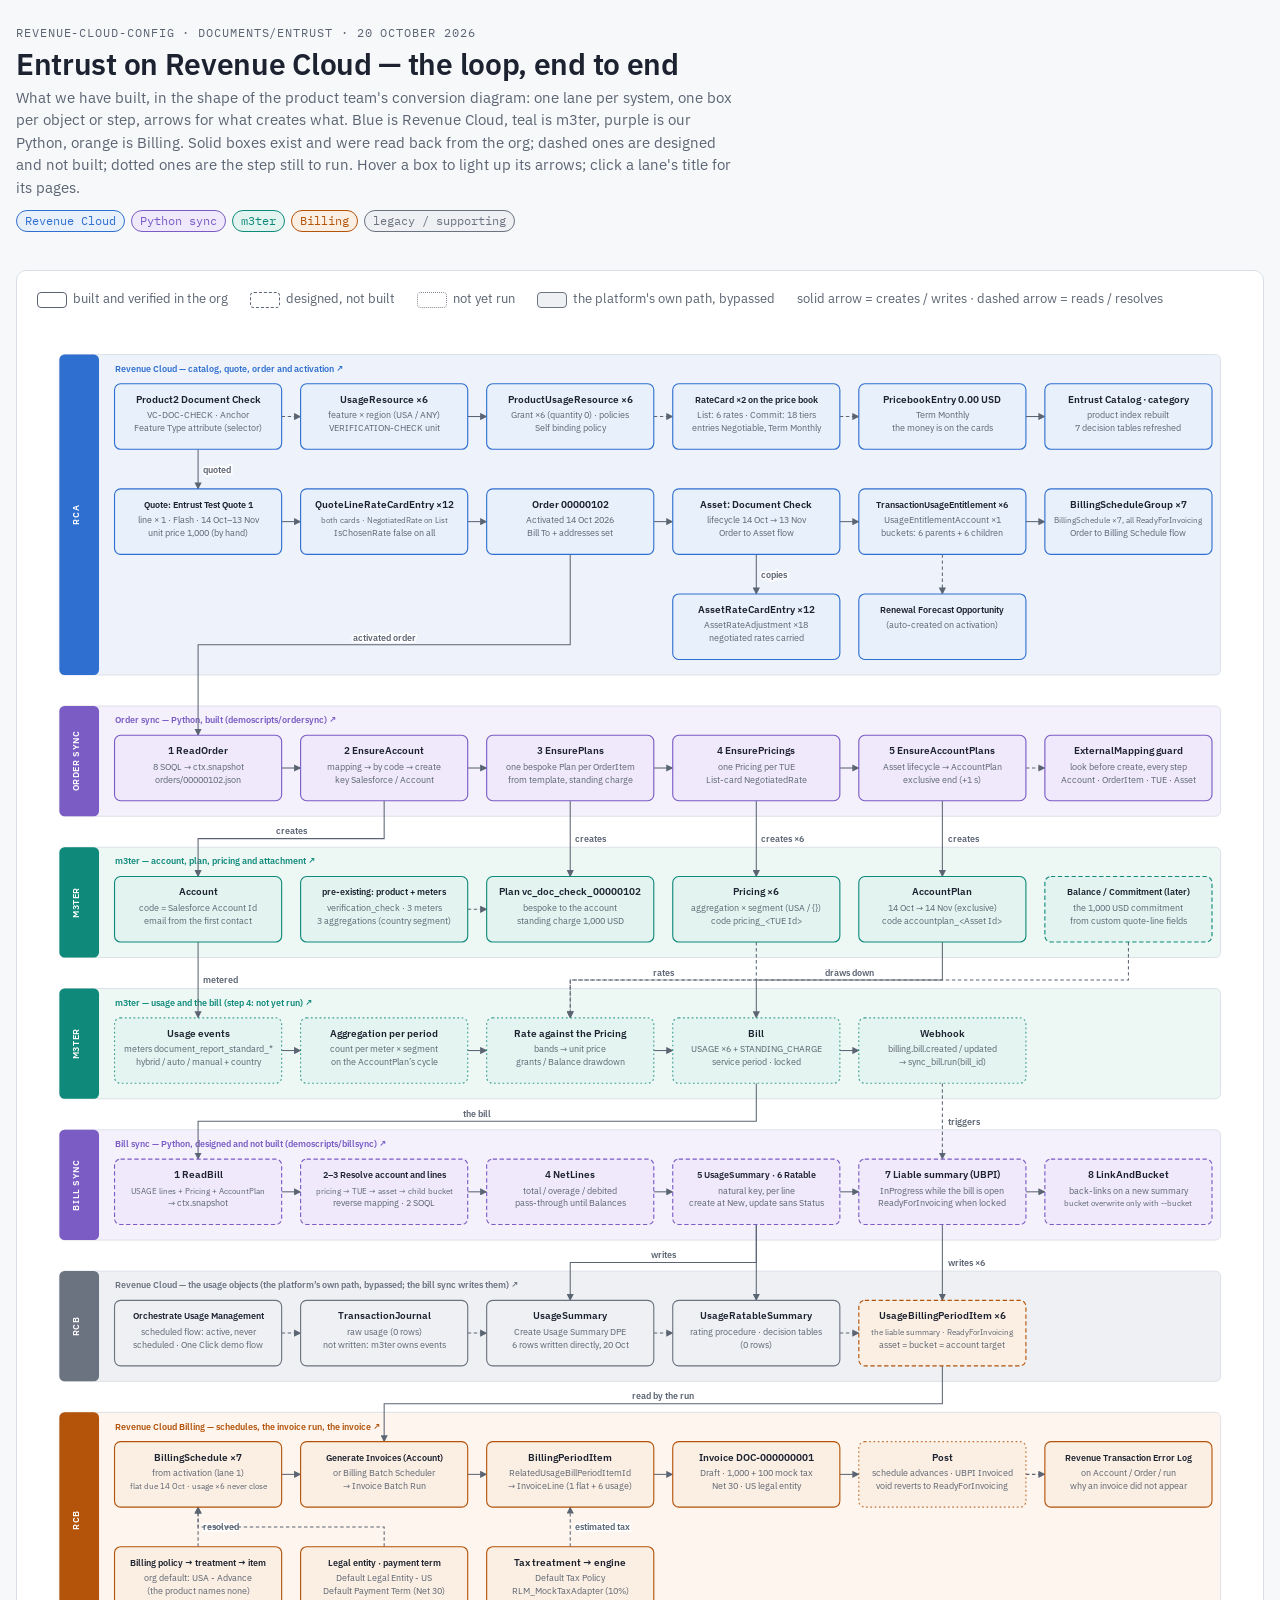
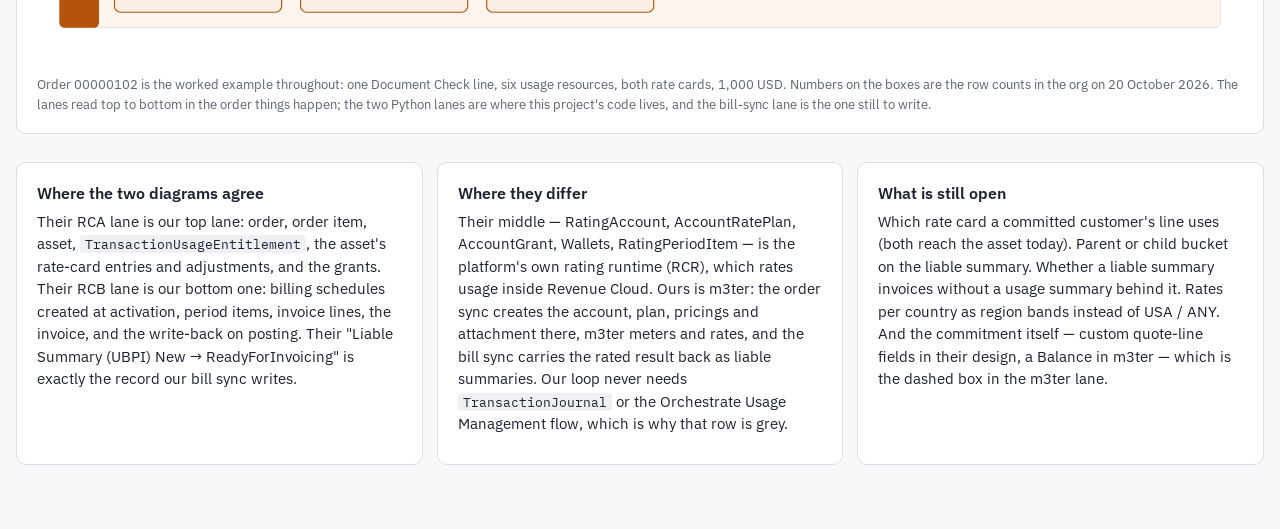
<file: customers/entrust/docs/end-to-end-flow.html>
<!doctype html>
<html lang="en">
<head>
<meta charset="utf-8">
<meta name="viewport" content="width=device-width, initial-scale=1">
<title>End-to-End Flow</title>
<meta name="description" content="One diagram of the whole Entrust loop as built: the Document Check catalog and order activation in Revenue Cloud, the order sync to m3ter, usage and the bill in m3ter, the bill sync back, and Billing's invoice. Swim lanes per system, one box per object or step, each lane marked built, designed or to do.">
<link rel="stylesheet" href="https://fonts.googleapis.com/css2?family=IBM+Plex+Sans:wght@400;500;600&family=IBM+Plex+Mono:wght@400;500&display=swap">
<style>
/* Same palette as the design pages: blue = Salesforce / Revenue Cloud, teal = m3ter, purple = the Python syncs, grey = supporting / legacy, orange = open. */
:root {
  --bg:#f7f8fa; --fg:#1c2230; --fg-2:#5b6472; --line:#d9dee6; --card:#ffffff;
  --sf:#2f6fcf; --sf-bg:#e8f0fb; --sf-lane:#eef3fb; --m3:#0f8a7a; --m3-bg:#e3f4f0; --m3-lane:#edf7f4; --ctl:#7a5cc4; --ctl-bg:#efe9fb; --ctl-lane:#f4f0fc;
  --st:#6b7280; --st-bg:#eef0f3; --bill:#b4530a; --bill-bg:#fbeee2; --bill-lane:#fdf5ee; --warn:#b4530a; --warn-bg:#fff4e8; --ok:#1f7a3f; --ok-bg:#e3f3e8;
  --accent:#c2600f; --code-bg:#eef0f3;
  --display:"IBM Plex Sans",ui-sans-serif,system-ui,sans-serif; --mono:"IBM Plex Mono",ui-monospace,SFMono-Regular,Menlo,monospace;
}
@media (prefers-color-scheme: dark) { :root:not([data-theme="light"]) {
  --bg:#13171d; --fg:#e6e9ee; --fg-2:#9aa3b0; --line:#2b323c; --card:#1b2028;
  --sf:#7fb0f0; --sf-bg:#1a2a44; --sf-lane:#161e2c; --m3:#4fcdb8; --m3-bg:#133530; --m3-lane:#142824; --ctl:#b59cf0; --ctl-bg:#2a2340; --ctl-lane:#1f1b2e;
  --st:#9aa3b0; --st-bg:#242a33; --bill:#f0a05a; --bill-bg:#3a2816; --bill-lane:#271e16; --warn:#f0a05a; --warn-bg:#3a2816; --ok:#6fd49a; --ok-bg:#163a26;
  --accent:#f0a05a; --code-bg:#242a33; color-scheme:dark } }
:root[data-theme="dark"] {
  --bg:#13171d; --fg:#e6e9ee; --fg-2:#9aa3b0; --line:#2b323c; --card:#1b2028;
  --sf:#7fb0f0; --sf-bg:#1a2a44; --sf-lane:#161e2c; --m3:#4fcdb8; --m3-bg:#133530; --m3-lane:#142824; --ctl:#b59cf0; --ctl-bg:#2a2340; --ctl-lane:#1f1b2e;
  --st:#9aa3b0; --st-bg:#242a33; --bill:#f0a05a; --bill-bg:#3a2816; --bill-lane:#271e16; --warn:#f0a05a; --warn-bg:#3a2816; --ok:#6fd49a; --ok-bg:#163a26;
  --accent:#f0a05a; --code-bg:#242a33; color-scheme:dark }
* { box-sizing:border-box }
body { background:var(--bg); color:var(--fg); font-family:var(--display); font-size:15px; line-height:1.5; margin:0; padding:24px 16px 64px }
main { max-width:1400px; margin:0 auto; display:grid; gap:28px }
h1 { font-size:1.9rem; font-weight:600; margin:0; letter-spacing:-.01em; text-wrap:balance }
h2 { font-size:1.25rem; font-weight:600; margin:0 0 12px; text-wrap:balance }
h3 { font-size:1rem; font-weight:600; margin:16px 0 6px }
p { margin:0 0 10px; max-width:80ch }
.eyebrow { font-family:var(--mono); font-size:.72rem; letter-spacing:.08em; text-transform:uppercase; color:var(--fg-2) }
header p { color:var(--fg-2) }
code { font-family:var(--mono); font-size:.84em; background:var(--code-bg); padding:1px 5px; border-radius:4px; word-break:break-word }
.muted { color:var(--fg-2) }
.card { background:var(--card); border:1px solid var(--line); border-radius:10px; padding:18px 20px }
.grid3 { display:grid; grid-template-columns:repeat(auto-fit, minmax(280px, 1fr)); gap:14px }
.pill { display:inline-block; font-family:var(--mono); font-size:.72rem; padding:1px 8px; border-radius:999px; border:1px solid currentColor; margin-right:6px }
.pill.sf { background:var(--sf-bg); color:var(--sf) } .pill.m3 { background:var(--m3-bg); color:var(--m3) } .pill.ctl { background:var(--ctl-bg); color:var(--ctl) }
.pill.bill { background:var(--bill-bg); color:var(--bill) } .pill.st { background:var(--st-bg); color:var(--st) }
.legend { display:flex; flex-wrap:wrap; gap:14px 22px; font-size:12.5px; color:var(--fg-2); align-items:center }
.legend i { display:inline-block; width:30px; height:16px; border-radius:4px; vertical-align:middle; margin-right:6px; border:1.5px solid var(--fg-2); background:var(--card) }
.legend i.design { border-style:dashed } .legend i.todo { border-style:dotted; opacity:.75 } .legend i.legacy { background:var(--st-bg); border-color:var(--st) }
figure { margin:0 } figcaption { font-size:.82rem; color:var(--fg-2); margin-top:10px }
.diagram { overflow-x:auto }
svg { display:block; width:100%; height:auto; min-width:900px }
svg text { font-family:var(--display); font-size:12px; fill:var(--fg) }
svg text.mono { font-family:var(--mono); font-size:11px }
svg text.small { font-size:10px; fill:var(--fg-2) }
svg text.lane { font-size:11px; font-weight:600; fill:#fff; letter-spacing:.06em }
svg text.lbl { font-size:10.5px; font-weight:600; fill:var(--fg-2) }
svg .box { stroke-width:1.3 }
svg .box.sf { fill:var(--sf-bg); stroke:var(--sf) } svg .box.m3 { fill:var(--m3-bg); stroke:var(--m3) }
svg .box.ctl { fill:var(--ctl-bg); stroke:var(--ctl) } svg .box.bill { fill:var(--bill-bg); stroke:var(--bill) }
svg .box.st { fill:var(--st-bg); stroke:var(--st) } svg .box.warn { fill:var(--warn-bg); stroke:var(--warn) }
svg .box.design { stroke-dasharray:5 3 } svg .box.todo { stroke-dasharray:2 3; opacity:.8 }
svg .edge { fill:none; stroke:var(--fg-2); stroke-width:1.2; marker-end:url(#arrow) }
svg .edge.soft { stroke-dasharray:4 3 }
svg .lanebg { stroke:var(--line); stroke-width:1 }
svg .hot .box { stroke-width:2.6 }
svg g.node { cursor:default }
ul { padding-left:20px; margin:0 0 10px } li { margin-bottom:5px }
a { color:inherit }
</style>
</head>
<body>
<main>

<header>
  <div class="eyebrow">revenue-cloud-config · documents/entrust · 20 October 2026</div>
  <h1>Entrust on Revenue Cloud — the loop, end to end</h1>
  <p>What we have built, in the shape of the product team's conversion diagram: one lane per system, one box per object or step, arrows for what creates what. Blue is Revenue Cloud, teal is m3ter, purple is our Python, orange is Billing. Solid boxes exist and were read back from the org; dashed ones are designed and not built; dotted ones are the step still to run. Hover a box to light up its arrows; click a lane's title for its pages.</p>
  <p><span class="pill sf">Revenue Cloud</span><span class="pill ctl">Python sync</span><span class="pill m3">m3ter</span><span class="pill bill">Billing</span><span class="pill st">legacy / supporting</span></p>
</header>

<figure class="card">
  <div class="legend">
    <span><i></i>built and verified in the org</span><span><i class="design"></i>designed, not built</span><span><i class="todo"></i>not yet run</span><span><i class="legacy"></i>the platform's own path, bypassed</span><span>solid arrow = creates / writes · dashed arrow = reads / resolves</span>
  </div>
  <div class="diagram"><svg id="d" viewBox="0 0 1400 1400" role="img" aria-label="Swim-lane diagram of the Entrust loop: Revenue Cloud catalog and order, order sync, m3ter plan and pricing, m3ter usage and bill, bill sync, Revenue Cloud billing and invoice"></svg></div>
  <figcaption>Order 00000102 is the worked example throughout: one Document Check line, six usage resources, both rate cards, 1,000 USD. Numbers on the boxes are the row counts in the org on 20 October 2026. The lanes read top to bottom in the order things happen; the two Python lanes are where this project's code lives, and the bill-sync lane is the one still to write.</figcaption>
</figure>

<section class="grid3">
  <div class="card">
    <h3 style="margin-top:0">Where the two diagrams agree</h3>
    <p>Their RCA lane is our top lane: order, order item, asset, <code>TransactionUsageEntitlement</code>, the asset's rate-card entries and adjustments, and the grants. Their RCB lane is our bottom one: billing schedules created at activation, period items, invoice lines, the invoice, and the write-back on posting. Their "Liable Summary (UBPI) New → ReadyForInvoicing" is exactly the record our bill sync writes.</p>
  </div>
  <div class="card">
    <h3 style="margin-top:0">Where they differ</h3>
    <p>Their middle — RatingAccount, AccountRatePlan, AccountGrant, Wallets, RatingPeriodItem — is the platform's own rating runtime (RCR), which rates usage inside Revenue Cloud. Ours is m3ter: the order sync creates the account, plan, pricings and attachment there, m3ter meters and rates, and the bill sync carries the rated result back as liable summaries. Our loop never needs <code>TransactionJournal</code> or the Orchestrate Usage Management flow, which is why that row is grey.</p>
  </div>
  <div class="card">
    <h3 style="margin-top:0">What is still open</h3>
    <p>Which rate card a committed customer's line uses (both reach the asset today). Parent or child bucket on the liable summary. Whether a liable summary invoices without a usage summary behind it. Rates per country as region bands instead of USA / ANY. And the commitment itself — custom quote-line fields in their design, a Balance in m3ter — which is the dashed box in the m3ter lane.</p>
  </div>
</section>

<script>
(function () {
  'use strict';
  const svg = document.getElementById('d');
  const NS = 'http://www.w3.org/2000/svg';
  const el = (t, a, kids) => { const e = document.createElementNS(NS, t); for (const [k, v] of Object.entries(a || {})) e.setAttribute(k, v); (kids || []).forEach(k => e.append(k)); return e; };
  const txt = (x, y, lines, cls, anchor) => { const t = el('text', { x, y, class: cls || '', 'text-anchor': anchor || 'middle' }); lines.forEach((l, i) => t.append(el('tspan', { x, dy: i ? 15 : 0, style: l.length > 34 ? 'font-size:9.2px' : '' }, [l]))); return t; };

  // ---- layout: six columns; lanes stacked from a list of row counts
  const BW = 194, BH = 76, COLX = [90, 306, 522, 738, 954, 1170], PAD_T = 34, PAD_B = 18, ROWGAP = 46, LANEGAP = 36;
  const LANES = [
    { id: 'rca', code: 'RCA',       title: 'Revenue Cloud — catalog, quote, order and activation',          color: 'var(--sf)',   bg: 'var(--sf-lane)',   rows: 3, page: 'catalog-setup-guide' },
    { id: 'os',  code: 'ORDER SYNC', title: 'Order sync — Python, built (demoscripts/ordersync)',           color: 'var(--ctl)',  bg: 'var(--ctl-lane)',  rows: 1, page: 'order-sync-design' },
    { id: 'm3r', code: 'M3TER',     title: 'm3ter — account, plan, pricing and attachment',                 color: 'var(--m3)',   bg: 'var(--m3-lane)',   rows: 1, page: 'order-sync-design' },
    { id: 'm3u', code: 'M3TER',     title: 'm3ter — usage and the bill (step 4: not yet run)',              color: 'var(--m3)',   bg: 'var(--m3-lane)',   rows: 1, page: 'usage-and-bill' },
    { id: 'bs',  code: 'BILL SYNC', title: 'Bill sync — Python, designed and not built (demoscripts/billsync)', color: 'var(--ctl)', bg: 'var(--ctl-lane)', rows: 1, page: 'bill-sync-design' },
    { id: 'uo',  code: 'RCB',       title: 'Revenue Cloud — the usage objects (the platform’s own path, bypassed; the bill sync writes them)', color: 'var(--st)', bg: 'var(--st-bg)', rows: 1, page: 'billing-data-model' },
    { id: 'rcb', code: 'RCB',       title: 'Revenue Cloud Billing — schedules, the invoice run, the invoice', color: 'var(--bill)', bg: 'var(--bill-lane)', rows: 2, page: 'billing-data-model' },
  ];
  let y = 54;
  for (const l of LANES) { l.y = y; l.h = PAD_T + l.rows * BH + (l.rows - 1) * ROWGAP + PAD_B; l.rowY = [...Array(l.rows)].map((_, i) => l.y + PAD_T + i * (BH + ROWGAP)); y += l.h + LANEGAP; }
  svg.setAttribute('viewBox', `0 0 1400 ${y + 8}`);
  const LANE = Object.fromEntries(LANES.map(l => [l.id, l]));
  // nodes: id, lane, row, column, kind (sf/m3/ctl/bill/st), status ('' | design | todo), three lines
  const N = [
    ['cat_p',   'rca', 0, 0, 'sf', '', ['Product2 Document Check', 'VC-DOC-CHECK · Anchor', 'Feature Type attribute (selector)']],
    ['cat_r',   'rca', 0, 1, 'sf', '', ['UsageResource ×6', 'feature × region (USA / ANY)', 'VERIFICATION-CHECK unit']],
    ['cat_pur', 'rca', 0, 2, 'sf', '', ['ProductUsageResource ×6', 'Grant ×6 (quantity 0) · policies', 'Self binding policy']],
    ['cat_rc',  'rca', 0, 3, 'sf', '', ['RateCard ×2 on the price book', 'List: 6 rates · Commit: 18 tiers', 'entries Negotiable, Term Monthly']],
    ['cat_pbe', 'rca', 0, 4, 'sf', '', ['PricebookEntry 0.00 USD', 'Term Monthly', 'the money is on the cards']],
    ['cat_dt',  'rca', 0, 5, 'sf', '', ['Entrust Catalog · category', 'product index rebuilt', '7 decision tables refreshed']],
    ['q',       'rca', 1, 0, 'sf', '', ['Quote: Entrust Test Quote 1', 'line × 1 · Flash · 14 Oct–13 Nov', 'unit price 1,000 (by hand)']],
    ['qlrce',   'rca', 1, 1, 'sf', '', ['QuoteLineRateCardEntry ×12', 'both cards · NegotiatedRate on List', 'IsChosenRate false on all']],
    ['ord',     'rca', 1, 2, 'sf', '', ['Order 00000102', 'Activated 14 Oct 2026', 'Bill To + addresses set']],
    ['asset',   'rca', 1, 3, 'sf', '', ['Asset: Document Check', 'lifecycle 14 Oct → 13 Nov', 'Order to Asset flow']],
    ['tue',     'rca', 1, 4, 'sf', '', ['TransactionUsageEntitlement ×6', 'UsageEntitlementAccount ×1', 'buckets: 6 parents + 6 children']],
    ['bsg',     'rca', 1, 5, 'sf', '', ['BillingScheduleGroup ×7', 'BillingSchedule ×7, all ReadyForInvoicing', 'Order to Billing Schedule flow']],
    ['arce',    'rca', 2, 3, 'sf', '', ['AssetRateCardEntry ×12', 'AssetRateAdjustment ×18', 'negotiated rates carried']],
    ['renew',   'rca', 2, 4, 'sf', '', ['Renewal Forecast Opportunity', '(auto-created on activation)', '']],
    ['os1', 'os', 0, 0, 'ctl', '', ['1  ReadOrder', '8 SOQL → ctx.snapshot', 'orders/00000102.json']],
    ['os2', 'os', 0, 1, 'ctl', '', ['2  EnsureAccount', 'mapping → by code → create', 'key Salesforce / Account']],
    ['os3', 'os', 0, 2, 'ctl', '', ['3  EnsurePlans', 'one bespoke Plan per OrderItem', 'from template, standing charge']],
    ['os4', 'os', 0, 3, 'ctl', '', ['4  EnsurePricings', 'one Pricing per TUE', 'List-card NegotiatedRate']],
    ['os5', 'os', 0, 4, 'ctl', '', ['5  EnsureAccountPlans', 'Asset lifecycle → AccountPlan', 'exclusive end (+1 s)']],
    ['osm', 'os', 0, 5, 'ctl', '', ['ExternalMapping guard', 'look before create, every step', 'Account · OrderItem · TUE · Asset']],
    ['m_acc', 'm3r', 0, 0, 'm3', '', ['Account', 'code = Salesforce Account Id', 'email from the first contact']],
    ['m_pre', 'm3r', 0, 1, 'm3', '', ['pre-existing: product + meters', 'verification_check · 3 meters', '3 aggregations (country segment)']],
    ['m_plan','m3r', 0, 2, 'm3', '', ['Plan vc_doc_check_00000102', 'bespoke to the account', 'standing charge 1,000 USD']],
    ['m_pr',  'm3r', 0, 3, 'm3', '', ['Pricing ×6', 'aggregation × segment (USA / {})', 'code pricing_<TUE Id>']],
    ['m_ap',  'm3r', 0, 4, 'm3', '', ['AccountPlan', '14 Oct → 14 Nov (exclusive)', 'code accountplan_<Asset Id>']],
    ['m_bal', 'm3r', 0, 5, 'm3', 'design', ['Balance / Commitment (later)', 'the 1,000 USD commitment', 'from custom quote-line fields']],
    ['u_ev',  'm3u', 0, 0, 'm3', 'todo', ['Usage events', 'meters document_report_standard_*', 'hybrid / auto / manual + country']],
    ['u_agg', 'm3u', 0, 1, 'm3', 'todo', ['Aggregation per period', 'count per meter × segment', 'on the AccountPlan’s cycle']],
    ['u_rate','m3u', 0, 2, 'm3', 'todo', ['Rate against the Pricing', 'bands → unit price', 'grants / Balance drawdown']],
    ['u_bill','m3u', 0, 3, 'm3', 'todo', ['Bill', 'USAGE ×6 + STANDING_CHARGE', 'service period · locked']],
    ['u_hook','m3u', 0, 4, 'm3', 'todo', ['Webhook', 'billing.bill.created / updated', '→ sync_bill.run(bill_id)']],
    ['bs1', 'bs', 0, 0, 'ctl', 'design', ['1  ReadBill', 'USAGE lines + Pricing + AccountPlan', '→ ctx.snapshot']],
    ['bs2', 'bs', 0, 1, 'ctl', 'design', ['2–3  Resolve account and lines', 'pricing → TUE → asset → child bucket', 'reverse mapping · 2 SOQL']],
    ['bs4', 'bs', 0, 2, 'ctl', 'design', ['4  NetLines', 'total / overage / debited', 'pass-through until Balances']],
    ['bs5', 'bs', 0, 3, 'ctl', 'design', ['5  UsageSummary · 6  Ratable', 'natural key, per line', 'create at New, update sans Status']],
    ['bs7', 'bs', 0, 4, 'ctl', 'design', ['7  Liable summary (UBPI)', 'InProgress while the bill is open', 'ReadyForInvoicing when locked']],
    ['bs8', 'bs', 0, 5, 'ctl', 'design', ['8  LinkAndBucket', 'back-links on a new summary', 'bucket overwrite only with --bucket']],
    ['l_flow','uo', 0, 0, 'st', '', ['Orchestrate Usage Management', 'scheduled flow: active, never', 'scheduled · One Click demo flow']],
    ['l_tj',  'uo', 0, 1, 'st', '', ['TransactionJournal', 'raw usage (0 rows)', 'not written: m3ter owns events']],
    ['l_us',  'uo', 0, 2, 'st', '', ['UsageSummary', 'Create Usage Summary DPE', '6 rows written directly, 20 Oct']],
    ['l_urs', 'uo', 0, 3, 'st', '', ['UsageRatableSummary', 'rating procedure · decision tables', '(0 rows)']],
    ['l_ubpi','uo', 0, 4, 'bill', 'design', ['UsageBillingPeriodItem ×6', 'the liable summary · ReadyForInvoicing', 'asset = bucket = account target']],
    ['b_bs',  'rcb', 0, 0, 'bill', '', ['BillingSchedule ×7', 'from activation (lane 1)', 'flat due 14 Oct · usage ×6 never close']],
    ['b_gen', 'rcb', 0, 1, 'bill', '', ['Generate Invoices (Account)', 'or Billing Batch Scheduler', '→ Invoice Batch Run']],
    ['b_bpi', 'rcb', 0, 2, 'bill', '', ['BillingPeriodItem', 'RelatedUsageBillPeriodItemId', '→ InvoiceLine (1 flat + 6 usage)']],
    ['b_inv', 'rcb', 0, 3, 'bill', '', ['Invoice DOC-000000001', 'Draft · 1,000 + 100 mock tax', 'Net 30 · US legal entity']],
    ['b_post','rcb', 0, 4, 'bill', 'todo', ['Post', 'schedule advances · UBPI Invoiced', 'void reverts to ReadyForInvoicing']],
    ['b_rtel','rcb', 0, 5, 'bill', '', ['Revenue Transaction Error Log', 'on Account / Order / run', 'why an invoice did not appear']],
    ['b_pol', 'rcb', 1, 0, 'bill', '', ['Billing policy → treatment → item', 'org default: USA - Advance', '(the product names none)']],
    ['b_le',  'rcb', 1, 1, 'bill', '', ['Legal entity · payment term', 'Default Legal Entity - US', 'Default Payment Term (Net 30)']],
    ['b_tax', 'rcb', 1, 2, 'bill', '', ['Tax treatment → engine', 'Default Tax Policy', 'RLM_MockTaxAdapter (10%)']],
  ];
  // edges: from, to, kind ('' creates/writes, 'soft' reads/resolves), label (vertical and gutter edges only)
  const E = [
    ['cat_p', 'cat_r', 'soft'], ['cat_r', 'cat_pur', ''], ['cat_pur', 'cat_rc', 'soft'], ['cat_rc', 'cat_pbe', 'soft'], ['cat_pbe', 'cat_dt', ''],
    ['cat_p', 'q', '', 'quoted'], ['q', 'qlrce', ''], ['qlrce', 'ord', ''], ['ord', 'asset', ''], ['asset', 'tue', ''], ['tue', 'bsg', ''],
    ['asset', 'arce', '', 'copies'], ['tue', 'renew', 'soft'],
    ['ord', 'os1', '', 'activated order'], ['os1', 'os2', ''], ['os2', 'os3', ''], ['os3', 'os4', ''], ['os4', 'os5', ''], ['os5', 'osm', 'soft'],
    ['os2', 'm_acc', '', 'creates'], ['os3', 'm_plan', '', 'creates'], ['os4', 'm_pr', '', 'creates ×6'], ['os5', 'm_ap', '', 'creates'], ['m_pre', 'm_plan', 'soft'],
    ['m_acc', 'u_ev', '', 'metered'], ['m_ap', 'u_bill', '', 'billed under'], ['u_ev', 'u_agg', ''], ['u_agg', 'u_rate', ''], ['u_rate', 'u_bill', ''], ['u_bill', 'u_hook', ''],
    ['m_pr', 'u_rate', 'soft', 'rates'], ['m_bal', 'u_rate', 'soft', 'draws down'],
    ['u_hook', 'bs7', 'soft', 'triggers'], ['u_bill', 'bs1', '', 'the bill'],
    ['bs1', 'bs2', ''], ['bs2', 'bs4', ''], ['bs4', 'bs5', ''], ['bs5', 'bs7', ''], ['bs7', 'bs8', ''],
    ['bs5', 'l_us', '', 'writes'], ['bs5', 'l_urs', ''], ['bs7', 'l_ubpi', '', 'writes ×6'],
    ['l_tj', 'l_us', 'soft'], ['l_us', 'l_urs', 'soft'], ['l_urs', 'l_ubpi', 'soft'], ['l_flow', 'l_tj', 'soft'],
    ['l_ubpi', 'b_gen', '', 'read by the run'], ['b_bs', 'b_gen', ''], ['b_gen', 'b_bpi', ''], ['b_bpi', 'b_inv', ''], ['b_inv', 'b_post', ''], ['b_post', 'b_rtel', 'soft'],
    ['b_pol', 'b_bs', 'soft', 'resolved'], ['b_le', 'b_bs', 'soft'], ['b_tax', 'b_bpi', 'soft', 'estimated tax'],
  ];

  // ---- draw lanes
  const defs = el('defs', {}, [el('marker', { id: 'arrow', viewBox: '0 0 10 10', refX: 9, refY: 5, markerWidth: 7, markerHeight: 7, orient: 'auto-start-reverse' }, [el('path', { d: 'M0,0 L10,5 L0,10 z', fill: 'var(--fg-2)' })])]);
  svg.append(defs);
  for (const l of LANES) {
    const g = el('g', {});
    g.append(el('rect', { x: 26, y: l.y, width: 1348, height: l.h, rx: 6, fill: l.bg, class: 'lanebg' }));
    g.append(el('rect', { x: 26, y: l.y, width: 46, height: l.h, rx: 6, fill: l.color }));
    g.append(el('text', { x: 49, y: l.y + l.h / 2, class: 'lane', 'text-anchor': 'middle', transform: `rotate(-90 49 ${l.y + l.h / 2})` }, [l.code]));
    const a = el('a', { href: 'index.html#' + l.page, target: '_top' });
    a.append(el('text', { x: 90, y: l.y + 20, class: 'small', style: 'font-weight:600; fill:' + l.color + '; paint-order:stroke; stroke:' + l.bg + '; stroke-width:5px', 'text-anchor': 'start' }, [l.title + '  ↗']));
    g.append(a); svg.append(g);
  }
  // ---- nodes
  const pos = {};
  const nodeG = el('g', {});
  for (const [id, lane, row, col, kind, status, lines] of N) {
    const x = COLX[col], y0 = LANE[lane].rowY[row];
    pos[id] = { x, y: y0, w: BW, h: BH };
    const g = el('g', { class: 'node', 'data-id': id });
    g.append(el('rect', { x, y: y0, width: BW, height: BH, rx: 7, class: 'box ' + kind + (status ? ' ' + status : '') }));
    g.append(el('text', { x: x + BW / 2, y: y0 + 22, 'text-anchor': 'middle', style: 'font-weight:600; font-size:' + (lines[0].length > 26 ? '11px' : '12px') }, [lines[0]]));
    g.append(txt(x + BW / 2, y0 + 40, lines.slice(1).filter(Boolean), 'small'));
    nodeG.append(g);
  }
  // ---- edges: neighbours in a row are straight; everything else runs through the gap between the two rows
  const edgeG = el('g', {});
  const edgeOf = {};
  E.forEach(([a, b, kind, label]) => {
    const A = pos[a], B = pos[b];
    let d, lx, ly, anchor = 'start';
    if (Math.abs(A.y - B.y) < 1) {
      const dir = B.x > A.x ? 1 : -1, x1 = dir > 0 ? A.x + A.w : A.x, x2 = dir > 0 ? B.x : B.x + B.w, yy = A.y + A.h / 2;
      d = `M${x1} ${yy} L${x2} ${yy}`; lx = (x1 + x2) / 2; ly = yy - 6; anchor = 'middle';
    } else {
      const down = B.y > A.y;
      const xa = A.x + A.w / 2, xb = B.x + B.w / 2;
      const y1 = down ? A.y + A.h : A.y, y2 = down ? B.y : B.y + B.h;
      const gy = (y1 + y2) / 2;
      d = Math.abs(xa - xb) < 1 ? `M${xa} ${y1} L${xa} ${y2}` : `M${xa} ${y1} L${xa} ${gy} L${xb} ${gy} L${xb} ${y2}`;
      lx = xa + 6; ly = (Math.abs(xa - xb) < 1 ? gy : (y1 + gy) / 2) + 4;
      if (Math.abs(xa - xb) >= 1) { lx = (xa + xb) / 2; ly = gy - 5; anchor = 'middle'; }
    }
    const p = el('path', { d, class: 'edge' + (kind ? ' ' + kind : '') });
    edgeG.append(p); (edgeOf[a] = edgeOf[a] || []).push(p); (edgeOf[b] = edgeOf[b] || []).push(p);
    if (label) edgeG.append(el('text', { x: lx, y: ly, class: 'lbl', 'text-anchor': anchor, 'paint-order': 'stroke', stroke: 'var(--card)', 'stroke-width': 4 }, [label]));
  });
  svg.append(edgeG); svg.append(nodeG);
  // ---- hover: light up a node's edges
  nodeG.querySelectorAll('g.node').forEach(g => {
    const id = g.dataset.id;
    g.addEventListener('pointerenter', () => { g.classList.add('hot'); (edgeOf[id] || []).forEach(p => { p.style.stroke = 'var(--accent)'; p.style.strokeWidth = '2.4'; }); });
    g.addEventListener('pointerleave', () => { g.classList.remove('hot'); (edgeOf[id] || []).forEach(p => { p.style.stroke = ''; p.style.strokeWidth = ''; }); });
  });
})();
</script>
</main>
</body>
</html>
</file>
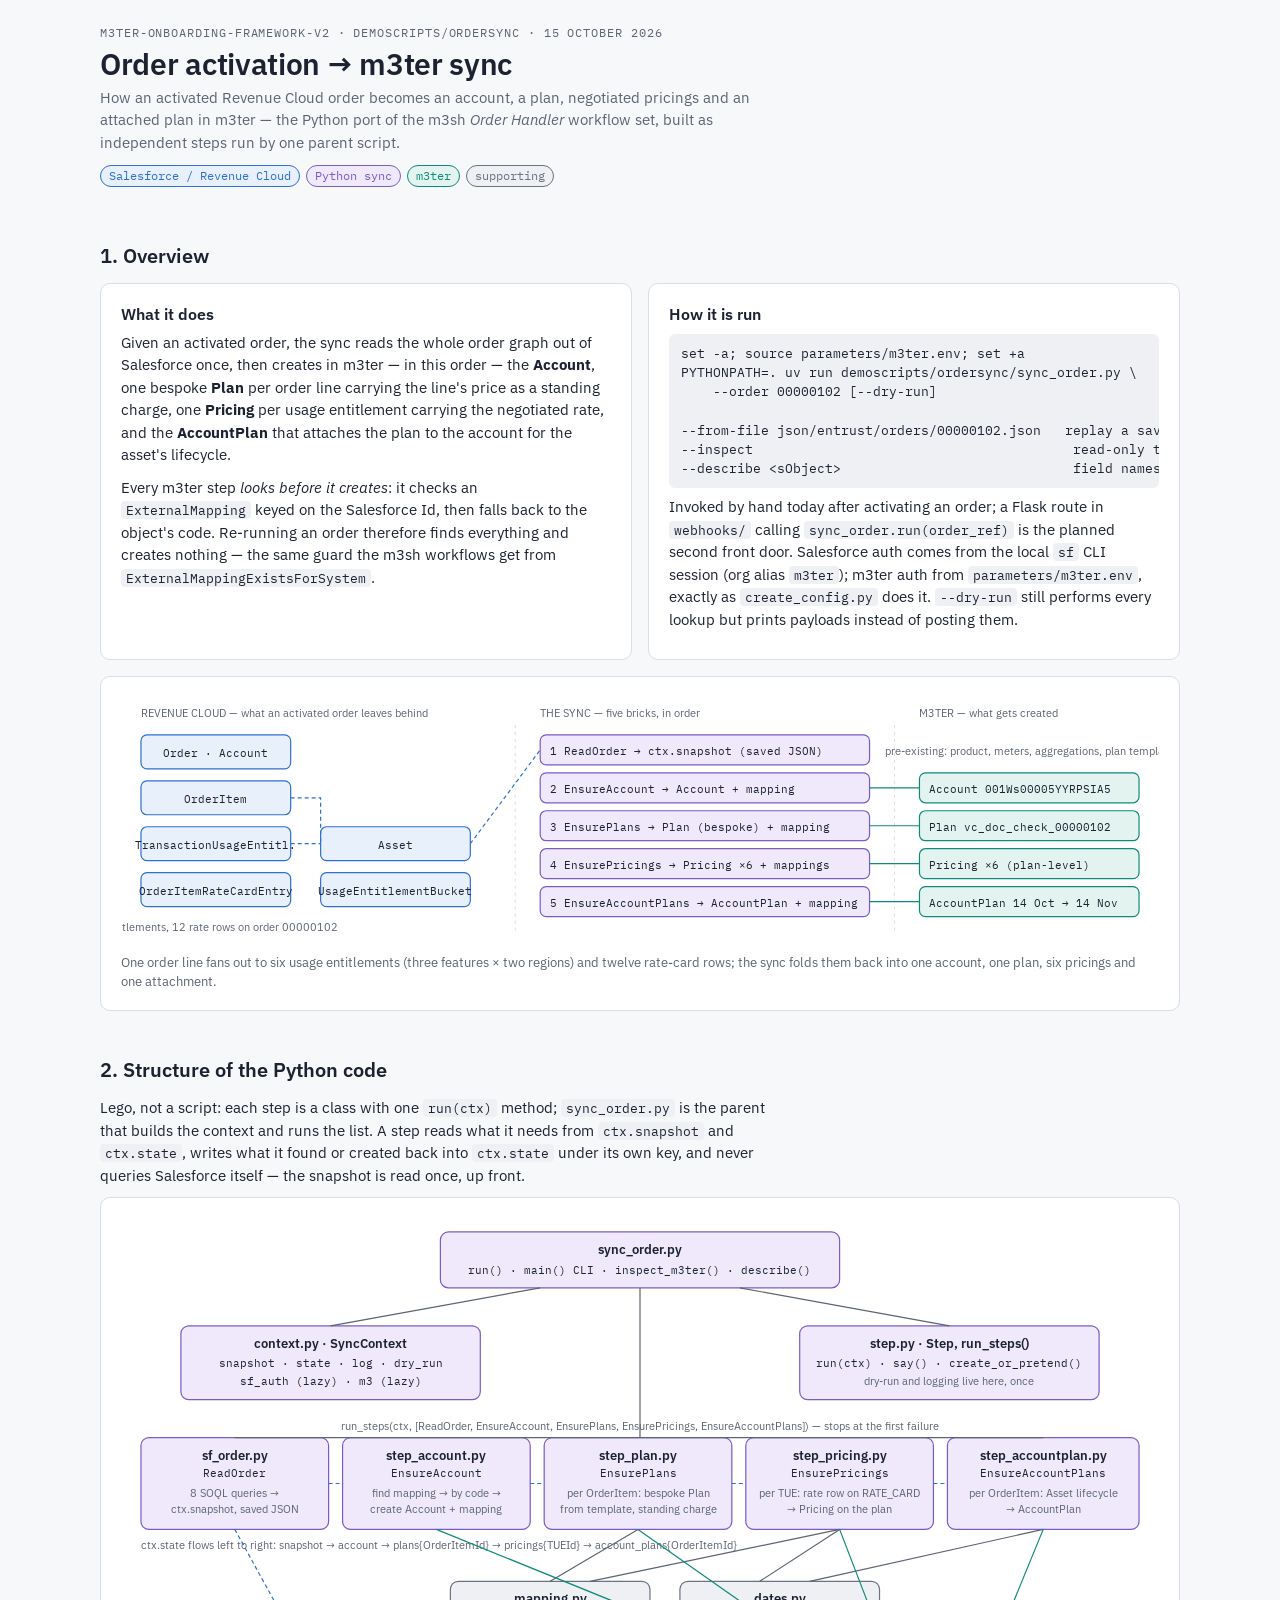
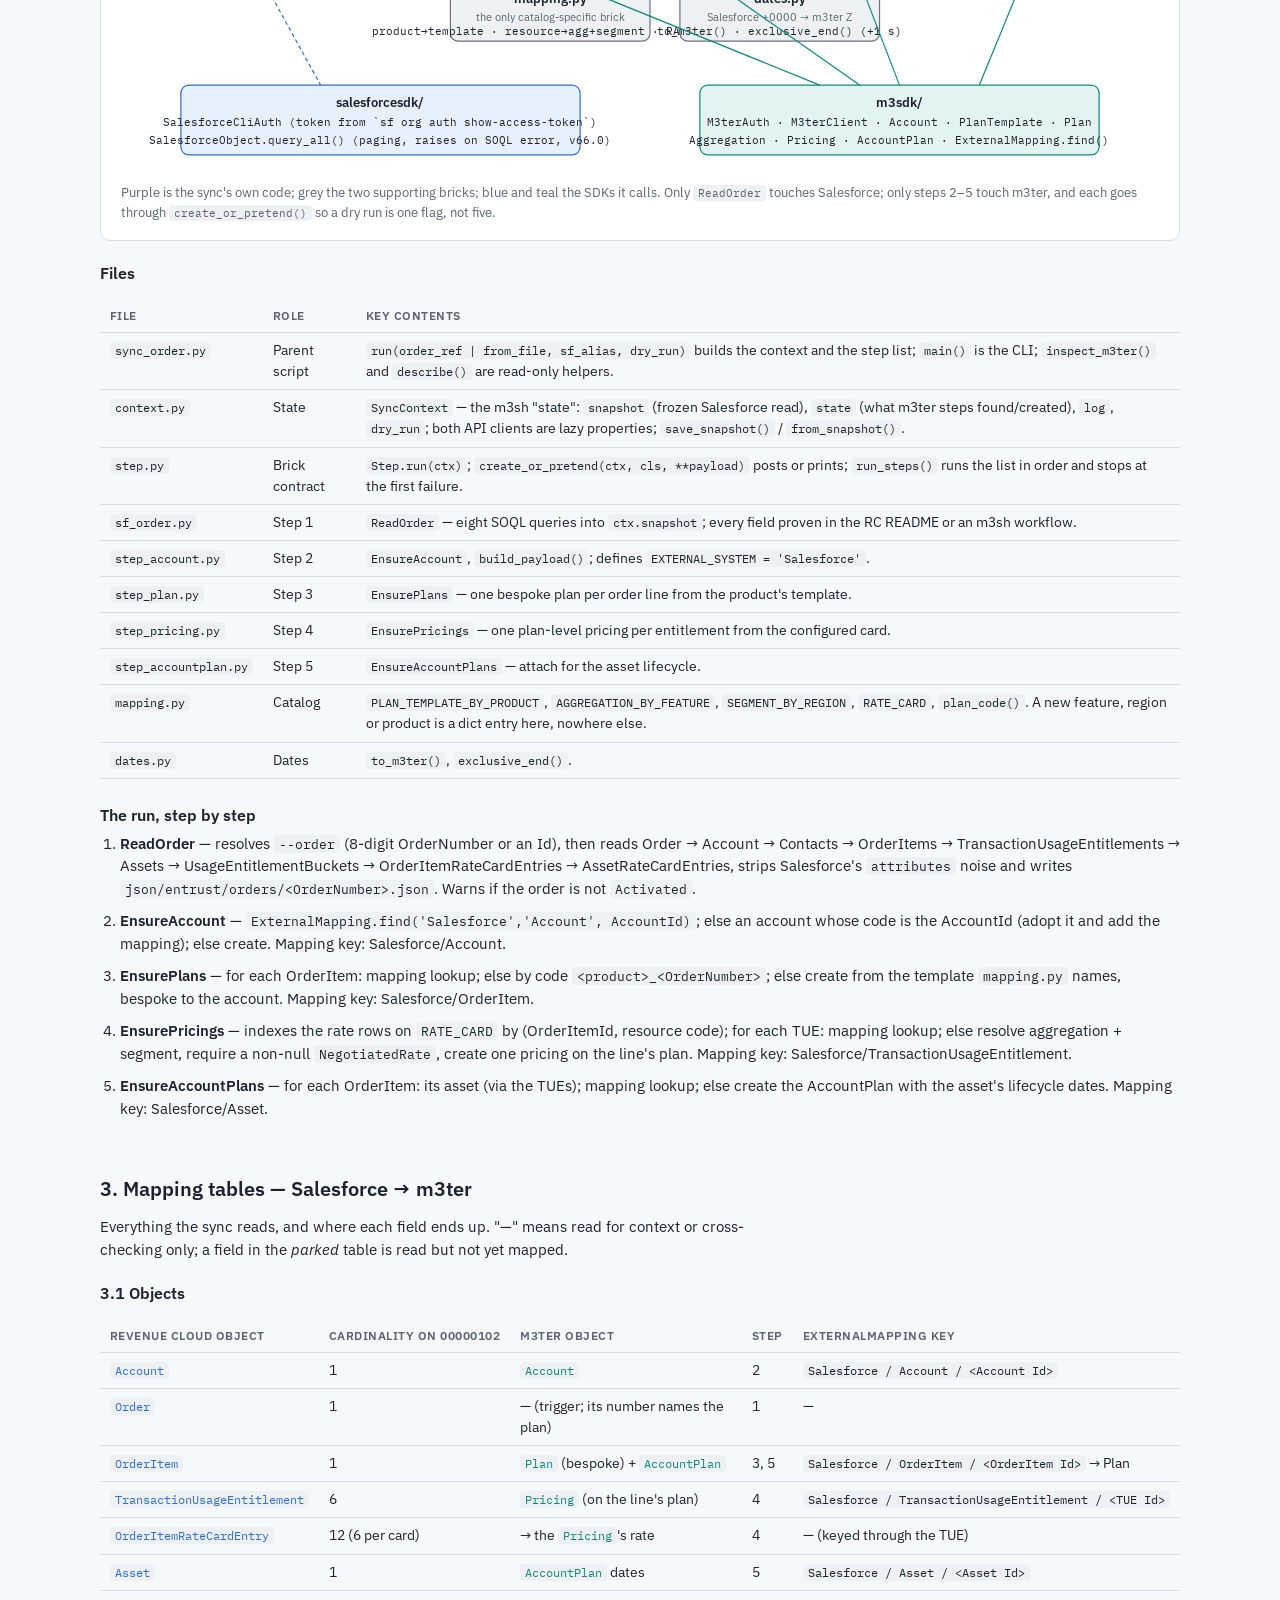
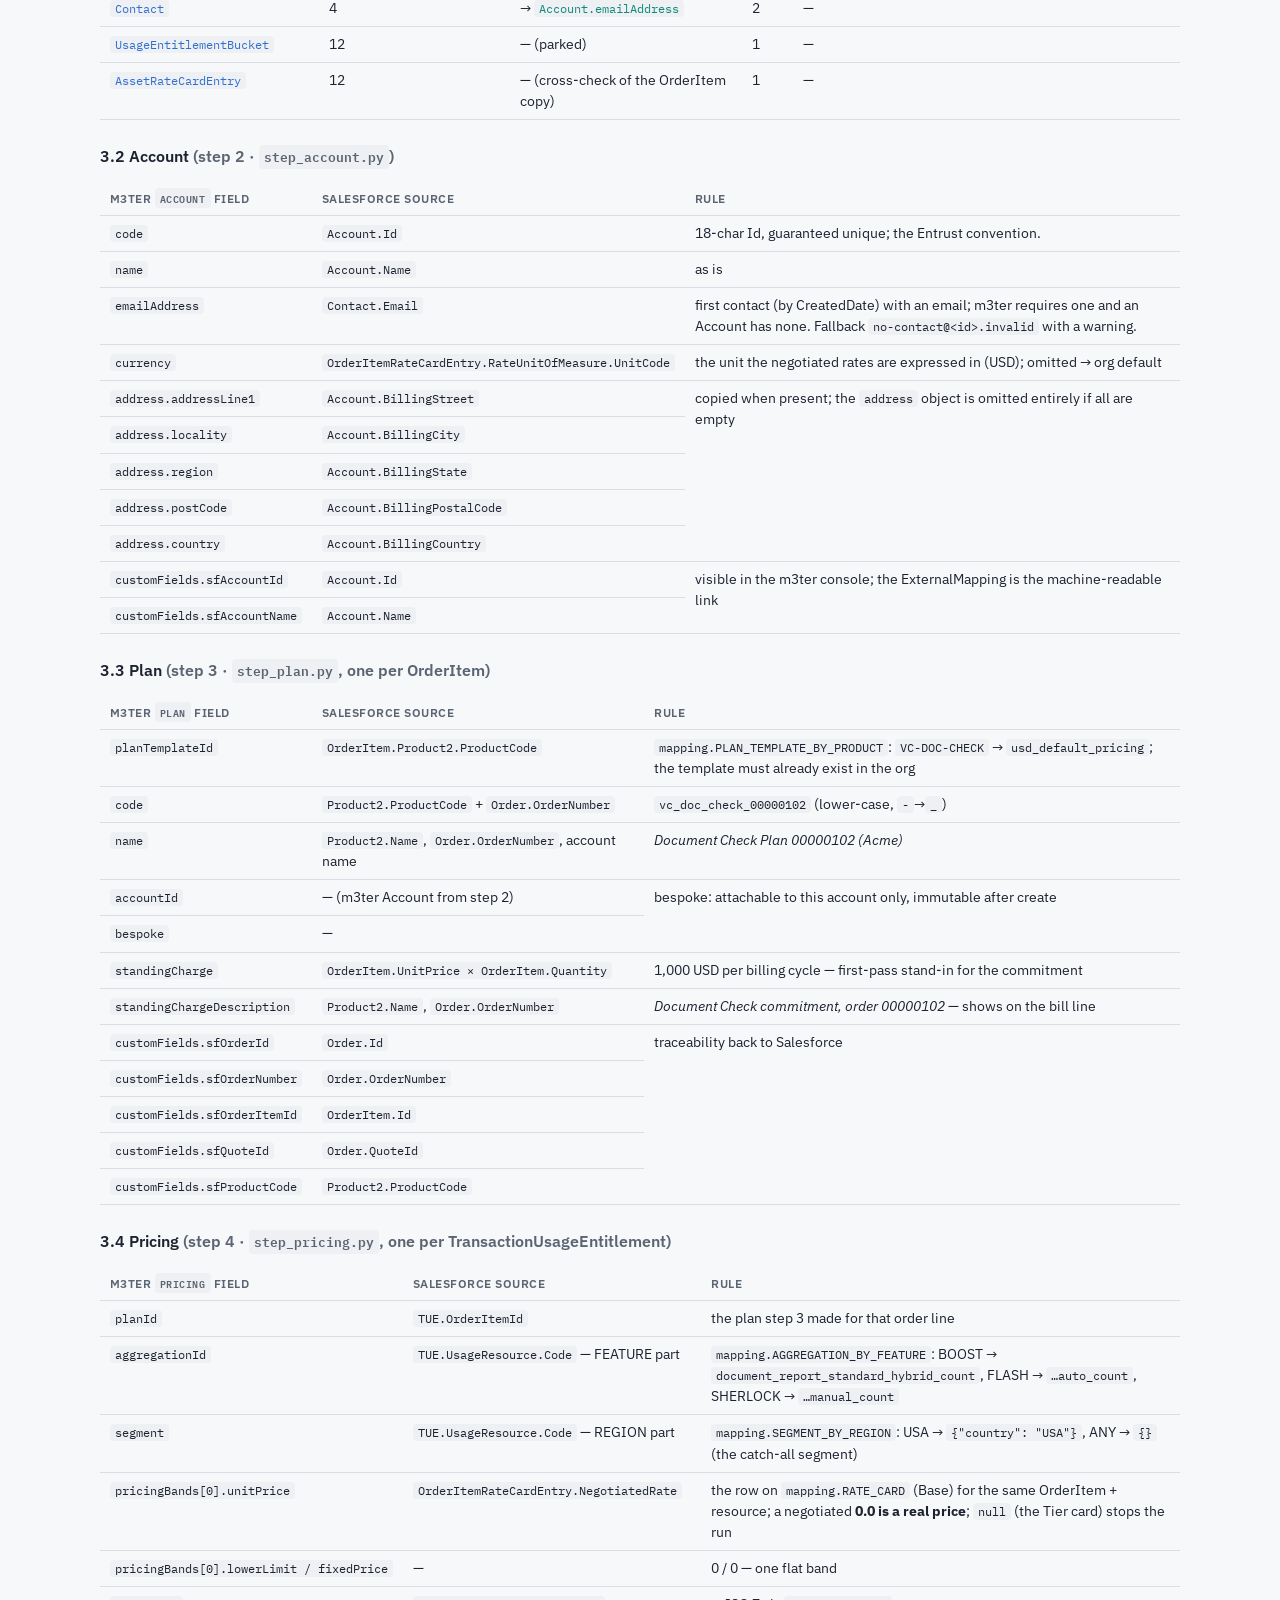
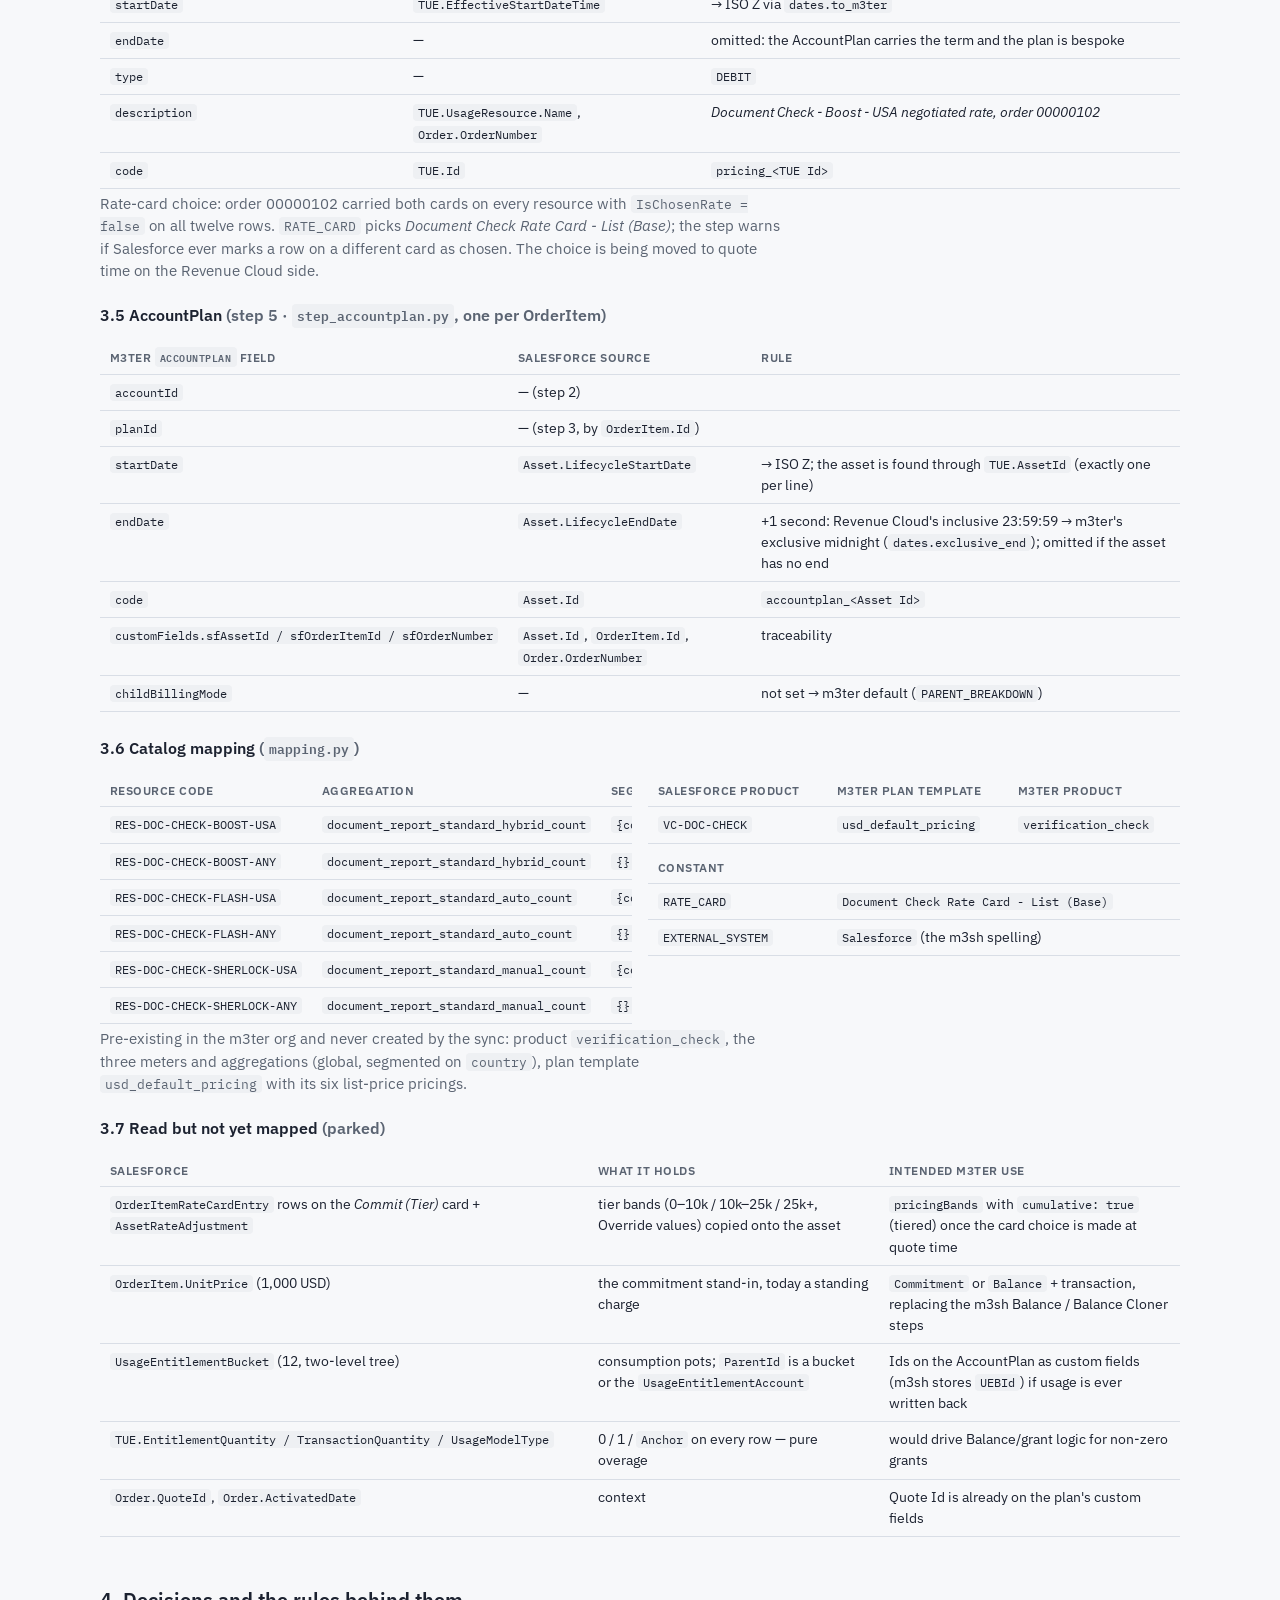
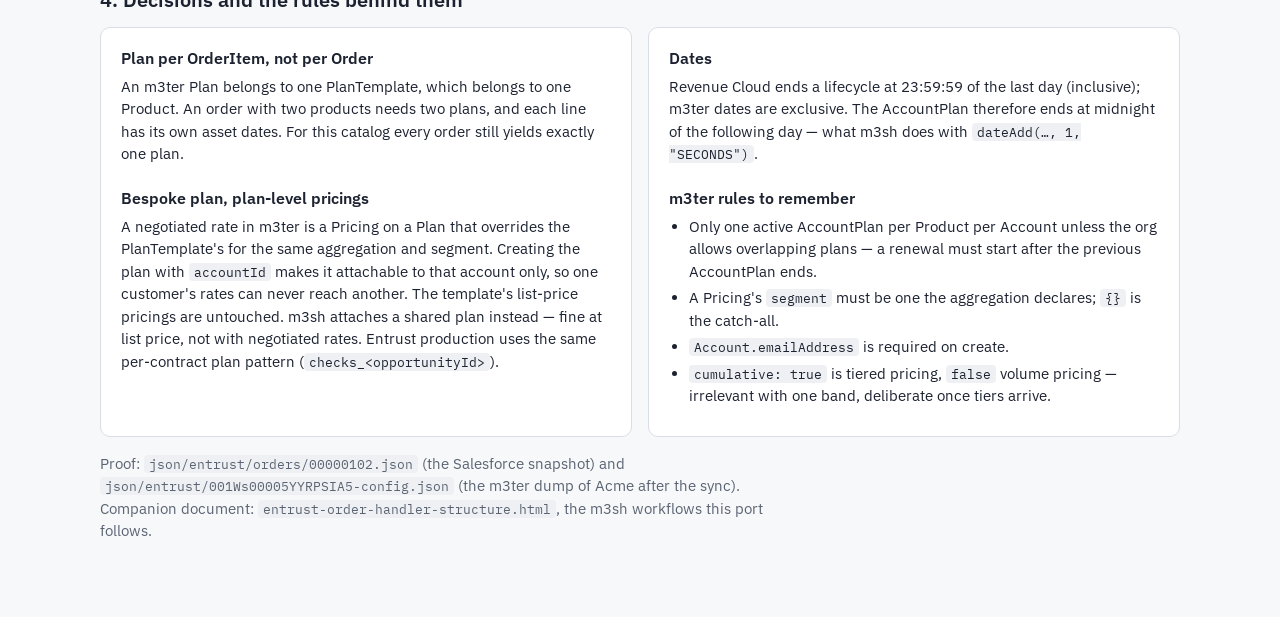
<file: customers/entrust/docs/order-sync-design.html>
<!doctype html>
<html lang="en">
<head>
<meta charset="utf-8">
<meta name="viewport" content="width=device-width, initial-scale=1">
<title>Order Sync Design</title>
<meta name="description" content="How the Revenue Cloud order activation → m3ter sync (demoscripts/ordersync) works: overview, code structure chart, and the Salesforce → m3ter object and field mapping tables.">
<link rel="stylesheet" href="https://fonts.googleapis.com/css2?family=IBM+Plex+Sans:wght@400;500;600&family=IBM+Plex+Mono:wght@400;500&display=swap">
<style>
/* Same palette as entrust-order-handler-structure.html so the two documents read as a pair:
   blue = Salesforce / Revenue Cloud, teal = m3ter, purple = the Python sync, grey = supporting. */
:root {
  --bg:#f7f8fa; --fg:#1c2230; --fg-2:#5b6472; --line:#d9dee6; --card:#ffffff;
  --sf:#2f6fcf; --sf-bg:#e8f0fb; --m3:#0f8a7a; --m3-bg:#e3f4f0; --ctl:#7a5cc4; --ctl-bg:#efe9fb;
  --st:#6b7280; --st-bg:#eef0f3; --call:#c2600f; --call-bg:#fbeee2; --warn:#b4530a; --warn-bg:#fff4e8;
  --accent:#c2600f; --code-bg:#eef0f3;
  --display:"IBM Plex Sans",ui-sans-serif,system-ui,sans-serif; --mono:"IBM Plex Mono",ui-monospace,SFMono-Regular,Menlo,monospace;
}
@media (prefers-color-scheme: dark) { :root:not([data-theme="light"]) {
  --bg:#13171d; --fg:#e6e9ee; --fg-2:#9aa3b0; --line:#2b323c; --card:#1b2028;
  --sf:#7fb0f0; --sf-bg:#1a2a44; --m3:#4fcdb8; --m3-bg:#133530; --ctl:#b59cf0; --ctl-bg:#2a2340;
  --st:#9aa3b0; --st-bg:#242a33; --call:#f0a05a; --call-bg:#3a2816; --warn:#f0a05a; --warn-bg:#3a2816;
  --accent:#f0a05a; --code-bg:#242a33; color-scheme:dark } }
:root[data-theme="dark"] {
  --bg:#13171d; --fg:#e6e9ee; --fg-2:#9aa3b0; --line:#2b323c; --card:#1b2028;
  --sf:#7fb0f0; --sf-bg:#1a2a44; --m3:#4fcdb8; --m3-bg:#133530; --ctl:#b59cf0; --ctl-bg:#2a2340;
  --st:#9aa3b0; --st-bg:#242a33; --call:#f0a05a; --call-bg:#3a2816; --warn:#f0a05a; --warn-bg:#3a2816;
  --accent:#f0a05a; --code-bg:#242a33; color-scheme:dark }
* { box-sizing:border-box }
body { background:var(--bg); color:var(--fg); font-family:var(--display); font-size:15px; line-height:1.5; margin:0;
  padding:24px 16px 64px }
main { max-width:1080px; margin:0 auto; display:grid; gap:44px }
h1 { font-size:1.9rem; font-weight:600; margin:0; letter-spacing:-.01em; text-wrap:balance }
h2 { font-size:1.25rem; font-weight:600; margin:0 0 12px; text-wrap:balance }
h3 { font-size:1rem; font-weight:600; margin:20px 0 6px }
p { margin:0 0 10px; max-width:76ch }
.eyebrow { font-family:var(--mono); font-size:.72rem; letter-spacing:.08em; text-transform:uppercase; color:var(--fg-2) }
header p { color:var(--fg-2) }
code { font-family:var(--mono); font-size:.84em; background:var(--code-bg); padding:1px 5px; border-radius:4px; word-break:break-word }
pre { font-family:var(--mono); font-size:.8rem; background:var(--code-bg); padding:10px 12px; border-radius:6px; overflow-x:auto; margin:8px 0 }
.muted { color:var(--fg-2) }
.sf { color:var(--sf) } .m3 { color:var(--m3) } .ctl { color:var(--ctl) } .warn { color:var(--warn) }
.card { background:var(--card); border:1px solid var(--line); border-radius:10px; padding:18px 20px }
.grid2 { display:grid; grid-template-columns:repeat(auto-fit, minmax(300px, 1fr)); gap:16px }
.pill { display:inline-block; font-family:var(--mono); font-size:.72rem; padding:1px 8px; border-radius:999px; border:1px solid currentColor; margin-right:6px }
.pill.sf { background:var(--sf-bg) } .pill.m3 { background:var(--m3-bg) } .pill.ctl { background:var(--ctl-bg) } .pill.st { background:var(--st-bg); color:var(--st) }
table { border-collapse:collapse; width:100%; font-size:.88rem; margin:8px 0 4px }
th, td { text-align:left; vertical-align:top; padding:7px 10px; border-bottom:1px solid var(--line) }
th { font-weight:600; color:var(--fg-2); font-size:.78rem; letter-spacing:.04em; text-transform:uppercase; white-space:nowrap }
td code { white-space:nowrap }
td.wrap code { white-space:normal }
tr.group td { background:var(--st-bg); font-weight:600; color:var(--fg-2); font-size:.8rem; letter-spacing:.04em; text-transform:uppercase }
.tablewrap { overflow-x:auto }
ol.steps { padding-left:20px; margin:0 } ol.steps li { margin-bottom:10px } ol.steps li > strong { font-weight:600 }
ul { padding-left:20px; margin:0 0 10px } li { margin-bottom:4px }
figure { margin:0 } figcaption { font-size:.82rem; color:var(--fg-2); margin-top:8px }
svg { width:100%; height:auto; display:block }
svg text { font-family:var(--display); font-size:13px; fill:var(--fg) }
svg text.mono { font-family:var(--mono); font-size:11.5px }
svg text.small { font-size:11px; fill:var(--fg-2) }
svg text.title { font-weight:600 }
svg .box { stroke-width:1.2 }
svg .box.sf { fill:var(--sf-bg); stroke:var(--sf) } svg .box.m3 { fill:var(--m3-bg); stroke:var(--m3) }
svg .box.ctl { fill:var(--ctl-bg); stroke:var(--ctl) } svg .box.st { fill:var(--st-bg); stroke:var(--st) }
svg .box.call { fill:var(--call-bg); stroke:var(--call) }
svg .edge { fill:none; stroke:var(--fg-2); stroke-width:1.2 }
svg .edge.data { stroke:var(--sf); stroke-dasharray:4 3 }
svg .edge.m3 { stroke:var(--m3) }
svg .lane { fill:none; stroke:var(--line); stroke-dasharray:3 4 }
</style>
</head>
<body>
<main>

<header>
  <div class="eyebrow">m3ter-onboarding-framework-v2 · demoscripts/ordersync · 15 October 2026</div>
  <h1>Order activation → m3ter sync</h1>
  <p>How an activated Revenue Cloud order becomes an account, a plan, negotiated pricings and an attached plan in m3ter — the Python port of the m3sh <em>Order Handler</em> workflow set, built as independent steps run by one parent script.</p>
  <p><span class="pill sf">Salesforce / Revenue Cloud</span><span class="pill ctl">Python sync</span><span class="pill m3">m3ter</span><span class="pill st">supporting</span></p>
</header>

<!-- ============================================================ 1. OVERVIEW -->
<section>
  <h2>1. Overview</h2>
  <div class="grid2">
    <div class="card">
      <h3 style="margin-top:0">What it does</h3>
      <p>Given an activated order, the sync reads the whole order graph out of Salesforce once, then creates in m3ter — in this order — the <strong>Account</strong>, one bespoke <strong>Plan</strong> per order line carrying the line's price as a standing charge, one <strong>Pricing</strong> per usage entitlement carrying the negotiated rate, and the <strong>AccountPlan</strong> that attaches the plan to the account for the asset's lifecycle.</p>
      <p>Every m3ter step <em>looks before it creates</em>: it checks an <code>ExternalMapping</code> keyed on the Salesforce Id, then falls back to the object's code. Re-running an order therefore finds everything and creates nothing — the same guard the m3sh workflows get from <code>ExternalMappingExistsForSystem</code>.</p>
    </div>
    <div class="card">
      <h3 style="margin-top:0">How it is run</h3>
<pre>set -a; source parameters/m3ter.env; set +a
PYTHONPATH=. uv run demoscripts/ordersync/sync_order.py \
    --order 00000102 [--dry-run]

--from-file json/entrust/orders/00000102.json   replay a saved snapshot
--inspect                                        read-only tour of the m3ter org
--describe &lt;sObject&gt;                             field names, when a query is refused</pre>
      <p>Invoked by hand today after activating an order; a Flask route in <code>webhooks/</code> calling <code>sync_order.run(order_ref)</code> is the planned second front door. Salesforce auth comes from the local <code>sf</code> CLI session (org alias <code>m3ter</code>); m3ter auth from <code>parameters/m3ter.env</code>, exactly as <code>create_config.py</code> does it. <code>--dry-run</code> still performs every lookup but prints payloads instead of posting them.</p>
    </div>
  </div>

  <figure class="card" style="margin-top:16px">
    <svg viewBox="0 0 1040 250" role="img" aria-label="Flow from a Revenue Cloud order through the sync steps to m3ter objects">
      <!-- lanes -->
      <text x="20" y="22" class="small">REVENUE CLOUD — what an activated order leaves behind</text>
      <text x="420" y="22" class="small">THE SYNC — five bricks, in order</text>
      <text x="800" y="22" class="small">M3TER — what gets created</text>
      <line x1="395" y1="30" x2="395" y2="240" class="lane"/>
      <line x1="775" y1="30" x2="775" y2="240" class="lane"/>
      <!-- SF objects -->
      <rect x="20" y="40" width="150" height="34" rx="6" class="box sf"/><text x="95" y="62" text-anchor="middle" class="mono">Order · Account</text>
      <rect x="20" y="86" width="150" height="34" rx="6" class="box sf"/><text x="95" y="108" text-anchor="middle" class="mono">OrderItem</text>
      <rect x="20" y="132" width="150" height="34" rx="6" class="box sf"/><text x="95" y="154" text-anchor="middle" class="mono">TransactionUsageEntitl.</text>
      <rect x="20" y="178" width="150" height="34" rx="6" class="box sf"/><text x="95" y="200" text-anchor="middle" class="mono">OrderItemRateCardEntry</text>
      <rect x="200" y="132" width="150" height="34" rx="6" class="box sf"/><text x="275" y="154" text-anchor="middle" class="mono">Asset</text>
      <rect x="200" y="178" width="150" height="34" rx="6" class="box sf"/><text x="275" y="200" text-anchor="middle" class="mono">UsageEntitlementBucket</text>
      <path d="M170 103 L200 103 L200 149" class="edge data"/>
      <path d="M170 149 L200 149" class="edge data"/>
      <text x="95" y="236" text-anchor="middle" class="small">6 entitlements, 12 rate rows on order 00000102</text>
      <!-- steps -->
      <rect x="420" y="40" width="330" height="30" rx="6" class="box ctl"/><text x="430" y="60" class="mono">1  ReadOrder        → ctx.snapshot (saved JSON)</text>
      <rect x="420" y="78" width="330" height="30" rx="6" class="box ctl"/><text x="430" y="98" class="mono">2  EnsureAccount    → Account + mapping</text>
      <rect x="420" y="116" width="330" height="30" rx="6" class="box ctl"/><text x="430" y="136" class="mono">3  EnsurePlans      → Plan (bespoke) + mapping</text>
      <rect x="420" y="154" width="330" height="30" rx="6" class="box ctl"/><text x="430" y="174" class="mono">4  EnsurePricings   → Pricing ×6 + mappings</text>
      <rect x="420" y="192" width="330" height="30" rx="6" class="box ctl"/><text x="430" y="212" class="mono">5  EnsureAccountPlans → AccountPlan + mapping</text>
      <path d="M350 149 L420 55" class="edge data"/>
      <!-- m3ter objects -->
      <rect x="800" y="78" width="220" height="30" rx="6" class="box m3"/><text x="810" y="98" class="mono">Account  001Ws00005YYRPSIA5</text>
      <rect x="800" y="116" width="220" height="30" rx="6" class="box m3"/><text x="810" y="136" class="mono">Plan  vc_doc_check_00000102</text>
      <rect x="800" y="154" width="220" height="30" rx="6" class="box m3"/><text x="810" y="174" class="mono">Pricing ×6  (plan-level)</text>
      <rect x="800" y="192" width="220" height="30" rx="6" class="box m3"/><text x="810" y="212" class="mono">AccountPlan  14 Oct → 14 Nov</text>
      <path d="M750 93 L800 93" class="edge m3"/><path d="M750 131 L800 131" class="edge m3"/>
      <path d="M750 169 L800 169" class="edge m3"/><path d="M750 207 L800 207" class="edge m3"/>
      <text x="910" y="60" text-anchor="middle" class="small">pre-existing: product, meters, aggregations, plan template</text>
    </svg>
    <figcaption>One order line fans out to six usage entitlements (three features × two regions) and twelve rate-card rows; the sync folds them back into one account, one plan, six pricings and one attachment.</figcaption>
  </figure>
</section>

<!-- ============================================================ 2. STRUCTURE -->
<section>
  <h2>2. Structure of the Python code</h2>
  <p>Lego, not a script: each step is a class with one <code>run(ctx)</code> method; <code>sync_order.py</code> is the parent that builds the context and runs the list. A step reads what it needs from <code>ctx.snapshot</code> and <code>ctx.state</code>, writes what it found or created back into <code>ctx.state</code> under its own key, and never queries Salesforce itself — the snapshot is read once, up front.</p>

  <figure class="card">
    <svg viewBox="0 0 1040 560" role="img" aria-label="Structure chart of the ordersync package: orchestrator, context, step classes, catalog mapping, SDKs">
      <!-- orchestrator -->
      <rect x="320" y="16" width="400" height="56" rx="8" class="box ctl"/>
      <text x="520" y="38" text-anchor="middle" class="title">sync_order.py</text>
      <text x="520" y="58" text-anchor="middle" class="mono">run() · main() CLI · inspect_m3ter() · describe()</text>
      <!-- context + step base -->
      <rect x="60" y="110" width="300" height="74" rx="8" class="box ctl"/>
      <text x="210" y="132" text-anchor="middle" class="title">context.py · SyncContext</text>
      <text x="210" y="151" text-anchor="middle" class="mono">snapshot · state · log · dry_run</text>
      <text x="210" y="169" text-anchor="middle" class="mono">sf_auth (lazy) · m3 (lazy)</text>
      <rect x="680" y="110" width="300" height="74" rx="8" class="box ctl"/>
      <text x="830" y="132" text-anchor="middle" class="title">step.py · Step, run_steps()</text>
      <text x="830" y="151" text-anchor="middle" class="mono">run(ctx) · say() · create_or_pretend()</text>
      <text x="830" y="169" text-anchor="middle" class="small">dry-run and logging live here, once</text>
      <path d="M420 72 L210 110" class="edge"/><path d="M620 72 L830 110" class="edge"/>
      <path d="M520 72 L520 222" class="edge"/>
      <!-- steps row -->
      <g>
        <rect x="20" y="222" width="188" height="92" rx="8" class="box ctl"/>
        <text x="114" y="244" text-anchor="middle" class="title">sf_order.py</text>
        <text x="114" y="262" text-anchor="middle" class="mono">ReadOrder</text>
        <text x="114" y="282" text-anchor="middle" class="small">8 SOQL queries →</text>
        <text x="114" y="298" text-anchor="middle" class="small">ctx.snapshot, saved JSON</text>

        <rect x="222" y="222" width="188" height="92" rx="8" class="box ctl"/>
        <text x="316" y="244" text-anchor="middle" class="title">step_account.py</text>
        <text x="316" y="262" text-anchor="middle" class="mono">EnsureAccount</text>
        <text x="316" y="282" text-anchor="middle" class="small">find mapping → by code →</text>
        <text x="316" y="298" text-anchor="middle" class="small">create Account + mapping</text>

        <rect x="424" y="222" width="188" height="92" rx="8" class="box ctl"/>
        <text x="518" y="244" text-anchor="middle" class="title">step_plan.py</text>
        <text x="518" y="262" text-anchor="middle" class="mono">EnsurePlans</text>
        <text x="518" y="282" text-anchor="middle" class="small">per OrderItem: bespoke Plan</text>
        <text x="518" y="298" text-anchor="middle" class="small">from template, standing charge</text>

        <rect x="626" y="222" width="188" height="92" rx="8" class="box ctl"/>
        <text x="720" y="244" text-anchor="middle" class="title">step_pricing.py</text>
        <text x="720" y="262" text-anchor="middle" class="mono">EnsurePricings</text>
        <text x="720" y="282" text-anchor="middle" class="small">per TUE: rate row on RATE_CARD</text>
        <text x="720" y="298" text-anchor="middle" class="small">→ Pricing on the plan</text>

        <rect x="828" y="222" width="192" height="92" rx="8" class="box ctl"/>
        <text x="924" y="244" text-anchor="middle" class="title">step_accountplan.py</text>
        <text x="924" y="262" text-anchor="middle" class="mono">EnsureAccountPlans</text>
        <text x="924" y="282" text-anchor="middle" class="small">per OrderItem: Asset lifecycle</text>
        <text x="924" y="298" text-anchor="middle" class="small">→ AccountPlan</text>
      </g>
      <line x1="114" y1="222" x2="924" y2="222" class="edge"/>
      <text x="520" y="214" text-anchor="middle" class="small">run_steps(ctx, [ReadOrder, EnsureAccount, EnsurePlans, EnsurePricings, EnsureAccountPlans]) — stops at the first failure</text>
      <!-- state flow between steps -->
      <path d="M208 268 L222 268" class="edge data"/><path d="M410 268 L424 268" class="edge data"/>
      <path d="M612 268 L626 268" class="edge data"/><path d="M814 268 L828 268" class="edge data"/>
      <text x="20" y="334" class="small">ctx.state flows left to right:  snapshot  →  account  →  plans{OrderItemId}  →  pricings{TUEId}  →  account_plans{OrderItemId}</text>
      <!-- supporting -->
      <rect x="330" y="366" width="200" height="60" rx="8" class="box st"/>
      <text x="430" y="388" text-anchor="middle" class="title">mapping.py</text>
      <text x="430" y="406" text-anchor="middle" class="small">the only catalog-specific brick</text>
      <text x="430" y="420" text-anchor="middle" class="mono">product→template · resource→agg+segment · RATE_CARD</text>
      <rect x="560" y="366" width="200" height="60" rx="8" class="box st"/>
      <text x="660" y="388" text-anchor="middle" class="title">dates.py</text>
      <text x="660" y="406" text-anchor="middle" class="small">Salesforce +0000 → m3ter Z</text>
      <text x="660" y="420" text-anchor="middle" class="mono">to_m3ter() · exclusive_end() (+1 s)</text>
      <path d="M518 314 L430 366" class="edge"/><path d="M720 314 L470 366" class="edge"/>
      <path d="M720 314 L640 366" class="edge"/><path d="M924 314 L690 366" class="edge"/>
      <!-- SDKs -->
      <rect x="60" y="470" width="400" height="70" rx="8" class="box sf"/>
      <text x="260" y="492" text-anchor="middle" class="title">salesforcesdk/</text>
      <text x="260" y="511" text-anchor="middle" class="mono">SalesforceCliAuth  (token from `sf org auth show-access-token`)</text>
      <text x="260" y="529" text-anchor="middle" class="mono">SalesforceObject.query_all()  (paging, raises on SOQL error, v66.0)</text>
      <rect x="580" y="470" width="400" height="70" rx="8" class="box m3"/>
      <text x="780" y="492" text-anchor="middle" class="title">m3sdk/</text>
      <text x="780" y="511" text-anchor="middle" class="mono">M3terAuth · M3terClient · Account · PlanTemplate · Plan</text>
      <text x="780" y="529" text-anchor="middle" class="mono">Aggregation · Pricing · AccountPlan · ExternalMapping.find()</text>
      <path d="M114 314 L200 470" class="edge data"/>
      <path d="M316 314 L700 470" class="edge m3"/><path d="M518 314 L740 470" class="edge m3"/>
      <path d="M720 314 L780 470" class="edge m3"/><path d="M924 314 L860 470" class="edge m3"/>
    </svg>
    <figcaption>Purple is the sync's own code; grey the two supporting bricks; blue and teal the SDKs it calls. Only <code>ReadOrder</code> touches Salesforce; only steps 2–5 touch m3ter, and each goes through <code>create_or_pretend()</code> so a dry run is one flag, not five.</figcaption>
  </figure>

  <h3>Files</h3>
  <div class="tablewrap"><table>
    <tr><th>File</th><th>Role</th><th>Key contents</th></tr>
    <tr><td><code>sync_order.py</code></td><td>Parent script</td><td class="wrap"><code>run(order_ref | from_file, sf_alias, dry_run)</code> builds the context and the step list; <code>main()</code> is the CLI; <code>inspect_m3ter()</code> and <code>describe()</code> are read-only helpers.</td></tr>
    <tr><td><code>context.py</code></td><td>State</td><td class="wrap"><code>SyncContext</code> — the m3sh "state": <code>snapshot</code> (frozen Salesforce read), <code>state</code> (what m3ter steps found/created), <code>log</code>, <code>dry_run</code>; both API clients are lazy properties; <code>save_snapshot()</code> / <code>from_snapshot()</code>.</td></tr>
    <tr><td><code>step.py</code></td><td>Brick contract</td><td class="wrap"><code>Step.run(ctx)</code>; <code>create_or_pretend(ctx, cls, **payload)</code> posts or prints; <code>run_steps()</code> runs the list in order and stops at the first failure.</td></tr>
    <tr><td><code>sf_order.py</code></td><td>Step 1</td><td class="wrap"><code>ReadOrder</code> — eight SOQL queries into <code>ctx.snapshot</code>; every field proven in the RC README or an m3sh workflow.</td></tr>
    <tr><td><code>step_account.py</code></td><td>Step 2</td><td class="wrap"><code>EnsureAccount</code>, <code>build_payload()</code>; defines <code>EXTERNAL_SYSTEM = 'Salesforce'</code>.</td></tr>
    <tr><td><code>step_plan.py</code></td><td>Step 3</td><td class="wrap"><code>EnsurePlans</code> — one bespoke plan per order line from the product's template.</td></tr>
    <tr><td><code>step_pricing.py</code></td><td>Step 4</td><td class="wrap"><code>EnsurePricings</code> — one plan-level pricing per entitlement from the configured card.</td></tr>
    <tr><td><code>step_accountplan.py</code></td><td>Step 5</td><td class="wrap"><code>EnsureAccountPlans</code> — attach for the asset lifecycle.</td></tr>
    <tr><td><code>mapping.py</code></td><td>Catalog</td><td class="wrap"><code>PLAN_TEMPLATE_BY_PRODUCT</code>, <code>AGGREGATION_BY_FEATURE</code>, <code>SEGMENT_BY_REGION</code>, <code>RATE_CARD</code>, <code>plan_code()</code>. A new feature, region or product is a dict entry here, nowhere else.</td></tr>
    <tr><td><code>dates.py</code></td><td>Dates</td><td class="wrap"><code>to_m3ter()</code>, <code>exclusive_end()</code>.</td></tr>
  </table></div>

  <h3>The run, step by step</h3>
  <ol class="steps">
    <li><strong>ReadOrder</strong> — resolves <code>--order</code> (8-digit OrderNumber or an Id), then reads Order → Account → Contacts → OrderItems → TransactionUsageEntitlements → Assets → UsageEntitlementBuckets → OrderItemRateCardEntries → AssetRateCardEntries, strips Salesforce's <code>attributes</code> noise and writes <code>json/entrust/orders/&lt;OrderNumber&gt;.json</code>. Warns if the order is not <code>Activated</code>.</li>
    <li><strong>EnsureAccount</strong> — <code>ExternalMapping.find('Salesforce','Account', AccountId)</code>; else an account whose code is the AccountId (adopt it and add the mapping); else create. Mapping key: Salesforce/Account.</li>
    <li><strong>EnsurePlans</strong> — for each OrderItem: mapping lookup; else by code <code>&lt;product&gt;_&lt;OrderNumber&gt;</code>; else create from the template <code>mapping.py</code> names, bespoke to the account. Mapping key: Salesforce/OrderItem.</li>
    <li><strong>EnsurePricings</strong> — indexes the rate rows on <code>RATE_CARD</code> by (OrderItemId, resource code); for each TUE: mapping lookup; else resolve aggregation + segment, require a non-null <code>NegotiatedRate</code>, create one pricing on the line's plan. Mapping key: Salesforce/TransactionUsageEntitlement.</li>
    <li><strong>EnsureAccountPlans</strong> — for each OrderItem: its asset (via the TUEs); mapping lookup; else create the AccountPlan with the asset's lifecycle dates. Mapping key: Salesforce/Asset.</li>
  </ol>
</section>

<!-- ============================================================ 3. MAPPING TABLES -->
<section>
  <h2>3. Mapping tables — Salesforce → m3ter</h2>
  <p>Everything the sync reads, and where each field ends up. "—" means read for context or cross-checking only; a field in the <em>parked</em> table is read but not yet mapped.</p>

  <h3>3.1 Objects</h3>
  <div class="tablewrap"><table>
    <tr><th>Revenue Cloud object</th><th>Cardinality on 00000102</th><th>m3ter object</th><th>Step</th><th>ExternalMapping key</th></tr>
    <tr><td><code class="sf">Account</code></td><td>1</td><td><code class="m3">Account</code></td><td>2</td><td><code>Salesforce / Account / &lt;Account Id&gt;</code></td></tr>
    <tr><td><code class="sf">Order</code></td><td>1</td><td>— (trigger; its number names the plan)</td><td>1</td><td>—</td></tr>
    <tr><td><code class="sf">OrderItem</code></td><td>1</td><td><code class="m3">Plan</code> (bespoke) + <code class="m3">AccountPlan</code></td><td>3, 5</td><td><code>Salesforce / OrderItem / &lt;OrderItem Id&gt;</code> → Plan</td></tr>
    <tr><td><code class="sf">TransactionUsageEntitlement</code></td><td>6</td><td><code class="m3">Pricing</code> (on the line's plan)</td><td>4</td><td><code>Salesforce / TransactionUsageEntitlement / &lt;TUE Id&gt;</code></td></tr>
    <tr><td><code class="sf">OrderItemRateCardEntry</code></td><td>12 (6 per card)</td><td>→ the <code class="m3">Pricing</code>'s rate</td><td>4</td><td>— (keyed through the TUE)</td></tr>
    <tr><td><code class="sf">Asset</code></td><td>1</td><td><code class="m3">AccountPlan</code> dates</td><td>5</td><td><code>Salesforce / Asset / &lt;Asset Id&gt;</code></td></tr>
    <tr><td><code class="sf">Contact</code></td><td>4</td><td>→ <code class="m3">Account.emailAddress</code></td><td>2</td><td>—</td></tr>
    <tr><td><code class="sf">UsageEntitlementBucket</code></td><td>12</td><td>— (parked)</td><td>1</td><td>—</td></tr>
    <tr><td><code class="sf">AssetRateCardEntry</code></td><td>12</td><td>— (cross-check of the OrderItem copy)</td><td>1</td><td>—</td></tr>
  </table></div>

  <h3>3.2 Account <span class="muted">(step 2 · <code>step_account.py</code>)</span></h3>
  <div class="tablewrap"><table>
    <tr><th>m3ter <code>Account</code> field</th><th>Salesforce source</th><th>Rule</th></tr>
    <tr><td><code>code</code></td><td><code>Account.Id</code></td><td>18-char Id, guaranteed unique; the Entrust convention.</td></tr>
    <tr><td><code>name</code></td><td><code>Account.Name</code></td><td>as is</td></tr>
    <tr><td><code>emailAddress</code></td><td><code>Contact.Email</code></td><td>first contact (by CreatedDate) with an email; m3ter requires one and an Account has none. Fallback <code>no-contact@&lt;id&gt;.invalid</code> with a warning.</td></tr>
    <tr><td><code>currency</code></td><td><code>OrderItemRateCardEntry.RateUnitOfMeasure.UnitCode</code></td><td>the unit the negotiated rates are expressed in (USD); omitted → org default</td></tr>
    <tr><td><code>address.addressLine1</code></td><td><code>Account.BillingStreet</code></td><td rowspan="5">copied when present; the <code>address</code> object is omitted entirely if all are empty</td></tr>
    <tr><td><code>address.locality</code></td><td><code>Account.BillingCity</code></td></tr>
    <tr><td><code>address.region</code></td><td><code>Account.BillingState</code></td></tr>
    <tr><td><code>address.postCode</code></td><td><code>Account.BillingPostalCode</code></td></tr>
    <tr><td><code>address.country</code></td><td><code>Account.BillingCountry</code></td></tr>
    <tr><td><code>customFields.sfAccountId</code></td><td><code>Account.Id</code></td><td rowspan="2">visible in the m3ter console; the ExternalMapping is the machine-readable link</td></tr>
    <tr><td><code>customFields.sfAccountName</code></td><td><code>Account.Name</code></td></tr>
  </table></div>

  <h3>3.3 Plan <span class="muted">(step 3 · <code>step_plan.py</code>, one per OrderItem)</span></h3>
  <div class="tablewrap"><table>
    <tr><th>m3ter <code>Plan</code> field</th><th>Salesforce source</th><th>Rule</th></tr>
    <tr><td><code>planTemplateId</code></td><td><code>OrderItem.Product2.ProductCode</code></td><td><code>mapping.PLAN_TEMPLATE_BY_PRODUCT</code>: <code>VC-DOC-CHECK</code> → <code>usd_default_pricing</code>; the template must already exist in the org</td></tr>
    <tr><td><code>code</code></td><td><code>Product2.ProductCode</code> + <code>Order.OrderNumber</code></td><td><code>vc_doc_check_00000102</code> (lower-case, <code>-</code>→<code>_</code>)</td></tr>
    <tr><td><code>name</code></td><td><code>Product2.Name</code>, <code>Order.OrderNumber</code>, account name</td><td><em>Document Check Plan 00000102 (Acme)</em></td></tr>
    <tr><td><code>accountId</code></td><td>— (m3ter Account from step 2)</td><td rowspan="2">bespoke: attachable to this account only, immutable after create</td></tr>
    <tr><td><code>bespoke</code></td><td>—</td></tr>
    <tr><td><code>standingCharge</code></td><td><code>OrderItem.UnitPrice × OrderItem.Quantity</code></td><td>1,000 USD per billing cycle — first-pass stand-in for the commitment</td></tr>
    <tr><td><code>standingChargeDescription</code></td><td><code>Product2.Name</code>, <code>Order.OrderNumber</code></td><td><em>Document Check commitment, order 00000102</em> — shows on the bill line</td></tr>
    <tr><td><code>customFields.sfOrderId</code></td><td><code>Order.Id</code></td><td rowspan="5">traceability back to Salesforce</td></tr>
    <tr><td><code>customFields.sfOrderNumber</code></td><td><code>Order.OrderNumber</code></td></tr>
    <tr><td><code>customFields.sfOrderItemId</code></td><td><code>OrderItem.Id</code></td></tr>
    <tr><td><code>customFields.sfQuoteId</code></td><td><code>Order.QuoteId</code></td></tr>
    <tr><td><code>customFields.sfProductCode</code></td><td><code>Product2.ProductCode</code></td></tr>
  </table></div>

  <h3>3.4 Pricing <span class="muted">(step 4 · <code>step_pricing.py</code>, one per TransactionUsageEntitlement)</span></h3>
  <div class="tablewrap"><table>
    <tr><th>m3ter <code>Pricing</code> field</th><th>Salesforce source</th><th>Rule</th></tr>
    <tr><td><code>planId</code></td><td><code>TUE.OrderItemId</code></td><td>the plan step 3 made for that order line</td></tr>
    <tr><td><code>aggregationId</code></td><td><code>TUE.UsageResource.Code</code> — FEATURE part</td><td><code>mapping.AGGREGATION_BY_FEATURE</code>: BOOST → <code>document_report_standard_hybrid_count</code>, FLASH → <code>…auto_count</code>, SHERLOCK → <code>…manual_count</code></td></tr>
    <tr><td><code>segment</code></td><td><code>TUE.UsageResource.Code</code> — REGION part</td><td><code>mapping.SEGMENT_BY_REGION</code>: USA → <code>{"country": "USA"}</code>, ANY → <code>{}</code> (the catch-all segment)</td></tr>
    <tr><td><code>pricingBands[0].unitPrice</code></td><td><code>OrderItemRateCardEntry.NegotiatedRate</code></td><td>the row on <code>mapping.RATE_CARD</code> (Base) for the same OrderItem + resource; a negotiated <strong>0.0 is a real price</strong>; <code>null</code> (the Tier card) stops the run</td></tr>
    <tr><td><code>pricingBands[0].lowerLimit / fixedPrice</code></td><td>—</td><td>0 / 0 — one flat band</td></tr>
    <tr><td><code>startDate</code></td><td><code>TUE.EffectiveStartDateTime</code></td><td>→ ISO Z via <code>dates.to_m3ter</code></td></tr>
    <tr><td><code>endDate</code></td><td>—</td><td>omitted: the AccountPlan carries the term and the plan is bespoke</td></tr>
    <tr><td><code>type</code></td><td>—</td><td><code>DEBIT</code></td></tr>
    <tr><td><code>description</code></td><td><code>TUE.UsageResource.Name</code>, <code>Order.OrderNumber</code></td><td><em>Document Check - Boost - USA negotiated rate, order 00000102</em></td></tr>
    <tr><td><code>code</code></td><td><code>TUE.Id</code></td><td><code>pricing_&lt;TUE Id&gt;</code></td></tr>
  </table></div>
  <p class="muted">Rate-card choice: order 00000102 carried both cards on every resource with <code>IsChosenRate = false</code> on all twelve rows. <code>RATE_CARD</code> picks <em>Document Check Rate Card - List (Base)</em>; the step warns if Salesforce ever marks a row on a different card as chosen. The choice is being moved to quote time on the Revenue Cloud side.</p>

  <h3>3.5 AccountPlan <span class="muted">(step 5 · <code>step_accountplan.py</code>, one per OrderItem)</span></h3>
  <div class="tablewrap"><table>
    <tr><th>m3ter <code>AccountPlan</code> field</th><th>Salesforce source</th><th>Rule</th></tr>
    <tr><td><code>accountId</code></td><td>— (step 2)</td><td></td></tr>
    <tr><td><code>planId</code></td><td>— (step 3, by <code>OrderItem.Id</code>)</td><td></td></tr>
    <tr><td><code>startDate</code></td><td><code>Asset.LifecycleStartDate</code></td><td>→ ISO Z; the asset is found through <code>TUE.AssetId</code> (exactly one per line)</td></tr>
    <tr><td><code>endDate</code></td><td><code>Asset.LifecycleEndDate</code></td><td>+1 second: Revenue Cloud's inclusive 23:59:59 → m3ter's exclusive midnight (<code>dates.exclusive_end</code>); omitted if the asset has no end</td></tr>
    <tr><td><code>code</code></td><td><code>Asset.Id</code></td><td><code>accountplan_&lt;Asset Id&gt;</code></td></tr>
    <tr><td><code>customFields.sfAssetId / sfOrderItemId / sfOrderNumber</code></td><td><code>Asset.Id</code>, <code>OrderItem.Id</code>, <code>Order.OrderNumber</code></td><td>traceability</td></tr>
    <tr><td><code>childBillingMode</code></td><td>—</td><td>not set → m3ter default (<code>PARENT_BREAKDOWN</code>)</td></tr>
  </table></div>

  <h3>3.6 Catalog mapping <span class="muted">(<code>mapping.py</code>)</span></h3>
  <div class="grid2">
    <div class="tablewrap"><table>
      <tr><th>Resource code</th><th>Aggregation</th><th>Segment</th></tr>
      <tr><td><code>RES-DOC-CHECK-BOOST-USA</code></td><td><code>document_report_standard_hybrid_count</code></td><td><code>{country: USA}</code></td></tr>
      <tr><td><code>RES-DOC-CHECK-BOOST-ANY</code></td><td><code>document_report_standard_hybrid_count</code></td><td><code>{}</code></td></tr>
      <tr><td><code>RES-DOC-CHECK-FLASH-USA</code></td><td><code>document_report_standard_auto_count</code></td><td><code>{country: USA}</code></td></tr>
      <tr><td><code>RES-DOC-CHECK-FLASH-ANY</code></td><td><code>document_report_standard_auto_count</code></td><td><code>{}</code></td></tr>
      <tr><td><code>RES-DOC-CHECK-SHERLOCK-USA</code></td><td><code>document_report_standard_manual_count</code></td><td><code>{country: USA}</code></td></tr>
      <tr><td><code>RES-DOC-CHECK-SHERLOCK-ANY</code></td><td><code>document_report_standard_manual_count</code></td><td><code>{}</code></td></tr>
    </table></div>
    <div class="tablewrap"><table>
      <tr><th>Salesforce product</th><th>m3ter plan template</th><th>m3ter product</th></tr>
      <tr><td><code>VC-DOC-CHECK</code></td><td><code>usd_default_pricing</code></td><td><code>verification_check</code></td></tr>
      <tr><th colspan="3" style="padding-top:14px">Constant</th></tr>
      <tr><td><code>RATE_CARD</code></td><td colspan="2"><code>Document Check Rate Card - List (Base)</code></td></tr>
      <tr><td><code>EXTERNAL_SYSTEM</code></td><td colspan="2"><code>Salesforce</code> (the m3sh spelling)</td></tr>
    </table></div>
  </div>
  <p class="muted">Pre-existing in the m3ter org and never created by the sync: product <code>verification_check</code>, the three meters and aggregations (global, segmented on <code>country</code>), plan template <code>usd_default_pricing</code> with its six list-price pricings.</p>

  <h3>3.7 Read but not yet mapped <span class="muted">(parked)</span></h3>
  <div class="tablewrap"><table>
    <tr><th>Salesforce</th><th>What it holds</th><th>Intended m3ter use</th></tr>
    <tr><td><code>OrderItemRateCardEntry</code> rows on the <em>Commit (Tier)</em> card + <code>AssetRateAdjustment</code></td><td>tier bands (0–10k / 10k–25k / 25k+, Override values) copied onto the asset</td><td><code>pricingBands</code> with <code>cumulative: true</code> (tiered) once the card choice is made at quote time</td></tr>
    <tr><td><code>OrderItem.UnitPrice</code> (1,000 USD)</td><td>the commitment stand-in, today a standing charge</td><td><code>Commitment</code> or <code>Balance</code> + transaction, replacing the m3sh Balance / Balance Cloner steps</td></tr>
    <tr><td><code>UsageEntitlementBucket</code> (12, two-level tree)</td><td>consumption pots; <code>ParentId</code> is a bucket or the <code>UsageEntitlementAccount</code></td><td>Ids on the AccountPlan as custom fields (m3sh stores <code>UEBId</code>) if usage is ever written back</td></tr>
    <tr><td><code>TUE.EntitlementQuantity / TransactionQuantity / UsageModelType</code></td><td>0 / 1 / <code>Anchor</code> on every row — pure overage</td><td>would drive Balance/grant logic for non-zero grants</td></tr>
    <tr><td><code>Order.QuoteId</code>, <code>Order.ActivatedDate</code></td><td>context</td><td>Quote Id is already on the plan's custom fields</td></tr>
  </table></div>
</section>

<!-- ============================================================ 4. DECISIONS -->
<section>
  <h2>4. Decisions and the rules behind them</h2>
  <div class="grid2">
    <div class="card">
      <h3 style="margin-top:0">Plan per OrderItem, not per Order</h3>
      <p>An m3ter Plan belongs to one PlanTemplate, which belongs to one Product. An order with two products needs two plans, and each line has its own asset dates. For this catalog every order still yields exactly one plan.</p>
      <h3>Bespoke plan, plan-level pricings</h3>
      <p>A negotiated rate in m3ter is a Pricing on a Plan that overrides the PlanTemplate's for the same aggregation and segment. Creating the plan with <code>accountId</code> makes it attachable to that account only, so one customer's rates can never reach another. The template's list-price pricings are untouched. m3sh attaches a shared plan instead — fine at list price, not with negotiated rates. Entrust production uses the same per-contract plan pattern (<code>checks_&lt;opportunityId&gt;</code>).</p>
    </div>
    <div class="card">
      <h3 style="margin-top:0">Dates</h3>
      <p>Revenue Cloud ends a lifecycle at 23:59:59 of the last day (inclusive); m3ter dates are exclusive. The AccountPlan therefore ends at midnight of the following day — what m3sh does with <code>dateAdd(…, 1, "SECONDS")</code>.</p>
      <h3>m3ter rules to remember</h3>
      <ul>
        <li>Only one active AccountPlan per Product per Account unless the org allows overlapping plans — a renewal must start after the previous AccountPlan ends.</li>
        <li>A Pricing's <code>segment</code> must be one the aggregation declares; <code>{}</code> is the catch-all.</li>
        <li><code>Account.emailAddress</code> is required on create.</li>
        <li><code>cumulative: true</code> is tiered pricing, <code>false</code> volume pricing — irrelevant with one band, deliberate once tiers arrive.</li>
      </ul>
    </div>
  </div>
  <p class="muted" style="margin-top:16px">Proof: <code>json/entrust/orders/00000102.json</code> (the Salesforce snapshot) and <code>json/entrust/001Ws00005YYRPSIA5-config.json</code> (the m3ter dump of Acme after the sync). Companion document: <code>entrust-order-handler-structure.html</code>, the m3sh workflows this port follows.</p>
</section>

</main>
</body>
</html>
</file>
